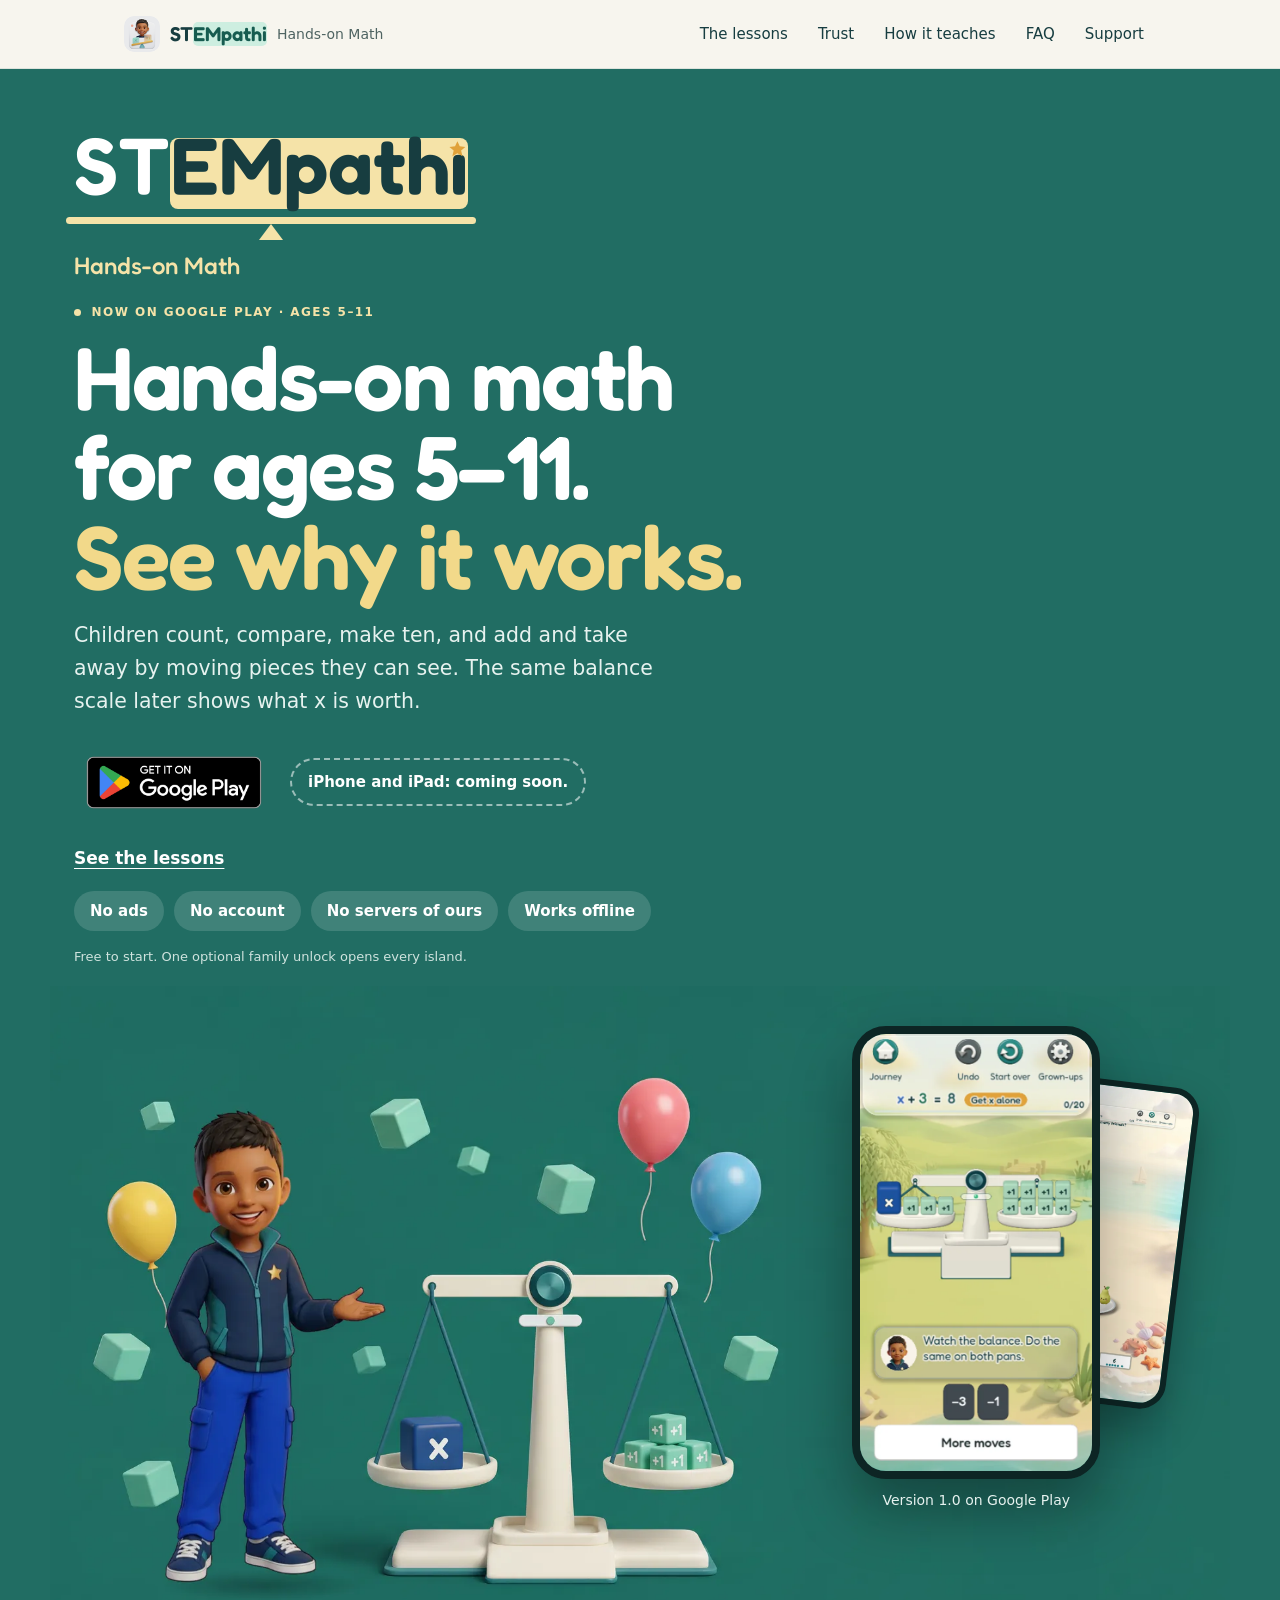
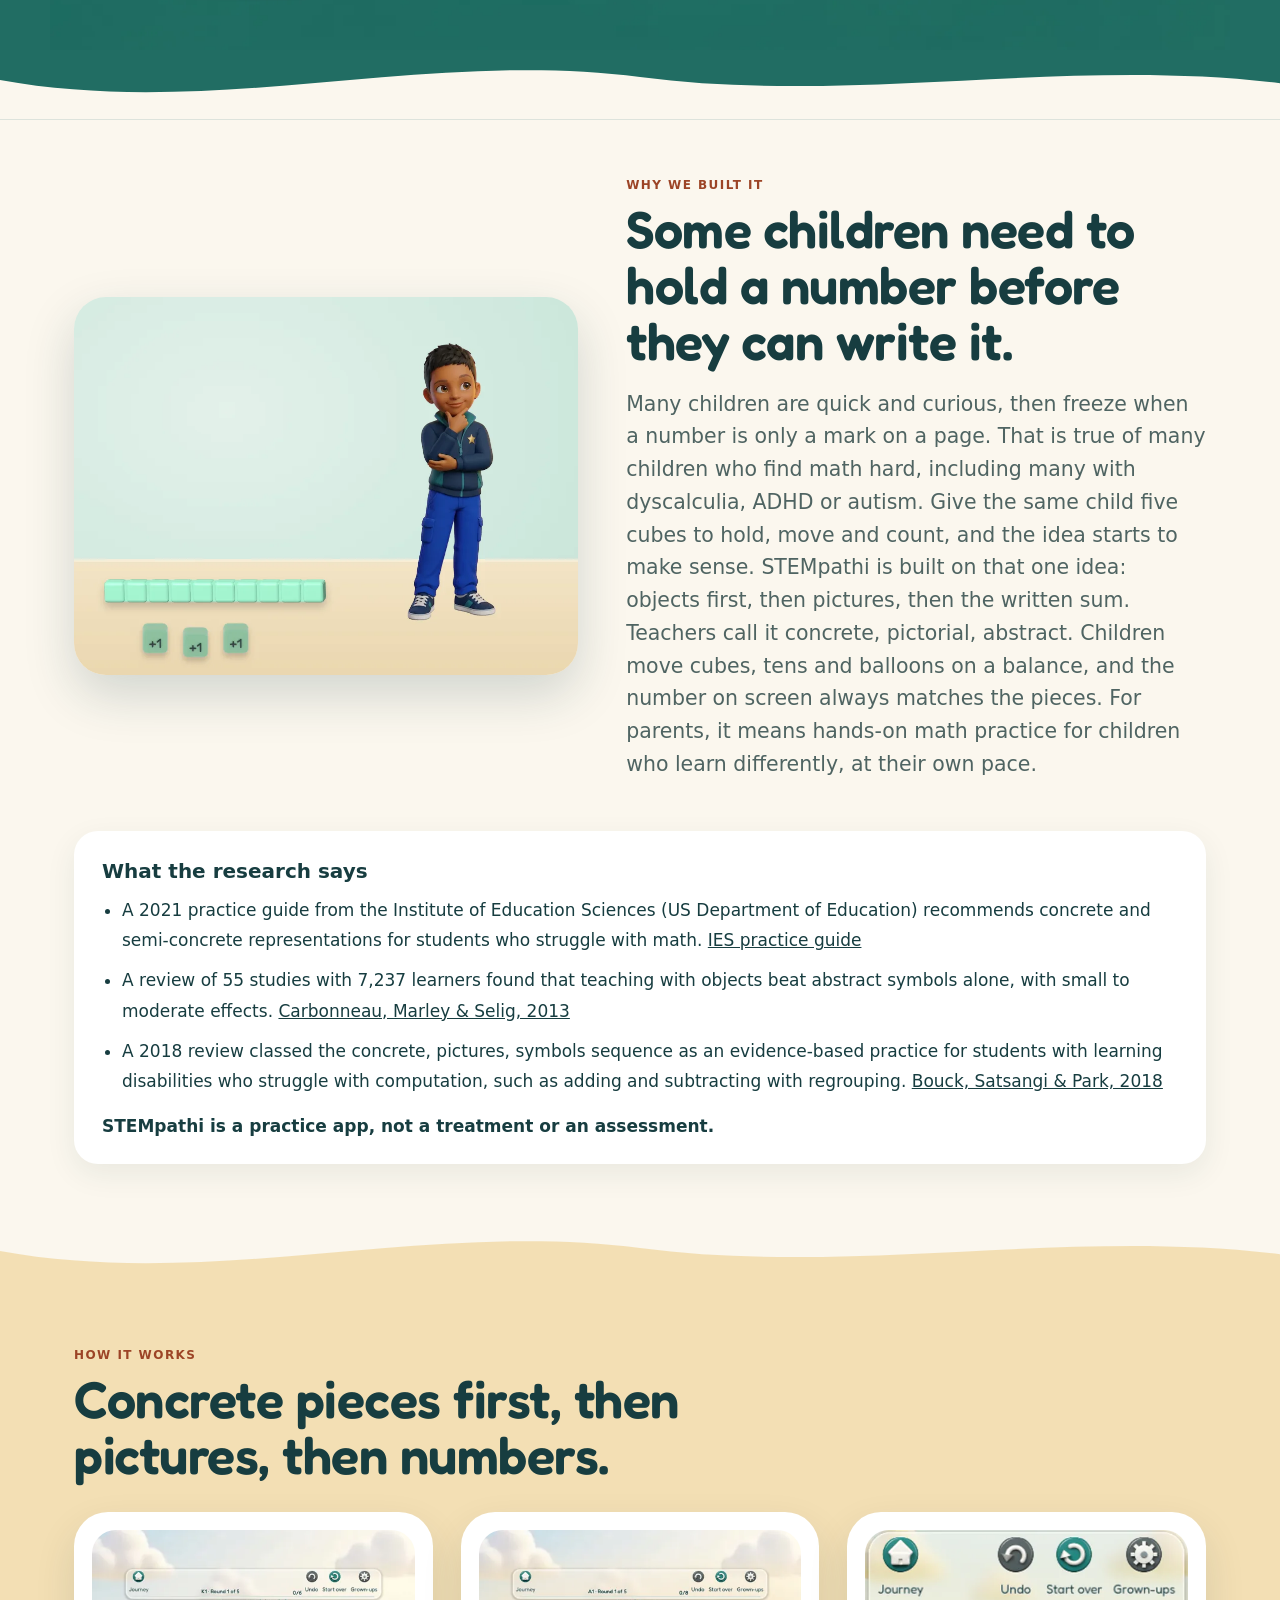
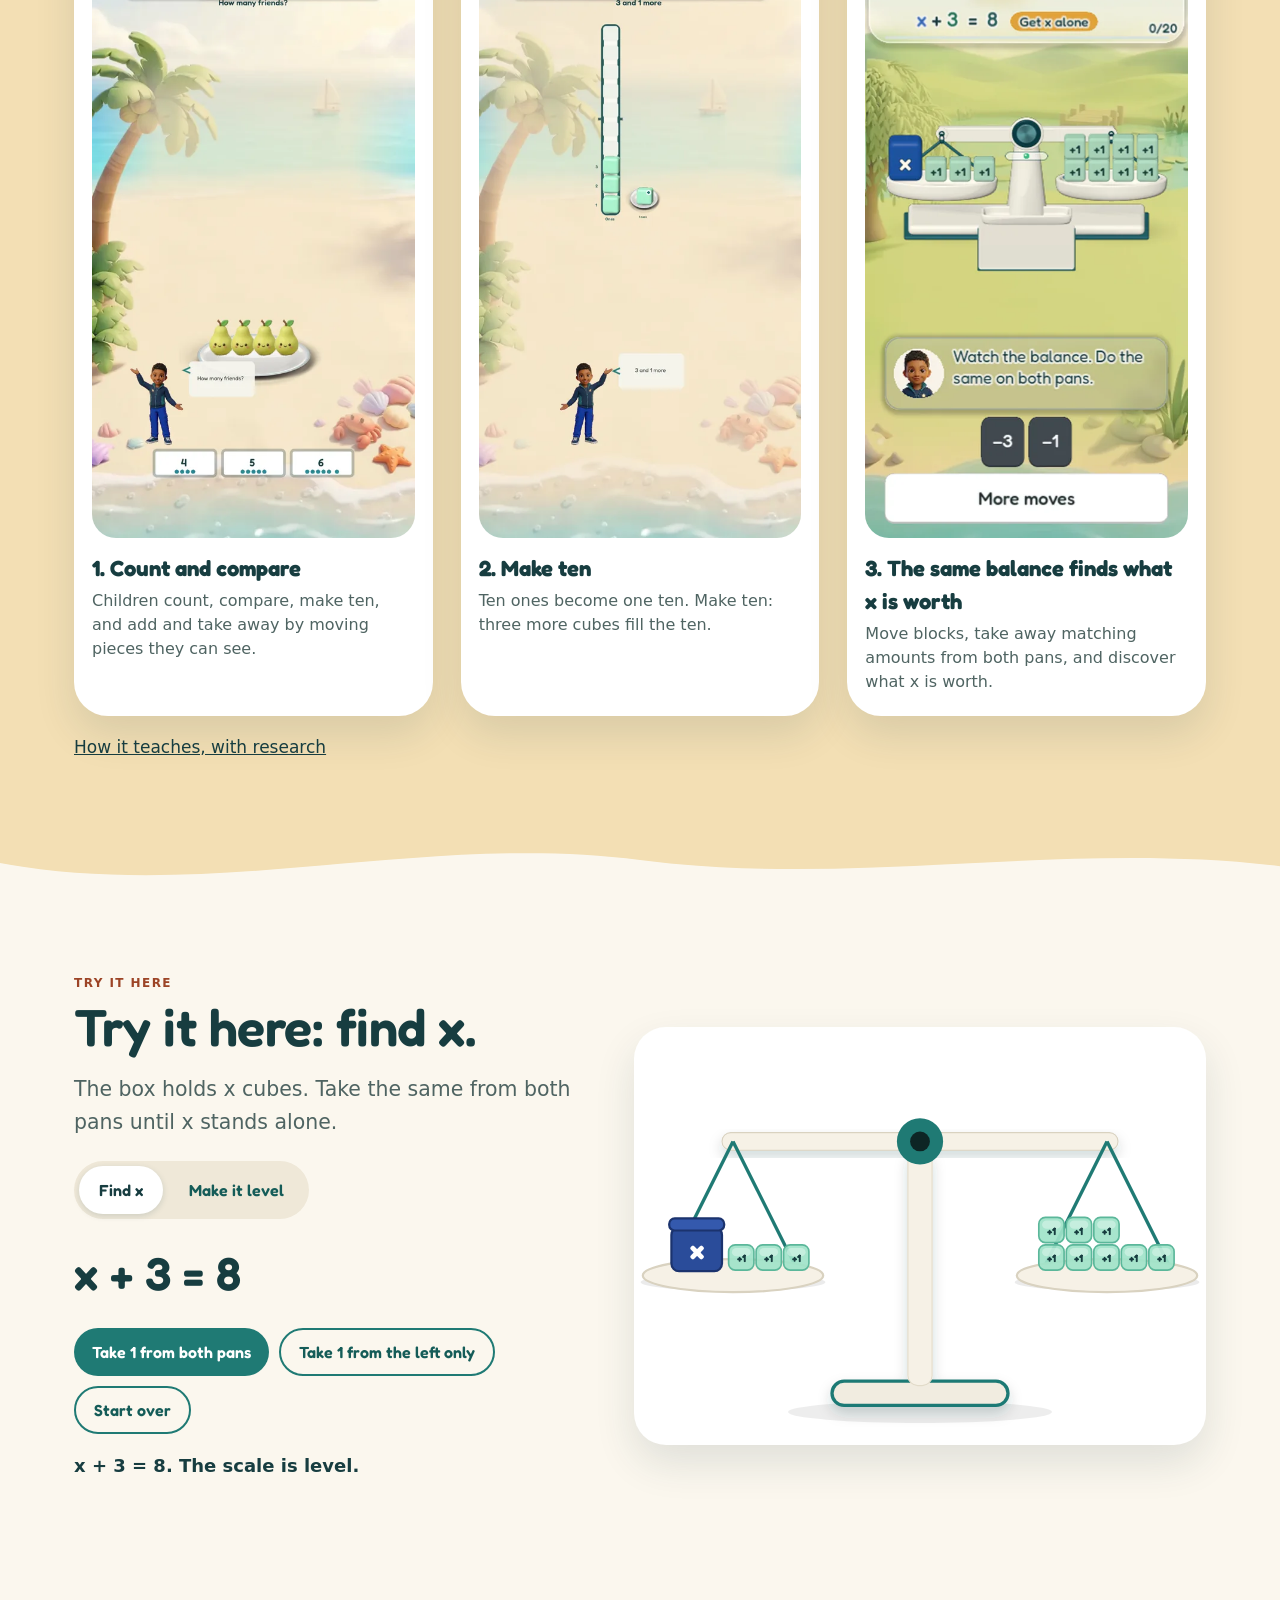
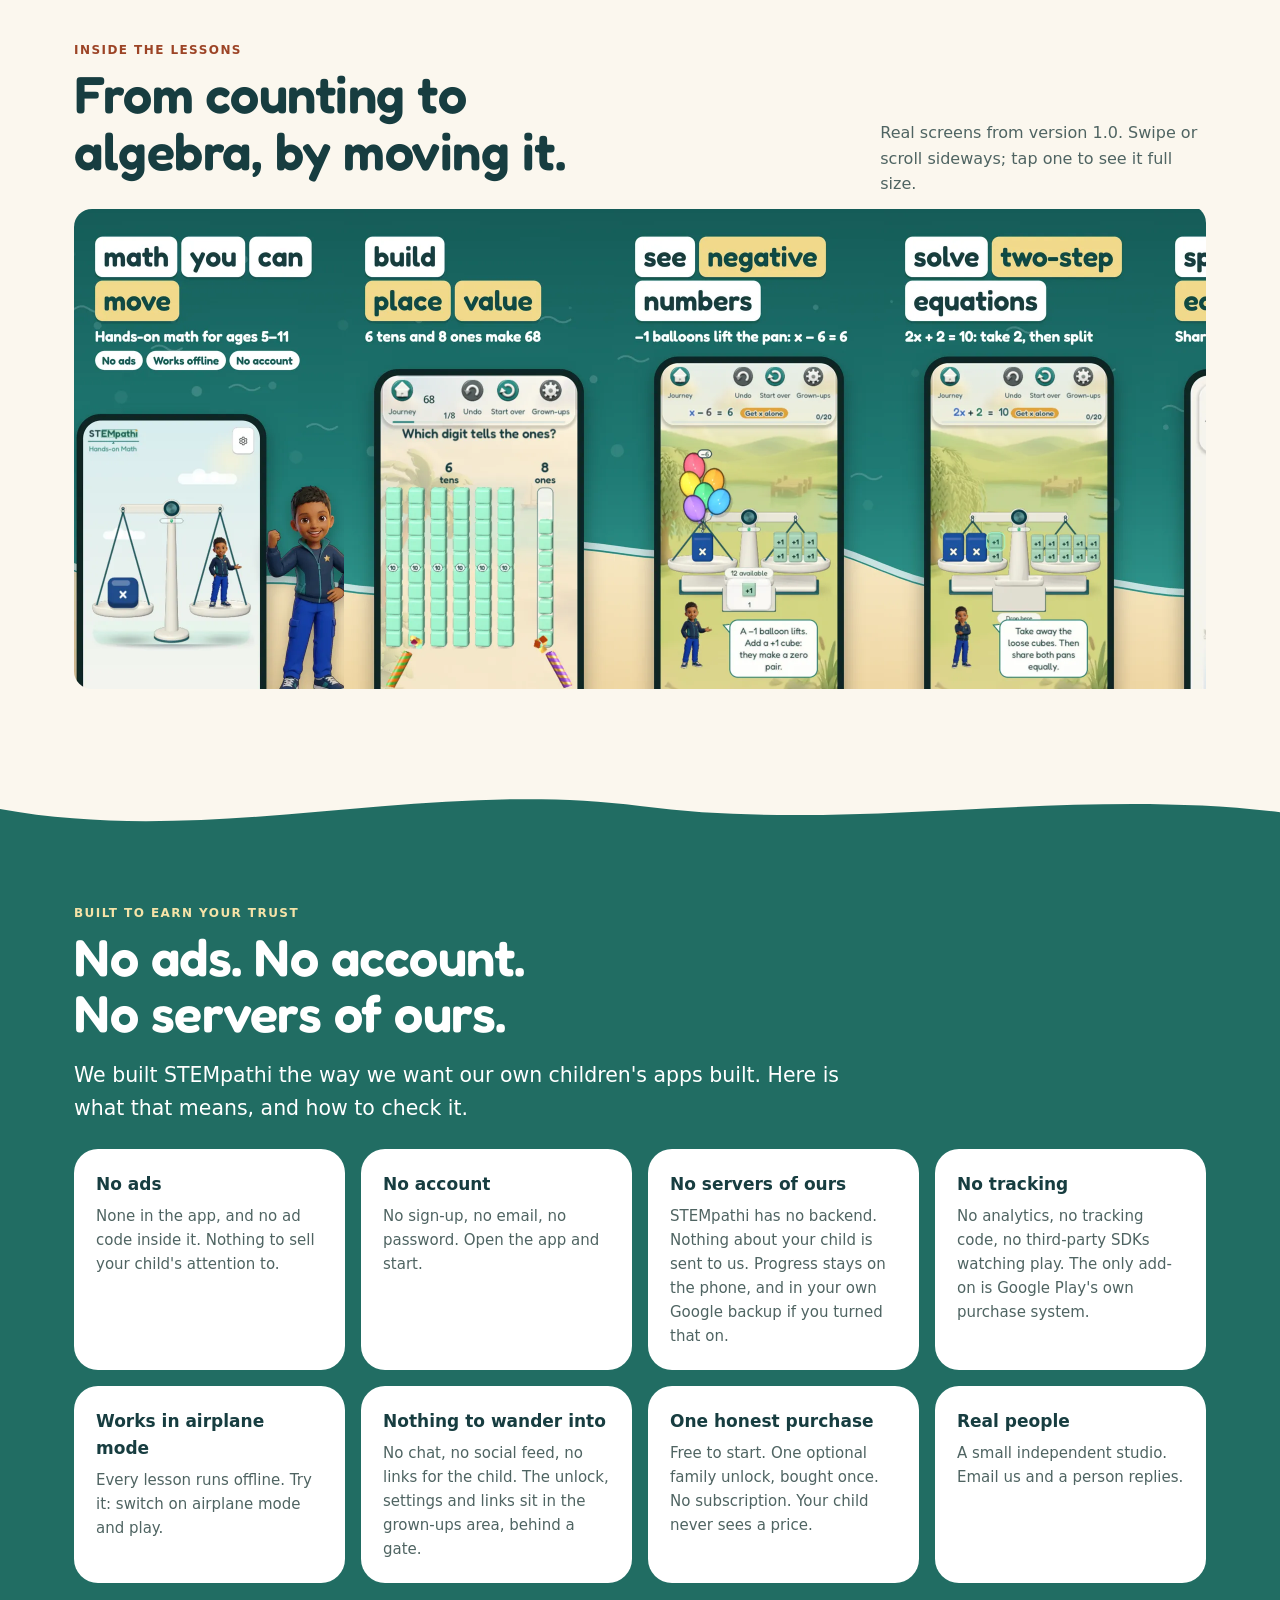
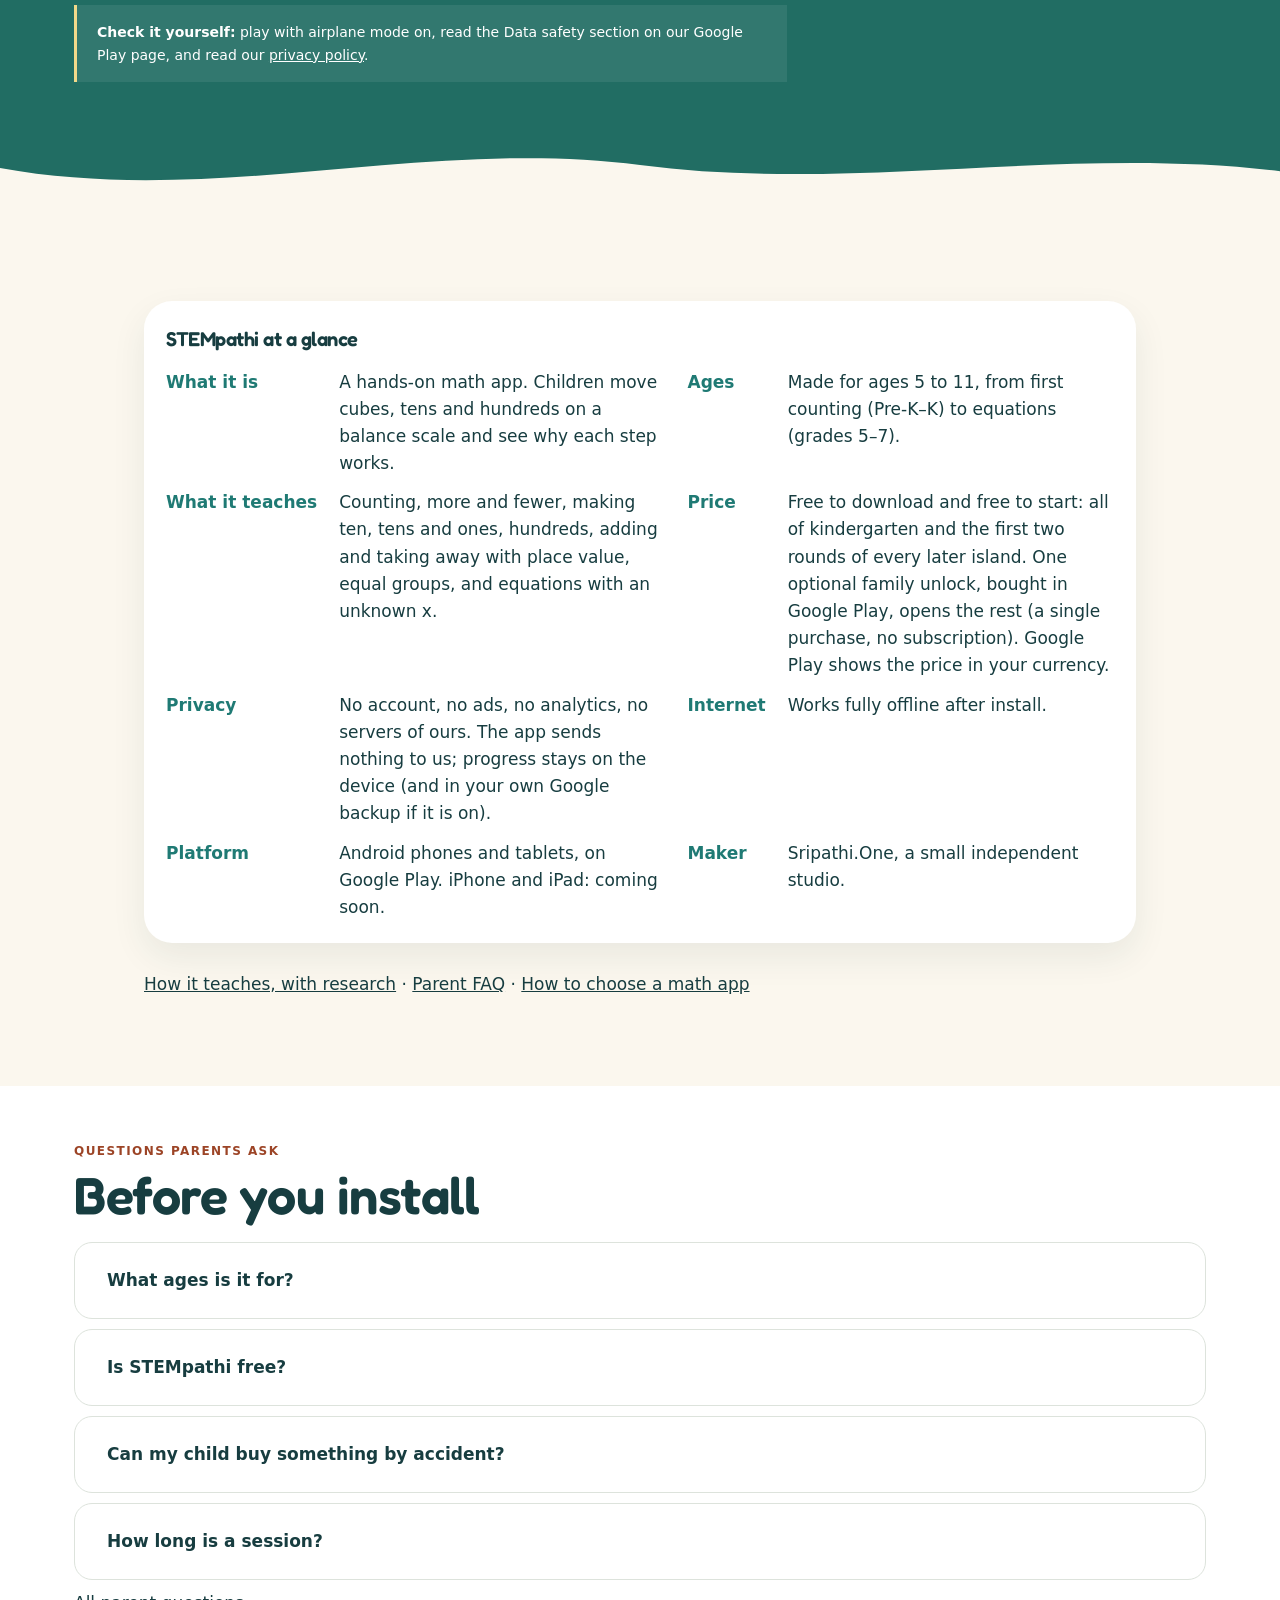
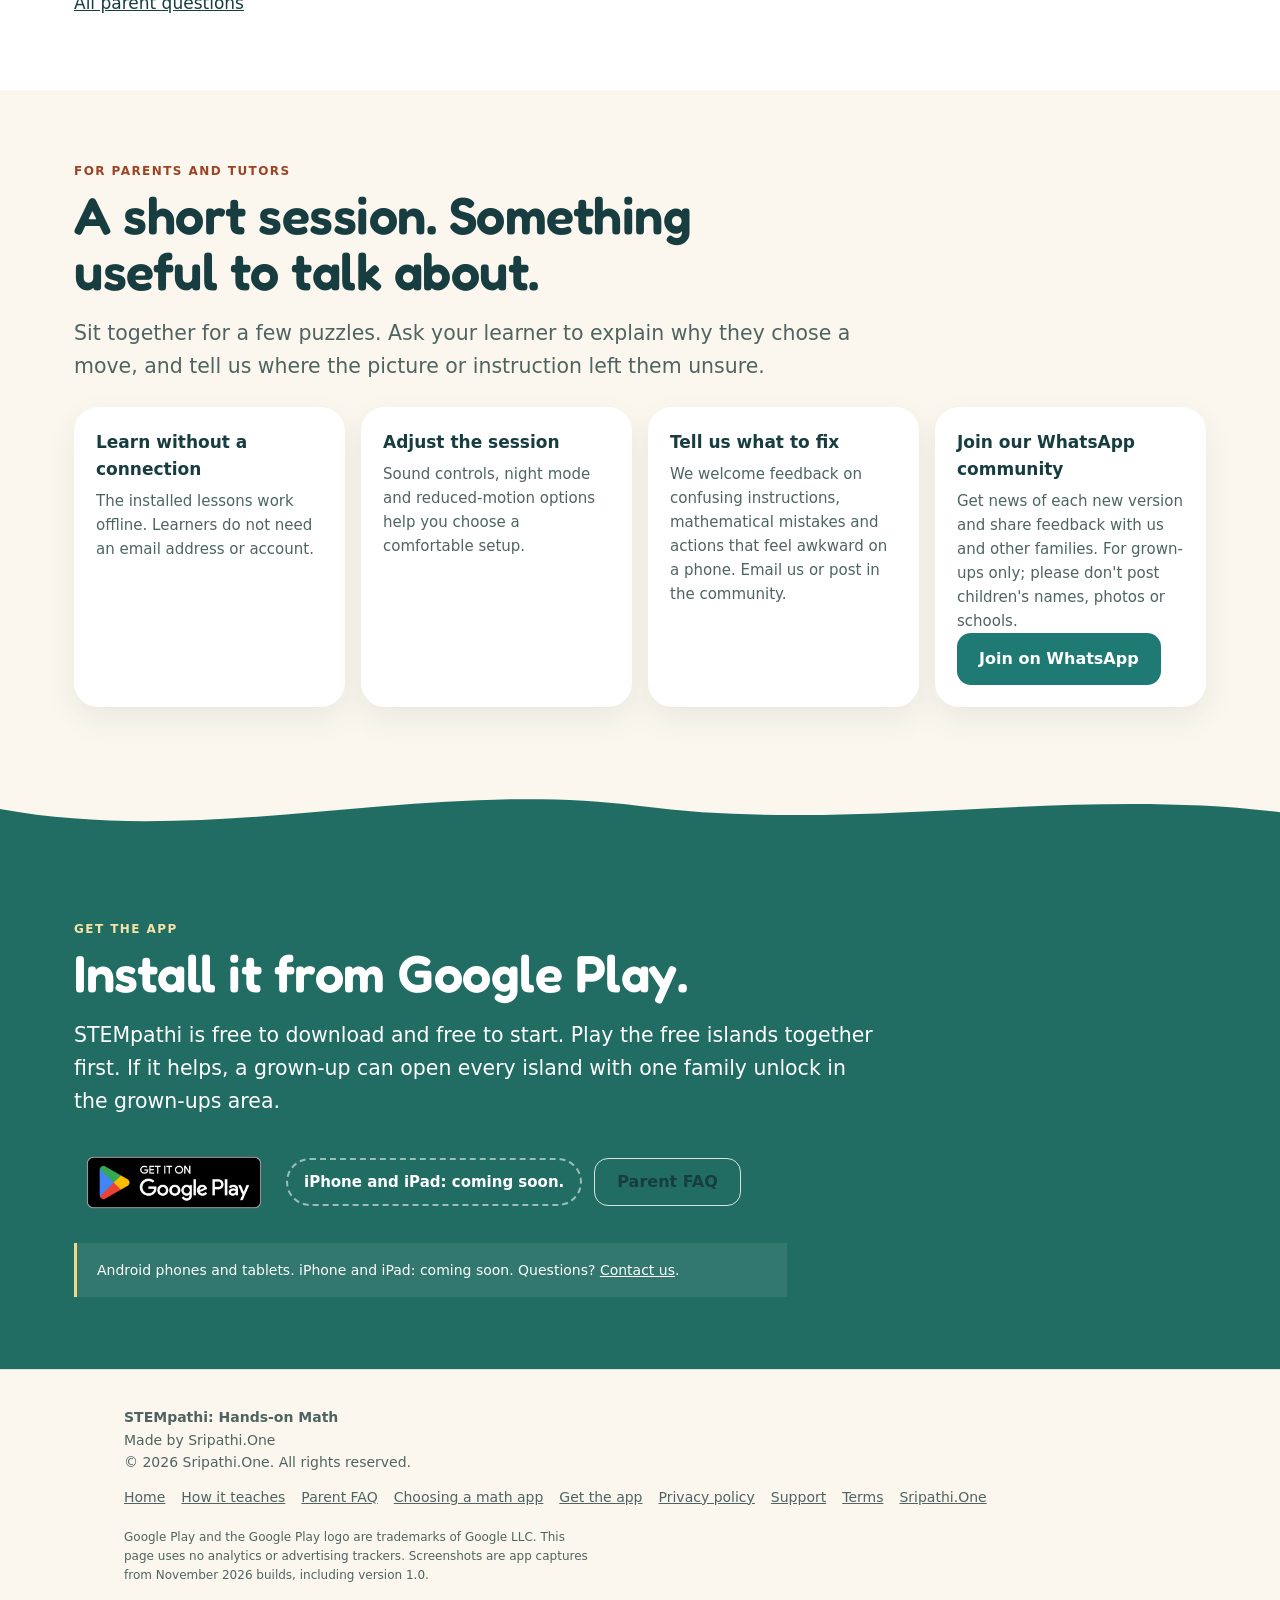
<file: index.html>
<!doctype html>
<html lang="en"><head>
<meta charset="utf-8"><meta name="viewport" content="width=device-width,initial-scale=1,viewport-fit=cover">
<meta name="msvalidate.01" content="71A096A8495009E3B7A9AFBDA2B334E0">
<link rel="stylesheet" href="/site.css?v=20261128h">
<title>Hands-on Math App for Kids 5–11 | STEMpathi</title><link rel="preload" as="image" href="/img/art/banner.webp?v=20261128h" fetchpriority="high"><link rel="preload" as="font" type="font/ttf" href="/fonts/Fredoka-Variable.ttf" crossorigin><link rel="icon" href="/favicon.ico" sizes="32x32"><link rel="icon" type="image/png" href="/img/icon-64.png?v=20261113"><link rel="apple-touch-icon" href="/img/apple-touch-icon-180.png">
<meta name="description" content="A hands-on math app for kids ages 5–11: count, learn place value and solve algebra on a balance scale. Works offline, no ads, no account.">
<link rel="canonical" href="https://stempathi.sripathi.one/">
<meta property="og:type" content="website"><meta property="og:site_name" content="STEMpathi"><meta property="og:title" content="STEMpathi: Hands-on Math"><meta property="og:description" content="STEMpathi: Hands-on Math is a math app for ages 5 to 11. Children move cubes on a balance scale to learn counting, place value and equations. Offline, no ads, no account."><meta property="og:image" content="https://stempathi.sripathi.one/img/og-1200x630.jpg"><meta property="og:image:width" content="1200"><meta property="og:image:height" content="630"><meta property="og:image:alt" content="STEMpathi: hands-on math for ages 5–11. A balance scale with x and six −1 balloons, and Avi the guide."><meta property="og:url" content="https://stempathi.sripathi.one/">
<meta name="twitter:card" content="summary_large_image"><meta name="twitter:title" content="STEMpathi: Hands-on Math"><meta name="twitter:description" content="STEMpathi: Hands-on Math is a math app for ages 5 to 11. Children move cubes on a balance scale to learn counting, place value and equations. Offline, no ads, no account."><meta name="twitter:image" content="https://stempathi.sripathi.one/img/og-1200x630.jpg">

<script type="application/ld+json">{"@context": "https://schema.org", "@type": "MobileApplication", "name": "STEMpathi: Hands-on Math", "alternateName": "STEMpathi", "url": "https://stempathi.sripathi.one/", "operatingSystem": "Android", "applicationCategory": "EducationalApplication", "applicationSubCategory": "Math", "description": "A hands-on math app: children move cubes, tens and hundreds on a balance scale to learn counting, place value and equations. Works offline. No ads, no account, no data collected. Free to start, with one optional family unlock.", "image": "https://stempathi.sripathi.one/press/icon-512.png", "screenshot": ["https://stempathi.sripathi.one/img/k3-scale-20261118.webp", "https://stempathi.sripathi.one/img/store/frame-2.webp", "https://stempathi.sripathi.one/img/store/frame-3.webp", "https://stempathi.sripathi.one/img/store/frame-5.webp"], "installUrl": "https://play.google.com/store/apps/details?id=one.sripathi.equationexplorer", "inLanguage": "en", "typicalAgeRange": "5-11", "audience": {"@type": "PeopleAudience", "suggestedMinAge": 5, "suggestedMaxAge": 11}, "educationalUse": "practice", "learningResourceType": "interactive app", "teaches": ["counting", "comparing numbers", "making ten", "place value: tens and ones", "hundreds and regrouping", "addition and subtraction", "equal groups", "equations with an unknown"], "featureList": ["Works fully offline", "No ads", "No account or login", "No analytics or data collection", "Balance-scale algebra", "Concrete, picture, then number", "Calm motion and night mode", "Free to start; one optional family unlock (in-app purchase)"], "offers": {"@type": "Offer", "price": "0", "priceCurrency": "USD", "availability": "https://schema.org/InStock", "url": "https://play.google.com/store/apps/details?id=one.sripathi.equationexplorer", "description": "Free to download. One optional in-app purchase (family unlock)."}, "publisher": {"@id": "https://stempathi.sripathi.one/#org"}, "downloadUrl": "https://play.google.com/store/apps/details?id=one.sripathi.equationexplorer"}</script>
<script type="application/ld+json">{"@context": "https://schema.org", "@type": "Organization", "@id": "https://stempathi.sripathi.one/#org", "name": "Sripathi.One", "url": "https://sripathi.one", "logo": "https://stempathi.sripathi.one/press/icon-512.png", "email": "r2k8@sripathi.one"}</script>
<script type="application/ld+json">{"@context": "https://schema.org", "@type": "WebSite", "name": "STEMpathi", "url": "https://stempathi.sripathi.one/", "publisher": {"@id": "https://stempathi.sripathi.one/#org"}}</script>
<link rel="stylesheet" href="/home.css?v=20261128h"></head><body>
<a class="skip" href="#main">Skip to content</a>
<header><div class="wrap"><nav aria-label="Main navigation"><a class="brand" href="/"><img src="/img/icon-64.png?v=20261113" alt="" width="36" height="36"><span class="wm">ST<span class="em">EMpathi</span></span> <small>Hands-on Math</small></a><button class="menu-btn" type="button" aria-expanded="false" aria-controls="site-menu">Menu</button><ul id="site-menu"><li><a href="#how">The lessons</a></li><li><a href="#trust">Trust</a></li><li><a href="/how-it-teaches/">How it teaches</a></li><li><a href="/faq/">FAQ</a></li><li><a href="/support/">Support</a></li></ul></nav></div></header>
<main id="main">
<section class="bandx hero2" style="background:#216d63"><div class="wrap2 hero2-top"><div class="logo-motion" role="img" aria-label="STEMpathi, Hands-on Math"><div class="word" aria-hidden="true"><span class="l" style="animation-delay:0s">S</span><span class="l" style="animation-delay:0.09s">T</span><span class="emw"><span class="hl"></span><span class="l" style="animation-delay:0.18s">E</span><span class="l" style="animation-delay:0.27s">M</span><span class="l" style="animation-delay:0.36s">p</span><span class="l" style="animation-delay:0.45s">a</span><span class="l" style="animation-delay:0.54s">t</span><span class="l" style="animation-delay:0.63s">h</span><span class="l" style="animation-delay:0.72s">ı<svg class="star" viewBox="0 0 24 24" aria-hidden="true"><path d="M12 2.5l2.7 6 6.5.6-4.9 4.3 1.5 6.4L12 16.5l-5.8 3.3 1.5-6.4L2.8 9.1l6.5-.6z" fill="#e0a23a"/></svg></span></span></div><div class="beamrow" aria-hidden="true"><div class="beam"></div><div class="fulcrum"></div></div><div class="tag" aria-hidden="true">Hands-on Math</div></div><div class="eyebrow"><span class="status-dot"></span> Now on Google Play · Ages 5–11</div><h1>Hands-on math for ages 5–11.<br><em>See why it works.</em></h1><div class="hero-phone-m"><img src="/img/rel/06-algebra-balance.webp" width="540" height="1017" alt="The balance in STEMpathi: an x box and three +1 cubes on one pan, eight +1 cubes on the other."></div><p class="lead">Children count, compare, make ten, and add and take away by moving pieces they can see. The same balance scale later shows what x is worth.</p><div class="cta2"><a class="play-badge" href="https://play.google.com/store/apps/details?id=one.sripathi.equationexplorer"><img src="/img/google-play-badge.png" alt="Get it on Google Play" width="200" height="77"></a><span class="soon-chip">iPhone and iPad: coming soon.</span></div><p class="seelessons"><a href="#how">See the lessons</a></p><ul class="facts"><li>No ads</li><li>No account</li><li>No servers of ours</li><li>Works offline</li></ul><p class="beta-note">Free to start. One optional family unlock opens every island.</p></div>
<div class="hero2-art"><img class="banner" src="/img/art/banner.webp?v=20261128h" width="1800" height="1013" alt="Avi, the STEMpathi guide, beside a balance scale with an x box on one pan and cubes on the other, with floating cubes and balloons." fetchpriority="high"><div class="phone2-back" aria-hidden="true"><img src="/img/rel/03-k-lesson-avi.webp" width="540" height="1018" alt="" loading="lazy"></div><div class="phone2-wrap"><div class="phone2"><img src="/img/rel/06-algebra-balance.webp" width="540" height="1017" alt="The real app: the balance with x + 3 = 8."></div><p class="phone2-cap">Version 1.0 on Google Play</p></div></div></section>
<div class="wave " aria-hidden="true" style="background:#fbf7ee"><svg viewBox="0 0 1440 90" preserveAspectRatio="none"><path d="M0,40 C240,90 480,0 720,36 C960,72 1200,10 1440,44 L1440,0 L0,0 Z" fill="#216d63"/></svg></div>
<section class="bandx" id="story" style="background:#fbf7ee"><div class="wrap2 story2"><img class="story-art" src="/img/art/story.webp?v=20261128h" width="1000" height="750" alt="Avi, the STEMpathi guide, thinking beside a bar of ten cubes and three +1 cubes on a table." loading="lazy"><div><div class="eyebrow">Why we built it</div><h2>Some children need to hold a number before they can write it.</h2><p class="lead">Many children are quick and curious, then freeze when a number is only a mark on a page. That is true of many children who find math hard, including many with dyscalculia, ADHD or autism. Give the same child five cubes to hold, move and count, and the idea starts to make sense. STEMpathi is built on that one idea: objects first, then pictures, then the written sum. Teachers call it concrete, pictorial, abstract. Children move cubes, tens and balloons on a balance, and the number on screen always matches the pieces. For parents, it means hands-on math practice for children who learn differently, at their own pace.</p></div></div><div class="wrap2"><div class="research"><h3>What the research says</h3><ul>
<li>A 2021 practice guide from the Institute of Education Sciences (US Department of Education) recommends concrete and semi-concrete representations for students who struggle with math. <a href="https://ies.ed.gov/ncee/wwc/practiceguide/26" rel="noopener">IES practice guide</a></li>
<li>A review of 55 studies with 7,237 learners found that teaching with objects beat abstract symbols alone, with small to moderate effects. <a href="https://doi.org/10.1037/a0031084" rel="noopener">Carbonneau, Marley &amp; Selig, 2013</a></li>
<li>A 2018 review classed the concrete, pictures, symbols sequence as an evidence-based practice for students with learning disabilities who struggle with computation, such as adding and subtracting with regrouping. <a href="https://doi.org/10.1177/0741932517721712" rel="noopener">Bouck, Satsangi &amp; Park, 2018</a></li></ul>
<p class="note">STEMpathi is a practice app, not a treatment or an assessment.</p></div></div></section>
<div class="wave " aria-hidden="true" style="background:#f3dfb4"><svg viewBox="0 0 1440 90" preserveAspectRatio="none"><path d="M0,40 C240,90 480,0 720,36 C960,72 1200,10 1440,44 L1440,0 L0,0 Z" fill="#fbf7ee"/></svg></div>
<section class="bandx" id="howit" style="background:#f3dfb4"><div class="wrap2"><div class="eyebrow">How it works</div><h2>Concrete pieces first, then pictures, then numbers.</h2><div class="tiles"><figure><img src="/img/rel/03-k-lesson-avi.webp" width="540" height="1018" alt="Four pears on a plate and the question: How many friends?" loading="lazy"><figcaption><strong>1. Count and compare</strong><span>Children count, compare, make ten, and add and take away by moving pieces they can see.</span></figcaption></figure><figure><img src="/img/rel/05-add-subtract.webp" width="540" height="1018" alt="A column of cubes filling up to ten." loading="lazy"><figcaption><strong>2. Make ten</strong><span>Ten ones become one ten. Make ten: three more cubes fill the ten.</span></figcaption></figure><figure><img src="/img/rel/06-algebra-balance.webp" width="540" height="1017" alt="The balance with x + 3 = 8 and Avi saying: Watch the balance. Do the same on both pans." loading="lazy"><figcaption><strong>3. The same balance finds what x is worth</strong><span>Move blocks, take away matching amounts from both pans, and discover what x is worth.</span></figcaption></figure></div><p><a href="/how-it-teaches/">How it teaches, with research</a></p></div></section>
<div class="wave " aria-hidden="true" style="background:#fbf7ee"><svg viewBox="0 0 1440 90" preserveAspectRatio="none"><path d="M0,40 C240,90 480,0 720,36 C960,72 1200,10 1440,44 L1440,0 L0,0 Z" fill="#f3dfb4"/></svg></div>
<section class="bandx" id="try" style="background:#fbf7ee"><div class="wrap2 try2"><div><div class="eyebrow">Try it here</div><h2>Try it here: find x.</h2><p class="lead">The box holds x cubes. Take the same from both pans until x stands alone.</p>
<div class="toy-tabs" role="tablist" aria-label="Choose a puzzle"><button type="button" role="tab" data-mode="findx" aria-selected="true">Find x</button><button type="button" role="tab" data-mode="level" aria-selected="false">Make it level</button></div>
<p class="toy-eq" aria-hidden="true">x + 3 = 8</p>
<div class="toy-btns toy-findx" role="group" aria-label="Find x controls">
<button type="button" data-a="both-">Take 1 from both pans</button><button type="button" data-a="both+" class="ghost">Put 1 back on both</button><button type="button" data-a="left-" class="ghost">Take 1 from the left only</button><button type="button" data-a="left+" hidden>Put it back on the left</button><button type="button" data-a="next" hidden>Try another</button><button type="button" data-a="restart" class="ghost">Start over</button></div>
<div class="toy-btns toy-level" role="group" aria-label="Make it level controls" hidden>
<button type="button" data-a="L+" aria-label="Add one cube to the left pan">+1 left</button><button type="button" data-a="L-" aria-label="Take one cube from the left pan">−1 left</button><button type="button" data-a="R+" aria-label="Add one cube to the right pan">+1 right</button><button type="button" data-a="R-" aria-label="Take one cube from the right pan">−1 right</button><button type="button" data-a="level0" class="ghost" aria-label="Start over with 3 cubes left and 1 right">Start over</button></div>
<p class="toy-read" aria-live="polite"></p></div>
<svg id="toy-svg" class="toy" viewBox="0 0 520 380" aria-hidden="true" focusable="false">
<defs><filter id="toy-sh" x="-20%" y="-20%" width="140%" height="160%"><feDropShadow dx="0" dy="6" stdDeviation="6" flood-color="#173d40" flood-opacity=".18"/></filter></defs>
<ellipse cx="260" cy="350" rx="120" ry="10" fill="#000" fill-opacity=".07"/>
<g filter="url(#toy-sh)"><rect x="180" y="322" width="160" height="22" rx="11" fill="#f1ece0" stroke="#1f7a74" stroke-width="3"/><rect x="249" y="112" width="22" height="214" rx="9" fill="#f6f1e6" stroke="#e2dbc9"/></g>
<g id="beam" filter="url(#toy-sh)"><rect x="80" y="96" width="360" height="16" rx="8" fill="#f6f1e6" stroke="#d9d2c0"/></g>
<circle cx="260" cy="104" r="21" fill="#1f7a74"/><circle cx="260" cy="104" r="9" fill="#0d2524"/>
<g id="panL"></g><g id="panR"></g></svg></div></section>
<section class="bandx" id="how" style="background:#fbf7ee"><div class="wrap"><div class="section-heading"><div><div class="eyebrow">Inside the lessons</div><h2>From counting to algebra, by moving it.</h2></div><p>Real screens from version 1.0. Swipe or scroll sideways; tap one to see it full size.</p></div>
<ul class="store-strip" aria-label="App screens from counting to algebra, and what the app never does"><li><a href="/img/store/frame-1.webp"><img src="/img/store/frame-1.webp" width="540" height="960" alt="STEMpathi welcome screen: a balance scale with an x box and Avi. Headline: math you can move." loading="lazy"></a></li><li><a href="/img/store/frame-2.webp"><img src="/img/store/frame-2.webp" width="540" height="960" alt="Grade 1 place value: 6 tens and 8 ones make 68." loading="lazy"></a></li><li><a href="/img/store/frame-3.webp"><img src="/img/store/frame-3.webp" width="540" height="960" alt="Negative numbers: six −1 balloons lift the pan in x − 6 = 6." loading="lazy"></a></li><li><a href="/img/store/frame-4.webp"><img src="/img/store/frame-4.webp" width="540" height="960" alt="Two-step equation 2x + 2 = 10 on the balance: take 2 away, then split." loading="lazy"></a></li><li><a href="/img/store/frame-5.webp"><img src="/img/store/frame-5.webp" width="540" height="960" alt="Equal groups: 4x = 120 with a hundred square shared into 4 boxes." loading="lazy"></a></li><li><a href="/img/store/frame-6.webp"><img src="/img/store/frame-6.webp" width="540" height="960" alt="Brackets: (x + 3) + 2 = 9, open the group one step at a time." loading="lazy"></a></li><li><a href="/img/store/frame-7.webp"><img src="/img/store/frame-7.webp" width="540" height="960" alt="The journey map: islands in learning order from counting to algebra." loading="lazy"></a></li><li><a href="/img/store/frame-8.webp"><img src="/img/store/frame-8.webp" width="540" height="960" alt="Safe by design: no ads, no account, no servers of ours, no tracking, works offline." loading="lazy"></a></li></ul>
</div></section>
<div class="wave " aria-hidden="true" style="background:#216d63"><svg viewBox="0 0 1440 90" preserveAspectRatio="none"><path d="M0,40 C240,90 480,0 720,36 C960,72 1200,10 1440,44 L1440,0 L0,0 Z" fill="#fbf7ee"/></svg></div>
<section class="bandx dark" id="trust" style="background:#216d63"><div class="wrap"><div class="eyebrow">Built to earn your trust</div><h2>No ads. No account. No servers of ours.</h2><p class="lead">We built STEMpathi the way we want our own children's apps built. Here is what that means, and how to check it.</p><div class="cards trust-cards"><div class="card"><h3>No ads</h3><p>None in the app, and no ad code inside it. Nothing to sell your child's attention to.</p></div><div class="card"><h3>No account</h3><p>No sign-up, no email, no password. Open the app and start.</p></div><div class="card"><h3>No servers of ours</h3><p>STEMpathi has no backend. Nothing about your child is sent to us. Progress stays on the phone, and in your own Google backup if you turned that on.</p></div><div class="card"><h3>No tracking</h3><p>No analytics, no tracking code, no third-party SDKs watching play. The only add-on is Google Play's own purchase system.</p></div><div class="card"><h3>Works in airplane mode</h3><p>Every lesson runs offline. Try it: switch on airplane mode and play.</p></div><div class="card"><h3>Nothing to wander into</h3><p>No chat, no social feed, no links for the child. The unlock, settings and links sit in the grown-ups area, behind a gate.</p></div><div class="card"><h3>One honest purchase</h3><p>Free to start. One optional family unlock, bought once. No subscription. Your child never sees a price.</p></div><div class="card"><h3>Real people</h3><p>A small independent studio. Email us and a person replies.</p></div></div><p class="preview-note"><strong>Check it yourself:</strong> play with airplane mode on, read the Data safety section on our Google Play page, and read our <a href="/privacy/">privacy policy</a>.</p></div></section>
<div class="wave " aria-hidden="true" style="background:#fbf7ee"><svg viewBox="0 0 1440 90" preserveAspectRatio="none"><path d="M0,40 C240,90 480,0 720,36 C960,72 1200,10 1440,44 L1440,0 L0,0 Z" fill="#216d63"/></svg></div>
<section class="bandx" id="glance" style="background:#fbf7ee"><div class="wrap" style="max-width:1040px"><div class="card facts-card" style="margin:22px 0 28px"><h2 style="font-size:20px">STEMpathi at a glance</h2><dl class="kv">
<dt>What it is</dt><dd>A hands-on math app. Children move cubes, tens and hundreds on a balance scale and see why each step works.</dd>
<dt>Ages</dt><dd>Made for ages 5 to 11, from first counting (Pre-K–K) to equations (grades 5–7).</dd>
<dt>What it teaches</dt><dd>Counting, more and fewer, making ten, tens and ones, hundreds, adding and taking away with place value, equal groups, and equations with an unknown x.</dd>
<dt>Price</dt><dd>Free to download and free to start: all of kindergarten and the first two rounds of every later island. One optional family unlock, bought in Google Play, opens the rest (a single purchase, no subscription). Google Play shows the price in your currency.</dd>
<dt>Privacy</dt><dd>No account, no ads, no analytics, no servers of ours. The app sends nothing to us; progress stays on the device (and in your own Google backup if it is on).</dd>
<dt>Internet</dt><dd>Works fully offline after install.</dd>
<dt>Platform</dt><dd>Android phones and tablets, on Google Play. iPhone and iPad: coming soon.</dd>
<dt>Maker</dt><dd>Sripathi.One, a small independent studio.</dd>
</dl></div><p><a href="/how-it-teaches/">How it teaches, with research</a> · <a href="/faq/">Parent FAQ</a> · <a href="/choosing-a-math-app/">How to choose a math app</a></p></div></section>
<section class="bandx" id="questions" style="background:#ffffff"><div class="wrap"><div class="eyebrow">Questions parents ask</div><h2>Before you install</h2><div class="qa"><details><summary>What ages is it for?</summary><p>It is made for ages 5 to 11. It starts with first counting (Pre-K–K) and goes on to equations (grades 5–7), so a family can use it for several years.</p></details><details><summary>Is STEMpathi free?</summary><p>It is free to download and free to start. All of kindergarten and the first two rounds of every later island are free. One optional family unlock opens everything else. It is a single purchase through Google Play, not a subscription, and Google Play shows the price in your currency. There are no ads.</p></details><details><summary>Can my child buy something by accident?</summary><p>No. The child never sees a price or a buy button. When a child reaches a locked island after the free rounds, the app says to ask a grown-up. The unlock is in the grown-ups area, behind a grown-ups gate, and Google Play handles the payment.</p></details><details><summary>How long is a session?</summary><p>Each island is a short set of puzzles. Ten to fifteen minutes with a grown-up nearby is a good start, and the app has no timers or streak pressure.</p></details></div><p><a href="/faq/">All parent questions</a></p></div></section>
<section class="bandx" id="families" style="background:#fbf7ee"><div class="wrap"><div class="eyebrow">For parents and tutors</div><h2>A short session. Something useful to talk about.</h2><p class="lead">Sit together for a few puzzles. Ask your learner to explain why they chose a move, and tell us where the picture or instruction left them unsure.</p><div class="cards">
<div class="card"><h3>Learn without a connection</h3><p>The installed lessons work offline. Learners do not need an email address or account.</p></div><div class="card"><h3>Adjust the session</h3><p>Sound controls, night mode and reduced-motion options help you choose a comfortable setup.</p></div><div class="card"><h3>Tell us what to fix</h3><p>We welcome feedback on confusing instructions, mathematical mistakes and actions that feel awkward on a phone. Email us or post in the community.</p></div><div class="card"><h3>Join our WhatsApp community</h3><p>Get news of each new version and share feedback with us and other families. For grown-ups only; please don't post children's names, photos or schools.</p><a class="button" href="https://chat.whatsapp.com/KOaxqfOwzSR8U9sJGim0v2" rel="noopener">Join on WhatsApp</a></div>
</div></div></section>
<div class="wave " aria-hidden="true" style="background:#216d63"><svg viewBox="0 0 1440 90" preserveAspectRatio="none"><path d="M0,40 C240,90 480,0 720,36 C960,72 1200,10 1440,44 L1440,0 L0,0 Z" fill="#fbf7ee"/></svg></div>
<section class="bandx dark" id="join" style="background:#216d63"><div class="wrap">
<div class="eyebrow">Get the app</div><h2>Install it from Google Play.</h2>
<p class="lead">STEMpathi is free to download and free to start. Play the free islands together first. If it helps, a grown-up can open every island with one family unlock in the grown-ups area.</p>
<div class="cta"><a class="play-badge" href="https://play.google.com/store/apps/details?id=one.sripathi.equationexplorer"><img src="/img/google-play-badge.png" alt="Get it on Google Play" width="200" height="77"></a><span class="soon-chip">iPhone and iPad: coming soon.</span><a class="button ghost" href="/faq/">Parent FAQ</a></div>
<p class="preview-note">Android phones and tablets. iPhone and iPad: coming soon. Questions? <a href="/support/">Contact us</a>.</p>
</div></section>
</main>
<footer><div class="wrap"><div class="row"><div><strong>STEMpathi: Hands-on Math</strong><br>Made by Sripathi.One<br>© 2026 Sripathi.One. All rights reserved.</div><ul><li><a href="/">Home</a></li><li><a href="/how-it-teaches/">How it teaches</a></li><li><a href="/faq/">Parent FAQ</a></li><li><a href="/choosing-a-math-app/">Choosing a math app</a></li><li><a href="/get/">Get the app</a></li><li><a href="/privacy/">Privacy policy</a></li><li><a href="/support/">Support</a></li><li><a href="/terms/">Terms</a></li><li><a href="https://sripathi.one">Sripathi.One</a></li></ul></div><p class="footer-note">Google Play and the Google Play logo are trademarks of Google LLC. This page uses no analytics or advertising trackers. Screenshots are app captures from November 2026 builds, including version 1.0.</p></div></footer>
<script src="/js/balance-toy.js?v=20261128h" defer></script><script src="/js/menu.js?v=20261128h" defer></script></body></html>
</file>
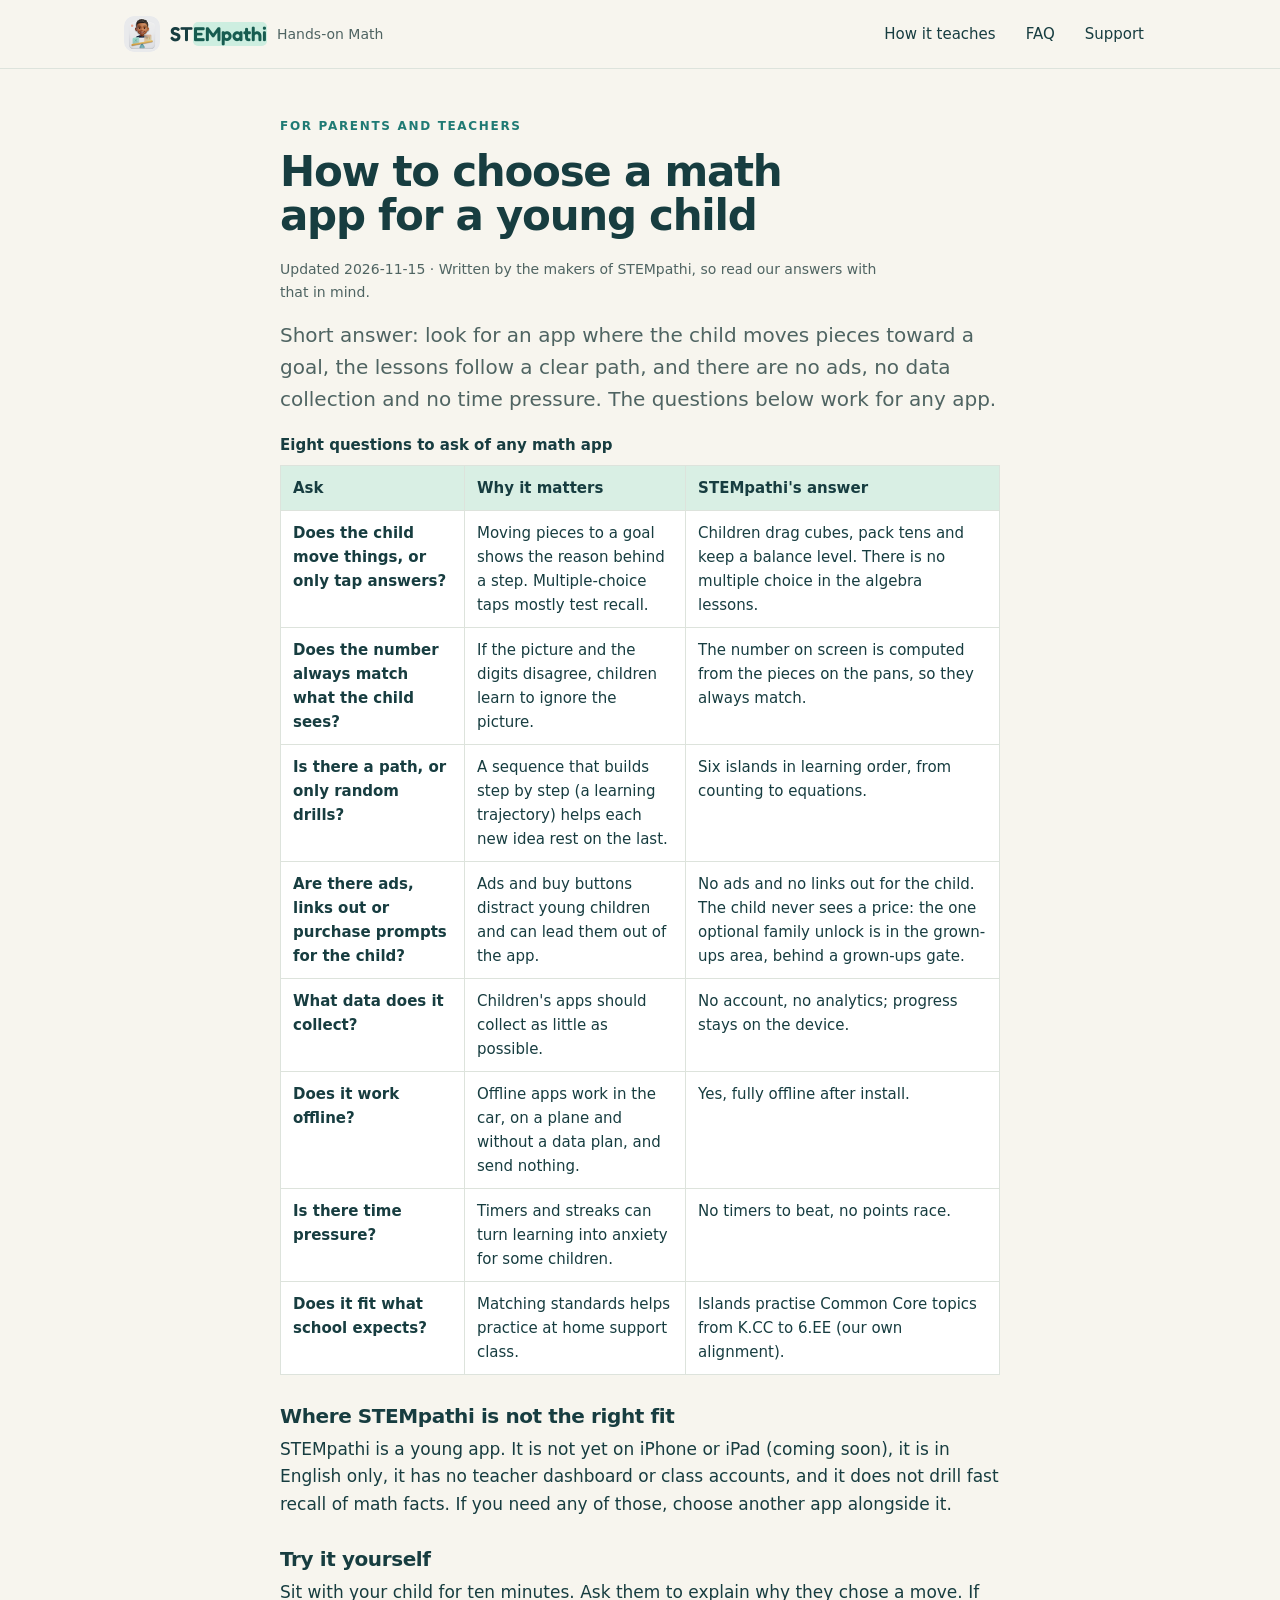
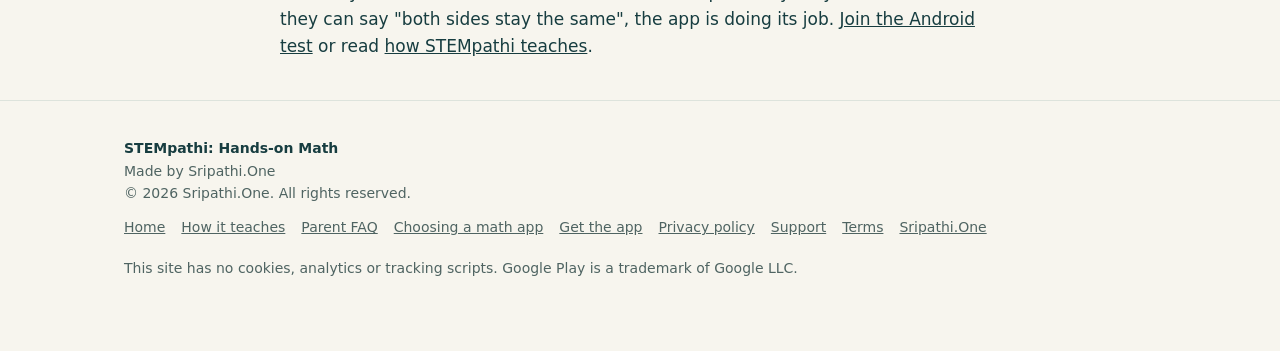
<file: choosing-a-math-app/index.html>
<!doctype html><html lang="en"><head><meta charset="utf-8"><meta name="viewport" content="width=device-width,initial-scale=1,viewport-fit=cover">
<link rel="stylesheet" href="/site.css?v=20261128h">
<title>How to Choose a Math App for Kids 5–11: Parent Checklist | STEMpathi</title><link rel="icon" href="/favicon.ico" sizes="32x32"><link rel="icon" type="image/png" href="/img/icon-64.png?v=20261113"><link rel="apple-touch-icon" href="/img/apple-touch-icon-180.png">
<meta name="description" content="An eight-question checklist for choosing a math app for kids 5–11: hands-on pieces, a learning path, no ads, no data collection, offline use and no time pressure.">
<link rel="canonical" href="https://stempathi.sripathi.one/choosing-a-math-app/">
<meta property="og:type" content="article"><meta property="og:site_name" content="STEMpathi"><meta property="og:title" content="How to choose a math app for a young child (ages 5–11)"><meta property="og:description" content="A plain checklist for choosing a math app for ages 5 to 11: hands-on pieces, a learning path, no ads, no data collection, offline use, no time pressure."><meta property="og:url" content="https://stempathi.sripathi.one/choosing-a-math-app/"><meta property="og:image" content="https://stempathi.sripathi.one/img/og-1200x630.jpg"><meta property="og:image:width" content="1200"><meta property="og:image:height" content="630"><meta property="og:image:alt" content="STEMpathi: hands-on math for ages 5–11. A balance scale with x and six −1 balloons, and Avi the guide.">
<meta name="twitter:card" content="summary_large_image"><meta name="twitter:title" content="How to choose a math app for a young child (ages 5–11)"><meta name="twitter:description" content="A plain checklist for choosing a math app for ages 5 to 11: hands-on pieces, a learning path, no ads, no data collection, offline use, no time pressure."><meta name="twitter:image" content="https://stempathi.sripathi.one/img/og-1200x630.jpg">
<script type="application/ld+json">{"@context": "https://schema.org", "@type": "BreadcrumbList", "itemListElement": [{"@type": "ListItem", "position": 1, "name": "Home", "item": "https://stempathi.sripathi.one/"}, {"@type": "ListItem", "position": 2, "name": "How to choose a math app for a young child (ages 5–11)", "item": "https://stempathi.sripathi.one/choosing-a-math-app/"}]}</script>
<script type="application/ld+json">{"@context": "https://schema.org", "@type": "Article", "headline": "How to choose a math app for a young child", "description": "A plain checklist for choosing a math app for ages 5 to 11: hands-on pieces, a learning path, no ads, no data collection, offline use, no time pressure.", "dateModified": "2026-11-15", "author": {"@type": "Organization", "name": "Sripathi.One"}, "publisher": {"@type": "Organization", "name": "Sripathi.One"}}</script>
</head><body>
<a class="skip" href="#main">Skip to content</a>
<header><div class="wrap"><nav aria-label="Main navigation"><a class="brand" href="/"><img src="/img/icon-64.png?v=20261113" alt="" width="36" height="36"><span class="wm">ST<span class="em">EMpathi</span></span> <small>Hands-on Math</small></a><button class="menu-btn" type="button" aria-expanded="false" aria-controls="site-menu">Menu</button><ul id="site-menu"><li><a href="/how-it-teaches/">How it teaches</a></li><li><a href="/faq/">FAQ</a></li><li><a href="/support/">Support</a></li></ul></nav></div></header>
<main id="main"><div class="wrap doc"><div class="eyebrow">For parents and teachers</div><h1>How to choose a math app for a young child</h1>
<p class="meta">Updated 2026-11-15 · Written by the makers of STEMpathi, so read our answers with that in mind.</p>
<p class="lead">Short answer: look for an app where the child moves pieces toward a goal, the lessons follow a clear path, and there are no ads, no data collection and no time pressure. The questions below work for any app.</p>
<div class="table-wrap"><table><caption>Eight questions to ask of any math app</caption>
<thead><tr><th scope="col">Ask</th><th scope="col">Why it matters</th><th scope="col">STEMpathi's answer</th></tr></thead>
<tbody>
<tr><th scope="row">Does the child move things, or only tap answers?</th><td>Moving pieces to a goal shows the reason behind a step. Multiple-choice taps mostly test recall.</td><td>Children drag cubes, pack tens and keep a balance level. There is no multiple choice in the algebra lessons.</td></tr>
<tr><th scope="row">Does the number always match what the child sees?</th><td>If the picture and the digits disagree, children learn to ignore the picture.</td><td>The number on screen is computed from the pieces on the pans, so they always match.</td></tr>
<tr><th scope="row">Is there a path, or only random drills?</th><td>A sequence that builds step by step (a learning trajectory) helps each new idea rest on the last.</td><td>Six islands in learning order, from counting to equations.</td></tr>
<tr><th scope="row">Are there ads, links out or purchase prompts for the child?</th><td>Ads and buy buttons distract young children and can lead them out of the app.</td><td>No ads and no links out for the child. The child never sees a price: the one optional family unlock is in the grown-ups area, behind a grown-ups gate.</td></tr>
<tr><th scope="row">What data does it collect?</th><td>Children's apps should collect as little as possible.</td><td>No account, no analytics; progress stays on the device.</td></tr>
<tr><th scope="row">Does it work offline?</th><td>Offline apps work in the car, on a plane and without a data plan, and send nothing.</td><td>Yes, fully offline after install.</td></tr>
<tr><th scope="row">Is there time pressure?</th><td>Timers and streaks can turn learning into anxiety for some children.</td><td>No timers to beat, no points race.</td></tr>
<tr><th scope="row">Does it fit what school expects?</th><td>Matching standards helps practice at home support class.</td><td>Islands practise Common Core topics from K.CC to 6.EE (our own alignment).</td></tr>
</tbody></table></div>
<h2>Where STEMpathi is not the right fit</h2>
<p>STEMpathi is a young app. It is not yet on iPhone or iPad (coming soon), it is in English only, it has no teacher dashboard or class accounts, and it does not drill fast recall of math facts. If you need any of those, choose another app alongside it.</p>
<h2>Try it yourself</h2>
<p>Sit with your child for ten minutes. Ask them to explain why they chose a move. If they can say "both sides stay the same", the app is doing its job. <a href="/#join">Join the Android test</a> or read <a href="/how-it-teaches/">how STEMpathi teaches</a>.</p></div></main>
<footer><div class="wrap"><div class="row"><div><strong style="color:var(--ink)">STEMpathi: Hands-on Math</strong><br>Made by Sripathi.One<br>© 2026 Sripathi.One. All rights reserved.</div><ul><li><a href="/">Home</a></li><li><a href="/how-it-teaches/">How it teaches</a></li><li><a href="/faq/">Parent FAQ</a></li><li><a href="/choosing-a-math-app/">Choosing a math app</a></li><li><a href="/get/">Get the app</a></li><li><a href="/privacy/">Privacy policy</a></li><li><a href="/support/">Support</a></li><li><a href="/terms/">Terms</a></li><li><a href="https://sripathi.one">Sripathi.One</a></li></ul></div><p style="margin-top:18px;max-width:80ch">This site has no cookies, analytics or tracking scripts. Google Play is a trademark of Google LLC.</p></div></footer>
<script src="/js/menu.js?v=20261128h" defer></script></body></html>
</file>
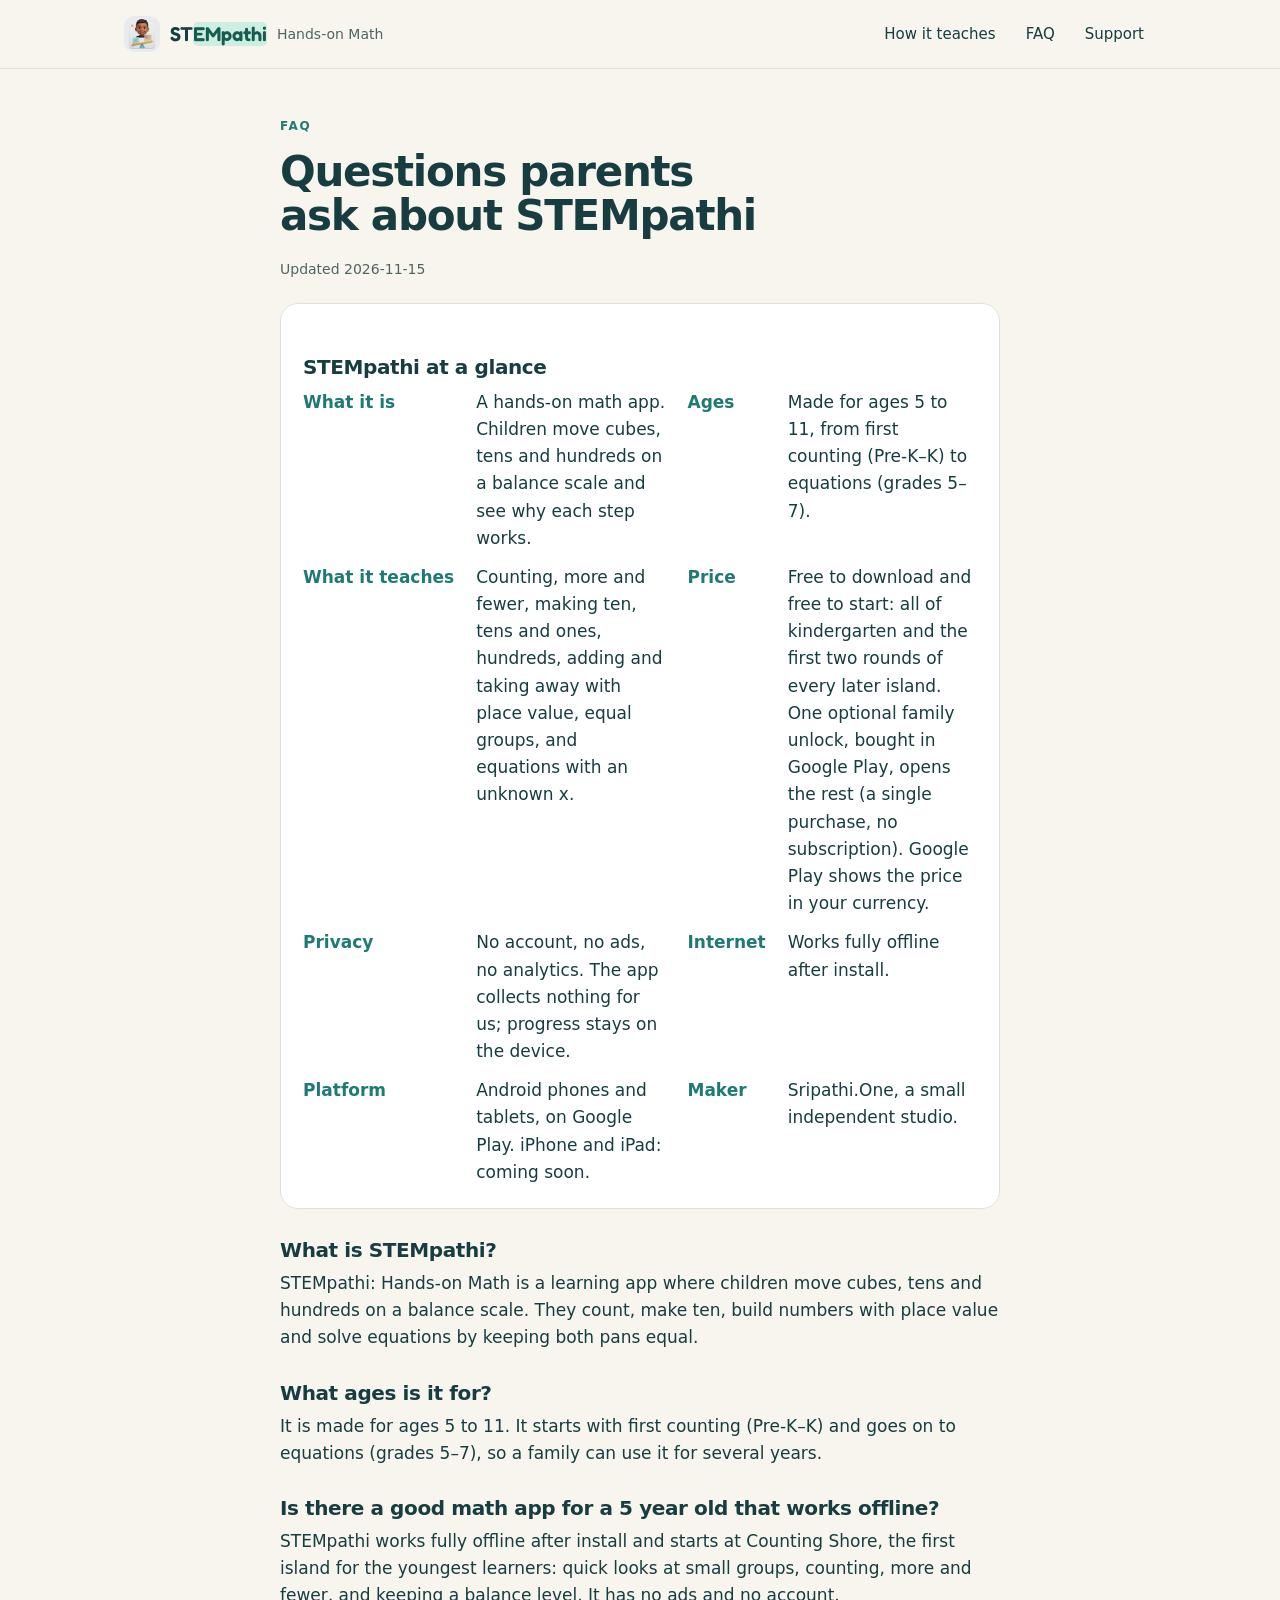
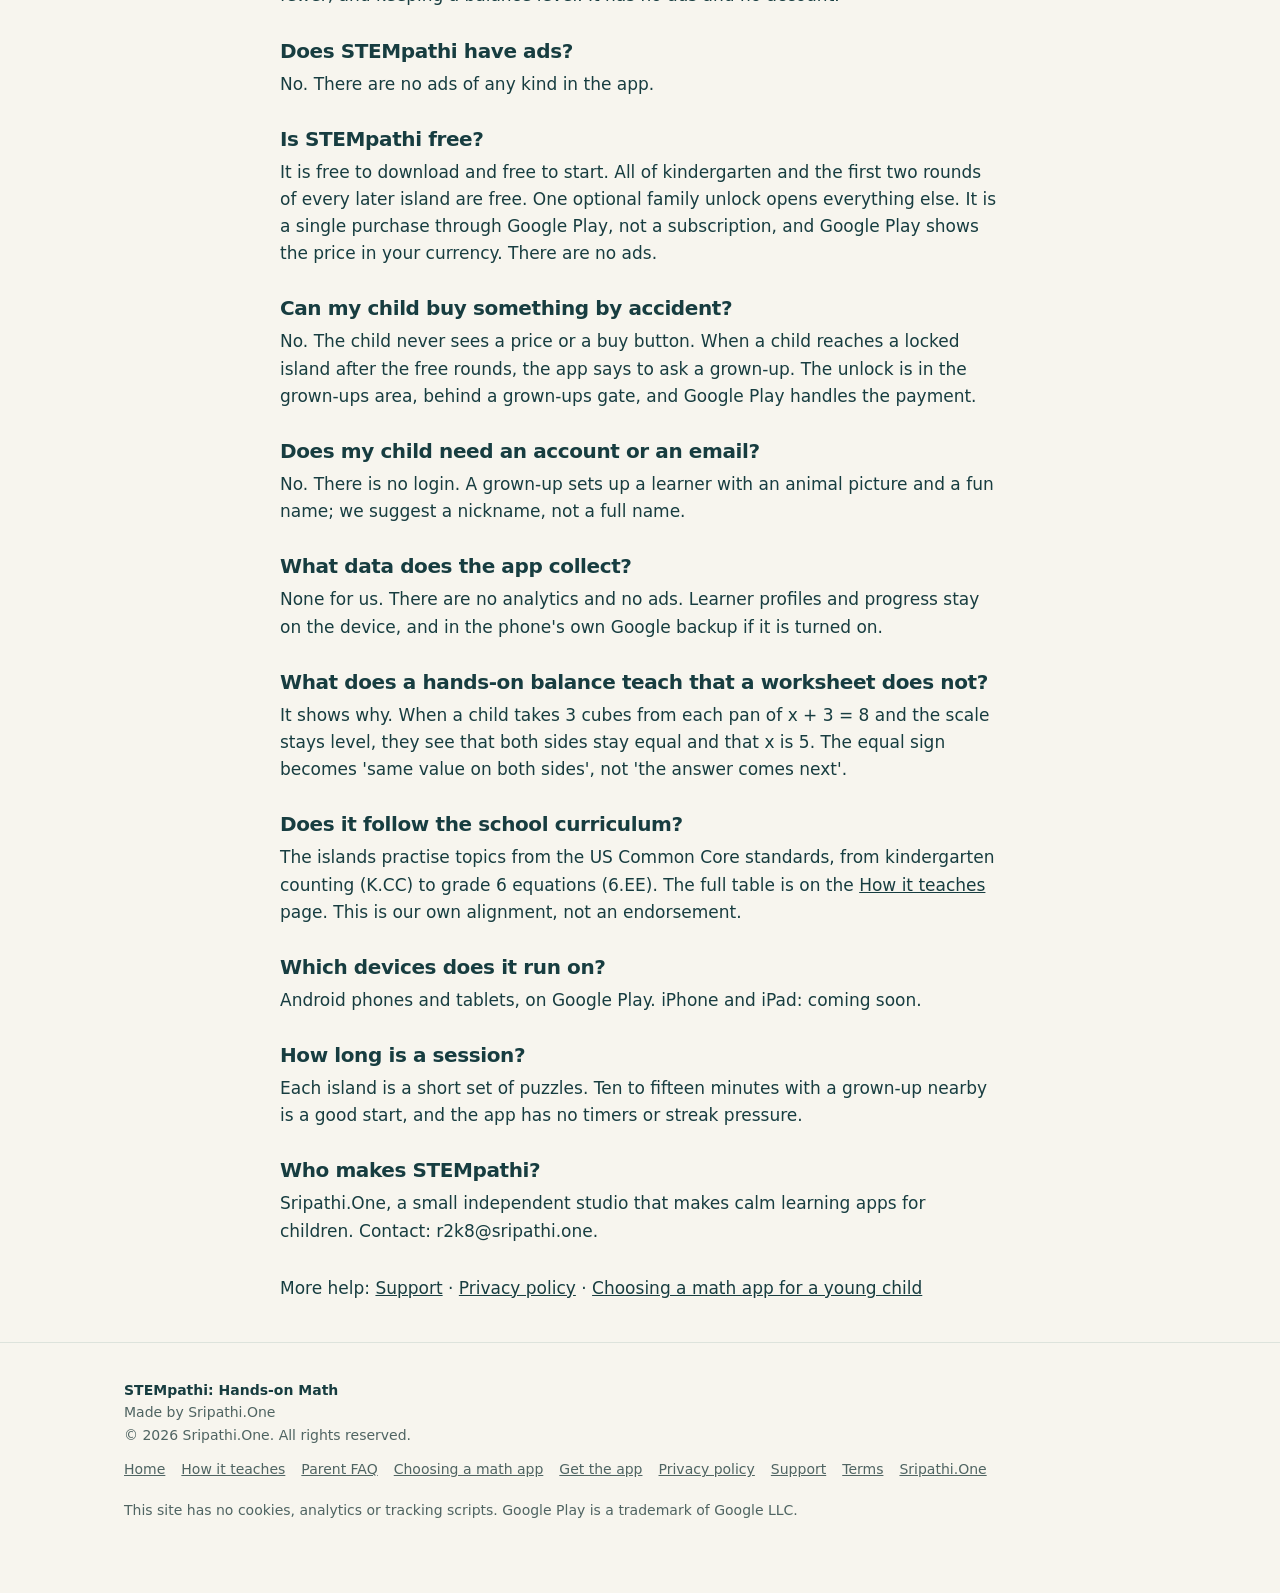
<file: faq/index.html>
<!doctype html><html lang="en"><head><meta charset="utf-8"><meta name="viewport" content="width=device-width,initial-scale=1,viewport-fit=cover">
<link rel="stylesheet" href="/site.css?v=20261128h">
<title>Math App for Kids: Parent FAQ | STEMpathi</title><link rel="icon" href="/favicon.ico" sizes="32x32"><link rel="icon" type="image/png" href="/img/icon-64.png?v=20261113"><link rel="apple-touch-icon" href="/img/apple-touch-icon-180.png">
<meta name="description" content="Parent questions about STEMpathi, the hands-on math app for kids 5–11: ages and grades, offline use, no ads, no account, privacy and devices.">
<link rel="canonical" href="https://stempathi.sripathi.one/faq/">
<meta property="og:type" content="article"><meta property="og:site_name" content="STEMpathi"><meta property="og:title" content="STEMpathi FAQ for parents | Ages, offline, ads, privacy"><meta property="og:description" content="Answers for parents: what STEMpathi teaches, ages 5 to 11, offline use, no ads, no account, privacy, price and devices."><meta property="og:url" content="https://stempathi.sripathi.one/faq/"><meta property="og:image" content="https://stempathi.sripathi.one/img/og-1200x630.jpg"><meta property="og:image:width" content="1200"><meta property="og:image:height" content="630"><meta property="og:image:alt" content="STEMpathi: hands-on math for ages 5–11. A balance scale with x and six −1 balloons, and Avi the guide.">
<meta name="twitter:card" content="summary_large_image"><meta name="twitter:title" content="STEMpathi FAQ for parents | Ages, offline, ads, privacy"><meta name="twitter:description" content="Answers for parents: what STEMpathi teaches, ages 5 to 11, offline use, no ads, no account, privacy, price and devices."><meta name="twitter:image" content="https://stempathi.sripathi.one/img/og-1200x630.jpg">
<script type="application/ld+json">{"@context": "https://schema.org", "@type": "BreadcrumbList", "itemListElement": [{"@type": "ListItem", "position": 1, "name": "Home", "item": "https://stempathi.sripathi.one/"}, {"@type": "ListItem", "position": 2, "name": "STEMpathi FAQ for parents", "item": "https://stempathi.sripathi.one/faq/"}]}</script>
<script type="application/ld+json">{"@context": "https://schema.org", "@type": "FAQPage", "mainEntity": [{"@type": "Question", "name": "What is STEMpathi?", "acceptedAnswer": {"@type": "Answer", "text": "STEMpathi: Hands-on Math is a learning app where children move cubes, tens and hundreds on a balance scale. They count, make ten, build numbers with place value and solve equations by keeping both pans equal."}}, {"@type": "Question", "name": "What ages is it for?", "acceptedAnswer": {"@type": "Answer", "text": "It is made for ages 5 to 11. It starts with first counting (Pre-K–K) and goes on to equations (grades 5–7), so a family can use it for several years."}}, {"@type": "Question", "name": "Is there a good math app for a 5 year old that works offline?", "acceptedAnswer": {"@type": "Answer", "text": "STEMpathi works fully offline after install and starts at Counting Shore, the first island for the youngest learners: quick looks at small groups, counting, more and fewer, and keeping a balance level. It has no ads and no account."}}, {"@type": "Question", "name": "Does STEMpathi have ads?", "acceptedAnswer": {"@type": "Answer", "text": "No. There are no ads of any kind in the app."}}, {"@type": "Question", "name": "Is STEMpathi free?", "acceptedAnswer": {"@type": "Answer", "text": "It is free to download and free to start. All of kindergarten and the first two rounds of every later island are free. One optional family unlock opens everything else. It is a single purchase through Google Play, not a subscription, and Google Play shows the price in your currency. There are no ads."}}, {"@type": "Question", "name": "Can my child buy something by accident?", "acceptedAnswer": {"@type": "Answer", "text": "No. The child never sees a price or a buy button. When a child reaches a locked island after the free rounds, the app says to ask a grown-up. The unlock is in the grown-ups area, behind a grown-ups gate, and Google Play handles the payment."}}, {"@type": "Question", "name": "Does my child need an account or an email?", "acceptedAnswer": {"@type": "Answer", "text": "No. There is no login. A grown-up sets up a learner with an animal picture and a fun name; we suggest a nickname, not a full name."}}, {"@type": "Question", "name": "What data does the app collect?", "acceptedAnswer": {"@type": "Answer", "text": "None for us. There are no analytics and no ads. Learner profiles and progress stay on the device, and in the phone's own Google backup if it is turned on."}}, {"@type": "Question", "name": "What does a hands-on balance teach that a worksheet does not?", "acceptedAnswer": {"@type": "Answer", "text": "It shows why. When a child takes 3 cubes from each pan of x + 3 = 8 and the scale stays level, they see that both sides stay equal and that x is 5. The equal sign becomes 'same value on both sides', not 'the answer comes next'."}}, {"@type": "Question", "name": "Does it follow the school curriculum?", "acceptedAnswer": {"@type": "Answer", "text": "The islands practise topics from the US Common Core standards, from kindergarten counting (K.CC) to grade 6 equations (6.EE). The full table is on the How it teaches page. This is our own alignment, not an endorsement."}}, {"@type": "Question", "name": "Which devices does it run on?", "acceptedAnswer": {"@type": "Answer", "text": "Android phones and tablets, on Google Play. iPhone and iPad: coming soon."}}, {"@type": "Question", "name": "How long is a session?", "acceptedAnswer": {"@type": "Answer", "text": "Each island is a short set of puzzles. Ten to fifteen minutes with a grown-up nearby is a good start, and the app has no timers or streak pressure."}}, {"@type": "Question", "name": "Who makes STEMpathi?", "acceptedAnswer": {"@type": "Answer", "text": "Sripathi.One, a small independent studio that makes calm learning apps for children. Contact: r2k8@sripathi.one."}}]}</script>
</head><body>
<a class="skip" href="#main">Skip to content</a>
<header><div class="wrap"><nav aria-label="Main navigation"><a class="brand" href="/"><img src="/img/icon-64.png?v=20261113" alt="" width="36" height="36"><span class="wm">ST<span class="em">EMpathi</span></span> <small>Hands-on Math</small></a><button class="menu-btn" type="button" aria-expanded="false" aria-controls="site-menu">Menu</button><ul id="site-menu"><li><a href="/how-it-teaches/">How it teaches</a></li><li><a href="/faq/">FAQ</a></li><li><a href="/support/">Support</a></li></ul></nav></div></header>
<main id="main"><div class="wrap doc"><div class="eyebrow">FAQ</div><h1>Questions parents ask about STEMpathi</h1>
<p class="meta">Updated 2026-11-15</p>
<div class="card facts-card" style="margin:22px 0 28px"><h2 style="font-size:20px">STEMpathi at a glance</h2><dl class="kv">
<dt>What it is</dt><dd>A hands-on math app. Children move cubes, tens and hundreds on a balance scale and see why each step works.</dd>
<dt>Ages</dt><dd>Made for ages 5 to 11, from first counting (Pre-K–K) to equations (grades 5–7).</dd>
<dt>What it teaches</dt><dd>Counting, more and fewer, making ten, tens and ones, hundreds, adding and taking away with place value, equal groups, and equations with an unknown x.</dd>
<dt>Price</dt><dd>Free to download and free to start: all of kindergarten and the first two rounds of every later island. One optional family unlock, bought in Google Play, opens the rest (a single purchase, no subscription). Google Play shows the price in your currency.</dd>
<dt>Privacy</dt><dd>No account, no ads, no analytics. The app collects nothing for us; progress stays on the device.</dd>
<dt>Internet</dt><dd>Works fully offline after install.</dd>
<dt>Platform</dt><dd>Android phones and tablets, on Google Play. iPhone and iPad: coming soon.</dd>
<dt>Maker</dt><dd>Sripathi.One, a small independent studio.</dd>
</dl></div>
<h2>What is STEMpathi?</h2><p>STEMpathi: Hands-on Math is a learning app where children move cubes, tens and hundreds on a balance scale. They count, make ten, build numbers with place value and solve equations by keeping both pans equal.</p>
<h2>What ages is it for?</h2><p>It is made for ages 5 to 11. It starts with first counting (Pre-K–K) and goes on to equations (grades 5–7), so a family can use it for several years.</p>
<h2>Is there a good math app for a 5 year old that works offline?</h2><p>STEMpathi works fully offline after install and starts at Counting Shore, the first island for the youngest learners: quick looks at small groups, counting, more and fewer, and keeping a balance level. It has no ads and no account.</p>
<h2>Does STEMpathi have ads?</h2><p>No. There are no ads of any kind in the app.</p>
<h2>Is STEMpathi free?</h2><p>It is free to download and free to start. All of kindergarten and the first two rounds of every later island are free. One optional family unlock opens everything else. It is a single purchase through Google Play, not a subscription, and Google Play shows the price in your currency. There are no ads.</p><h2>Can my child buy something by accident?</h2><p>No. The child never sees a price or a buy button. When a child reaches a locked island after the free rounds, the app says to ask a grown-up. The unlock is in the grown-ups area, behind a grown-ups gate, and Google Play handles the payment.</p>
<h2>Does my child need an account or an email?</h2><p>No. There is no login. A grown-up sets up a learner with an animal picture and a fun name; we suggest a nickname, not a full name.</p>
<h2>What data does the app collect?</h2><p>None for us. There are no analytics and no ads. Learner profiles and progress stay on the device, and in the phone's own Google backup if it is turned on.</p>
<h2>What does a hands-on balance teach that a worksheet does not?</h2><p>It shows why. When a child takes 3 cubes from each pan of x + 3 = 8 and the scale stays level, they see that both sides stay equal and that x is 5. The equal sign becomes 'same value on both sides', not 'the answer comes next'.</p>
<h2>Does it follow the school curriculum?</h2><p>The islands practise topics from the US Common Core standards, from kindergarten counting (K.CC) to grade 6 equations (6.EE). The full table is on the <a href="/how-it-teaches/">How it teaches</a> page. This is our own alignment, not an endorsement.</p>
<h2>Which devices does it run on?</h2><p>Android phones and tablets, on Google Play. iPhone and iPad: coming soon.</p>
<h2>How long is a session?</h2><p>Each island is a short set of puzzles. Ten to fifteen minutes with a grown-up nearby is a good start, and the app has no timers or streak pressure.</p>
<h2>Who makes STEMpathi?</h2><p>Sripathi.One, a small independent studio that makes calm learning apps for children. Contact: r2k8@sripathi.one.</p>
<p style="margin-top:30px">More help: <a href="/support/">Support</a> · <a href="/privacy/">Privacy policy</a> · <a href="/choosing-a-math-app/">Choosing a math app for a young child</a></p></div></main>
<footer><div class="wrap"><div class="row"><div><strong style="color:var(--ink)">STEMpathi: Hands-on Math</strong><br>Made by Sripathi.One<br>© 2026 Sripathi.One. All rights reserved.</div><ul><li><a href="/">Home</a></li><li><a href="/how-it-teaches/">How it teaches</a></li><li><a href="/faq/">Parent FAQ</a></li><li><a href="/choosing-a-math-app/">Choosing a math app</a></li><li><a href="/get/">Get the app</a></li><li><a href="/privacy/">Privacy policy</a></li><li><a href="/support/">Support</a></li><li><a href="/terms/">Terms</a></li><li><a href="https://sripathi.one">Sripathi.One</a></li></ul></div><p style="margin-top:18px;max-width:80ch">This site has no cookies, analytics or tracking scripts. Google Play is a trademark of Google LLC.</p></div></footer>
<script src="/js/menu.js?v=20261128h" defer></script></body></html>
</file>
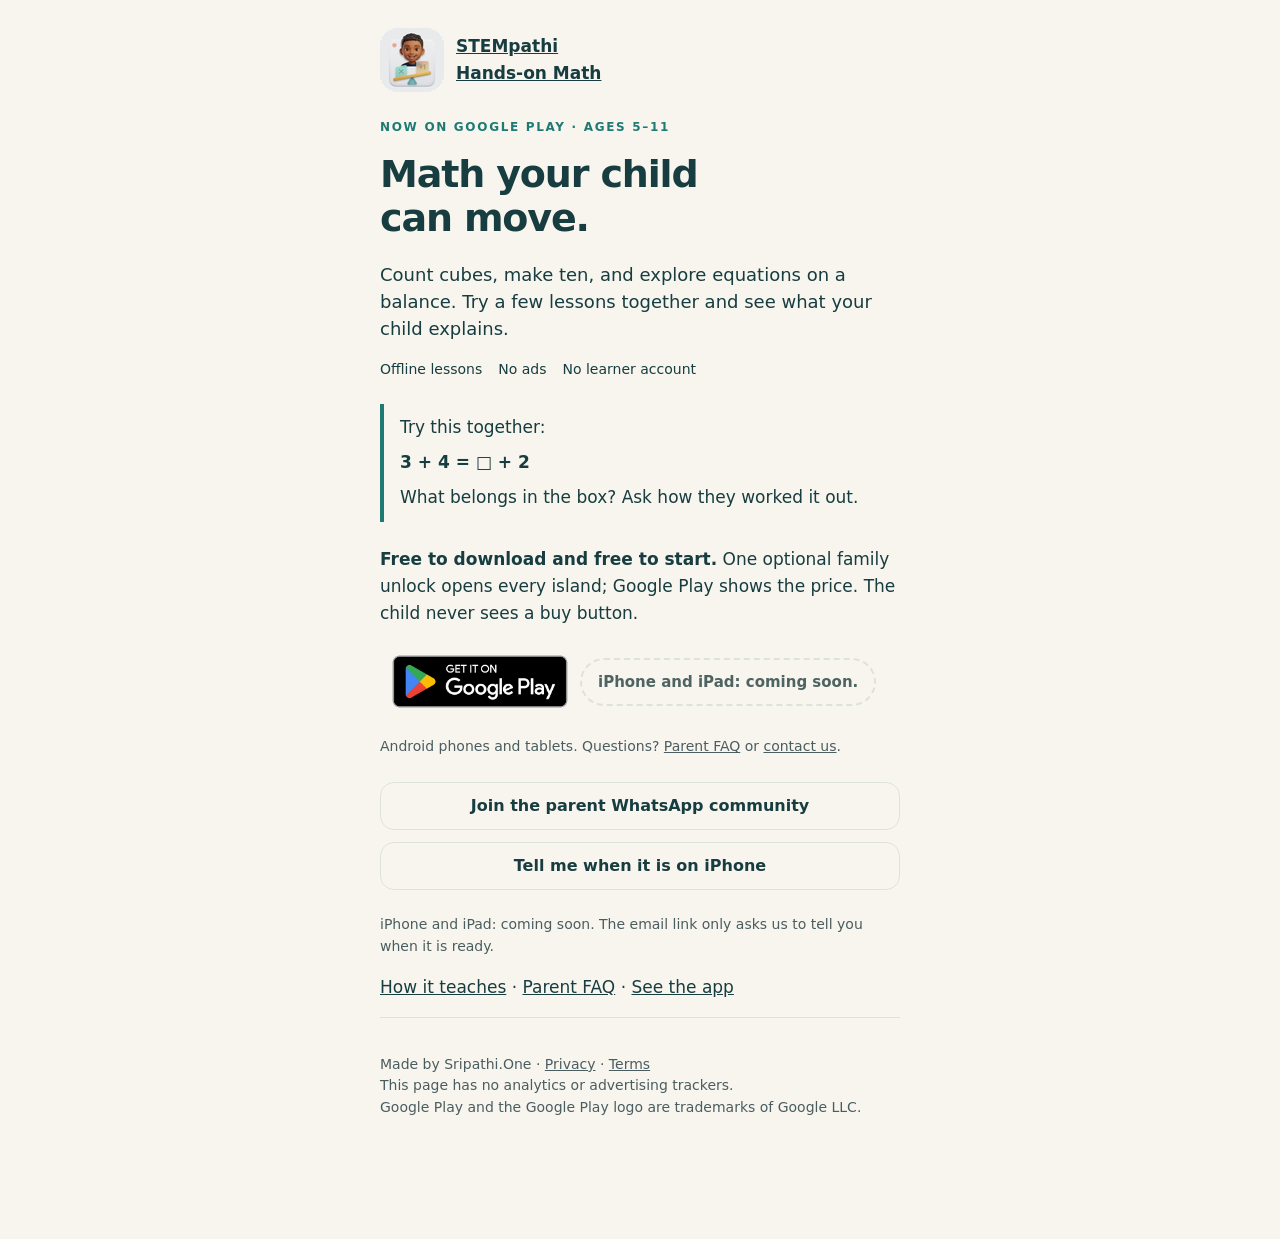
<file: get/index.html>
<!doctype html>
<html lang="en"><head>
<meta charset="utf-8"><meta name="viewport" content="width=device-width,initial-scale=1,viewport-fit=cover">
<title>Download STEMpathi on Google Play | Hands-on Math for Kids 5–11</title><link rel="icon" href="/favicon.ico" sizes="32x32"><link rel="icon" type="image/png" href="/img/icon-64.png?v=20261113"><link rel="apple-touch-icon" href="/img/apple-touch-icon-180.png">
<meta name="description" content="Get STEMpathi on Google Play: hands-on math for kids 5–11, from counting to algebra. Free to start, offline, no ads, no learner account.">
<link rel="canonical" href="https://stempathi.sripathi.one/get/">
<link rel="stylesheet" href="/site.css?v=20261128h">
<meta property="og:type" content="website"><meta property="og:title" content="Try STEMpathi: Hands-on Math"><meta property="og:description" content="Move, count, make ten and balance. Free to start on Google Play."><meta property="og:url" content="https://stempathi.sripathi.one/get/"><meta property="og:image" content="https://stempathi.sripathi.one/img/og-1200x630.jpg"><meta property="og:image:width" content="1200"><meta property="og:image:height" content="630">
<style>
.get-wrap{max-width:560px;margin:auto;padding:28px 20px 48px}.get-brand{display:flex;align-items:center;gap:12px;margin-bottom:26px}.get-brand img{border-radius:16px}.get-wrap h1{font-size:clamp(28px,7vw,38px);line-height:1.15}.get-intro{font-size:18px;line-height:1.5}.get-steps{list-style:none;counter-reset:steps;padding:0;margin:24px 0;display:grid;gap:16px}.get-steps li{counter-increment:steps;background:#fff;border:1px solid #d9e1dc;border-radius:22px;padding:20px}.get-steps h2{font-size:20px;margin:0 0 10px}.get-steps h2:before{content:counter(steps) ". ";color:#1f7a74}.get-steps p{line-height:1.55}.get-wrap .button{display:flex;justify-content:center;min-height:48px;text-align:center;white-space:normal}.get-note{font-size:14px;line-height:1.55;color:#4a5d60}.get-links{display:grid;gap:12px;margin:24px 0}.get-hook{border-left:4px solid #1f7a74;padding:2px 0 2px 16px;margin:24px 0}.get-hook p{margin:8px 0}.get-facts{padding:0;display:flex;flex-wrap:wrap;gap:8px 16px;list-style:none;font-size:14px}.get-wrap a:focus-visible{outline:3px solid #1f7a74;outline-offset:4px}
</style><meta name="twitter:card" content="summary_large_image"><meta name="twitter:image" content="https://stempathi.sripathi.one/img/og-1200x630.jpg"><script type="application/ld+json">{"@context": "https://schema.org", "@type": "BreadcrumbList", "itemListElement": [{"@type": "ListItem", "position": 1, "name": "Home", "item": "https://stempathi.sripathi.one/"}, {"@type": "ListItem", "position": 2, "name": "Get the app", "item": "https://stempathi.sripathi.one/get/"}]}</script></head><body>
<a class="skip" href="#main">Skip to content</a>
<main id="main" class="get-wrap">
<a class="get-brand" href="/"><img src="/img/icon-64.png?v=20261113" alt="" width="64" height="64"><strong>STEMpathi<br>Hands-on Math</strong></a>
<p class="eyebrow">Now on Google Play · Ages 5–11</p>
<h1>Math your child can move.</h1>
<p class="get-intro">Count cubes, make ten, and explore equations on a balance. Try a few lessons together and see what your child explains.</p>
<ul class="get-facts"><li>Offline lessons</li><li>No ads</li><li>No learner account</li></ul>
<div class="get-hook"><p>Try this together:</p><p><strong>3 + 4 = □ + 2</strong></p><p>What belongs in the box? Ask how they worked it out.</p></div>
<p><strong>Free to download and free to start.</strong> One optional family unlock opens every island; Google Play shows the price. The child never sees a buy button.</p>
<p><a class="play-badge" href="https://play.google.com/store/apps/details?id=one.sripathi.equationexplorer"><img src="/img/google-play-badge.png" alt="Get it on Google Play" width="200" height="77"></a><span class="soon-chip">iPhone and iPad: coming soon.</span></p>
<p class="get-note">Android phones and tablets. Questions? <a href="/faq/">Parent FAQ</a> or <a href="/support/">contact us</a>.</p>
<div class="get-links"><a class="button ghost" href="https://stempathi.sripathi.one/whatsapp">Join the parent WhatsApp community</a><a class="button ghost" href="mailto:r2k8@sripathi.one?subject=STEMpathi%20iPhone%20interest&amp;body=Hello%2C%20please%20tell%20me%20when%20STEMpathi%20is%20available%20for%20iPhone%20or%20iPad.">Tell me when it is on iPhone</a></div>
<p class="get-note">iPhone and iPad: coming soon. The email link only asks us to tell you when it is ready.</p>
<p><a href="/how-it-teaches/">How it teaches</a> · <a href="/faq/">Parent FAQ</a> · <a href="/">See the app</a></p>
<footer><p class="get-note">Made by Sripathi.One · <a href="/privacy/">Privacy</a> · <a href="/terms/">Terms</a><br>This page has no analytics or advertising trackers.<br>Google Play and the Google Play logo are trademarks of Google LLC.</p></footer>
</main></body></html>
</file>
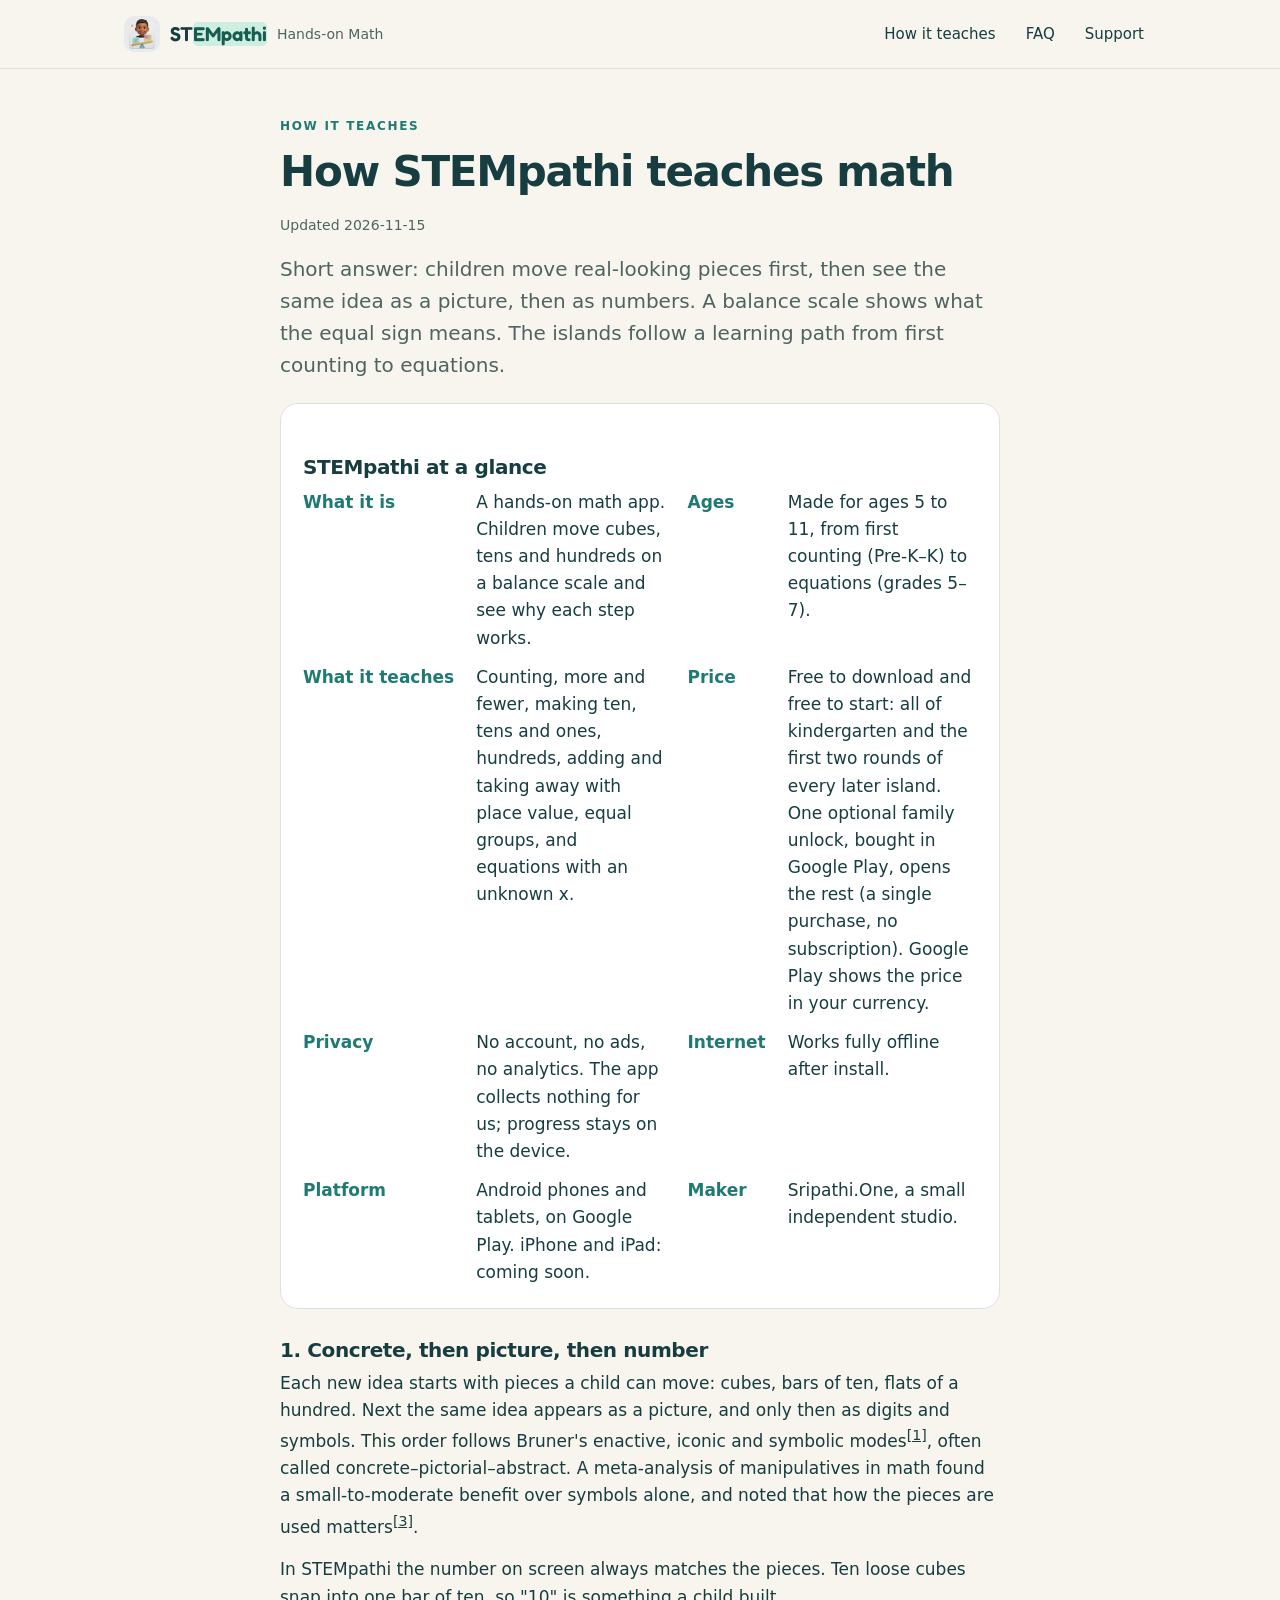
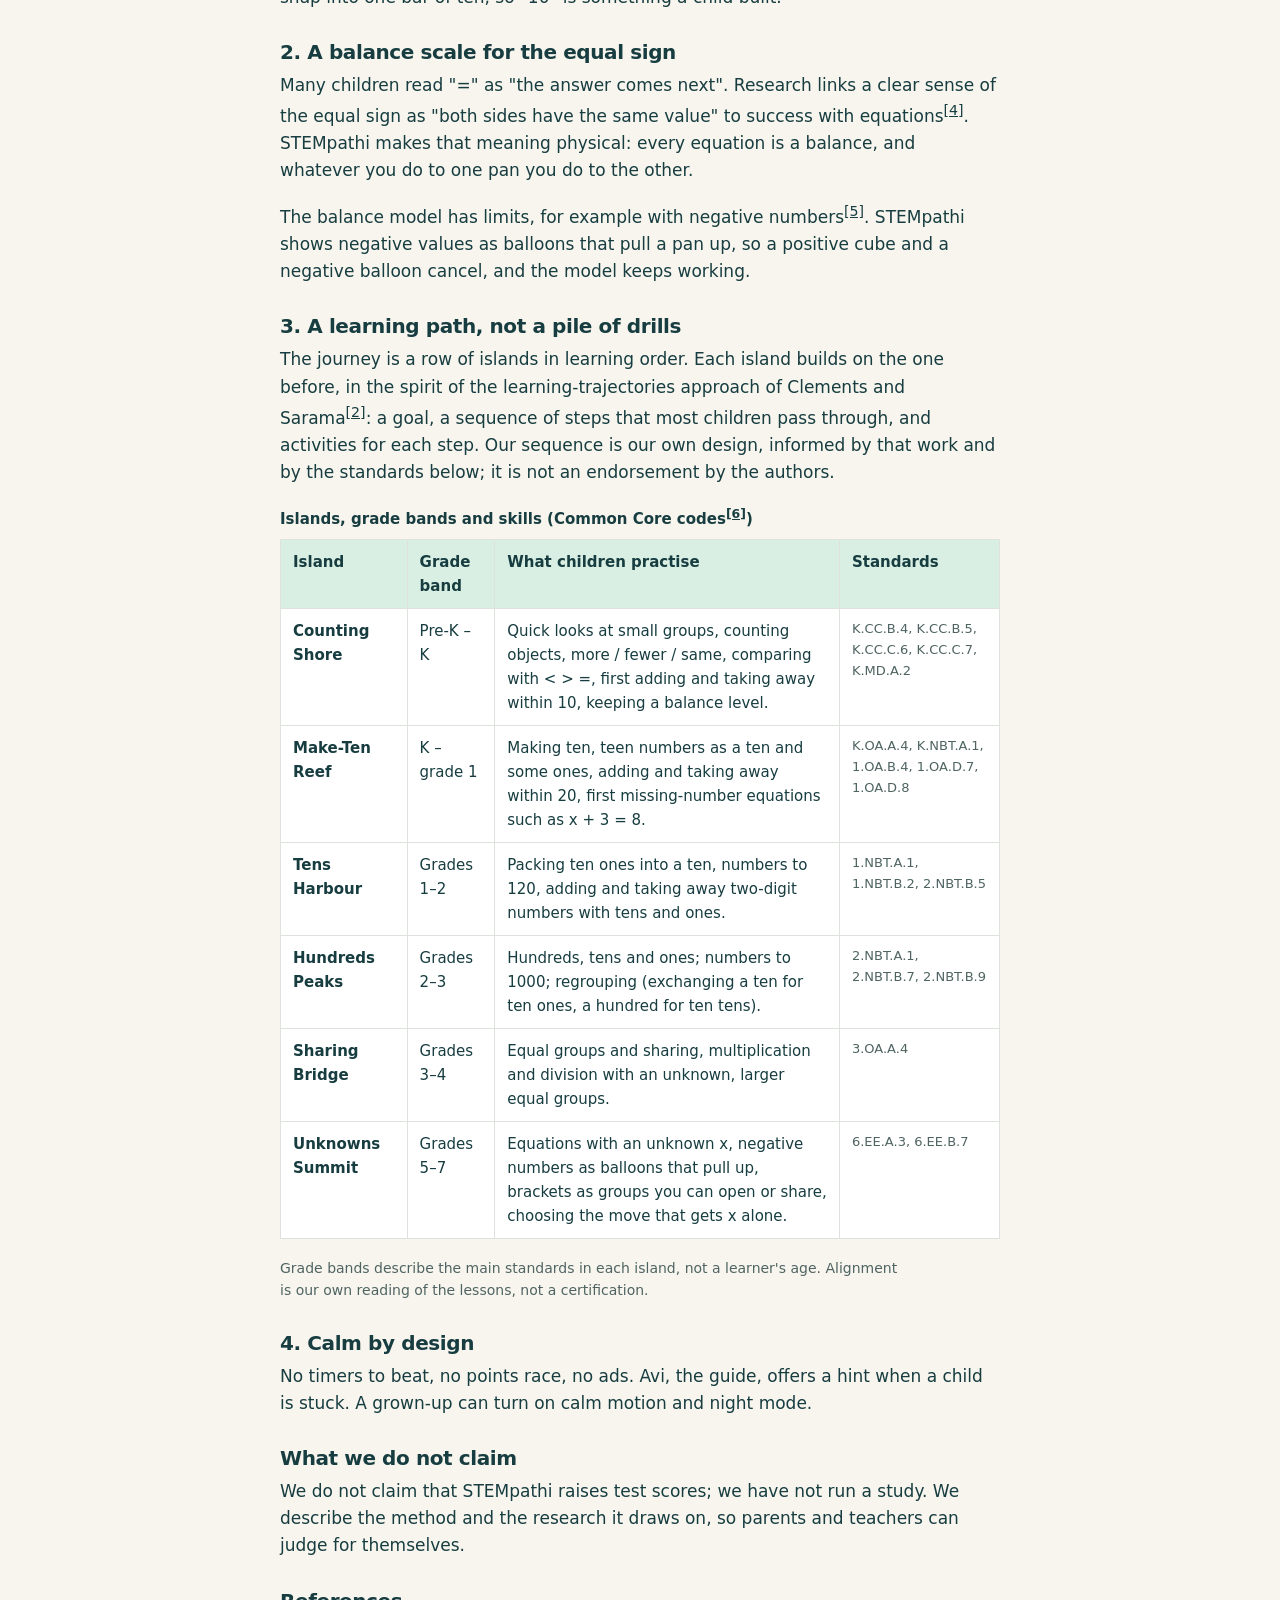
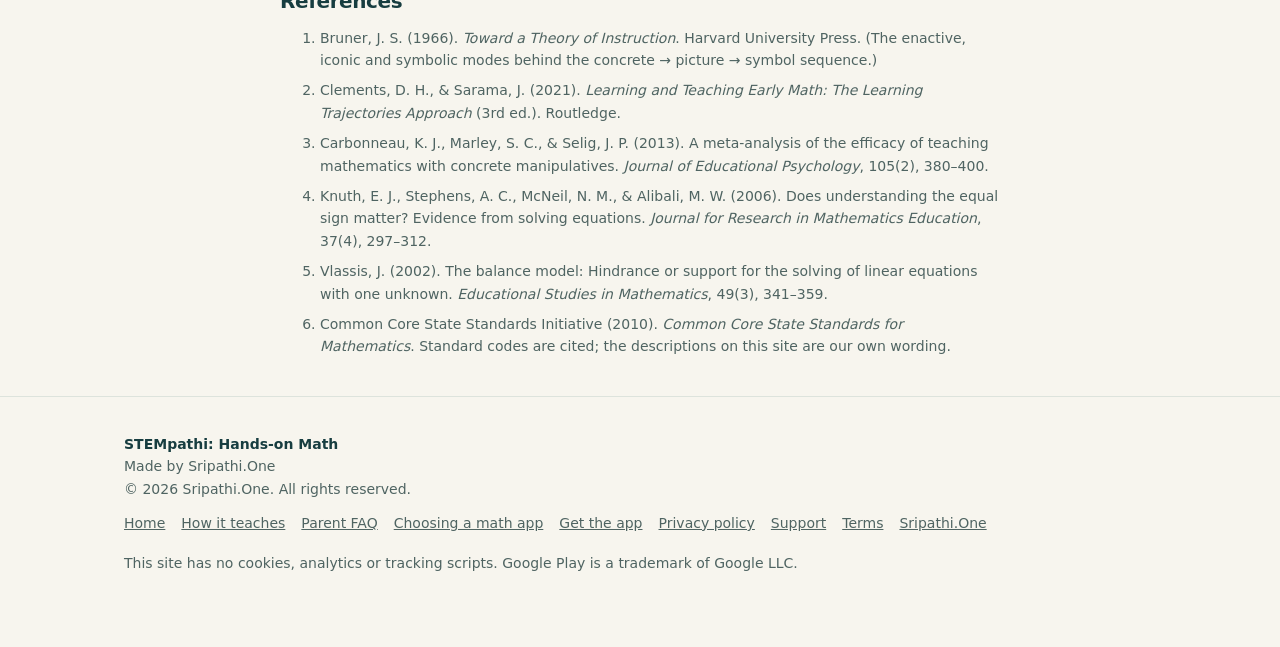
<file: how-it-teaches/index.html>
<!doctype html><html lang="en"><head><meta charset="utf-8"><meta name="viewport" content="width=device-width,initial-scale=1,viewport-fit=cover">
<link rel="stylesheet" href="/site.css?v=20261128h">
<title>How Kids Learn Math Hands-on, from Counting to Algebra | STEMpathi</title><link rel="icon" href="/favicon.ico" sizes="32x32"><link rel="icon" type="image/png" href="/img/icon-64.png?v=20261113"><link rel="apple-touch-icon" href="/img/apple-touch-icon-180.png">
<meta name="description" content="How STEMpathi teaches math to kids 5–11: real pieces first, then pictures, then numbers. Place value with tens and ones, and algebra on a balance scale, with research.">
<link rel="canonical" href="https://stempathi.sripathi.one/how-it-teaches/">
<meta property="og:type" content="article"><meta property="og:site_name" content="STEMpathi"><meta property="og:title" content="How STEMpathi teaches math | Concrete, picture, number"><meta property="og:description" content="How STEMpathi teaches math: concrete pieces first, then pictures, then numbers; a balance scale for the equal sign; and a learning path from counting to algebra. With research citations."><meta property="og:url" content="https://stempathi.sripathi.one/how-it-teaches/"><meta property="og:image" content="https://stempathi.sripathi.one/img/og-1200x630.jpg"><meta property="og:image:width" content="1200"><meta property="og:image:height" content="630"><meta property="og:image:alt" content="STEMpathi: hands-on math for ages 5–11. A balance scale with x and six −1 balloons, and Avi the guide.">
<meta name="twitter:card" content="summary_large_image"><meta name="twitter:title" content="How STEMpathi teaches math | Concrete, picture, number"><meta name="twitter:description" content="How STEMpathi teaches math: concrete pieces first, then pictures, then numbers; a balance scale for the equal sign; and a learning path from counting to algebra. With research citations."><meta name="twitter:image" content="https://stempathi.sripathi.one/img/og-1200x630.jpg">
<script type="application/ld+json">{"@context": "https://schema.org", "@type": "BreadcrumbList", "itemListElement": [{"@type": "ListItem", "position": 1, "name": "Home", "item": "https://stempathi.sripathi.one/"}, {"@type": "ListItem", "position": 2, "name": "How STEMpathi teaches math", "item": "https://stempathi.sripathi.one/how-it-teaches/"}]}</script>
<script type="application/ld+json">{"@context": "https://schema.org", "@type": "Article", "headline": "How STEMpathi teaches math", "description": "How STEMpathi teaches math: concrete pieces first, then pictures, then numbers; a balance scale for the equal sign; and a learning path from counting to algebra. With research citations.", "dateModified": "2026-11-15", "author": {"@type": "Organization", "name": "Sripathi.One", "url": "https://sripathi.one"}, "publisher": {"@type": "Organization", "name": "Sripathi.One"}, "about": {"@type": "MobileApplication", "name": "STEMpathi: Hands-on Math"}, "citation": ["Bruner, J. S. (1966). Toward a Theory of Instruction. Harvard University Press. (The enactive, iconic and symbolic modes behind the concrete → picture → symbol sequence.)", "Clements, D. H., & Sarama, J. (2021). Learning and Teaching Early Math: The Learning Trajectories Approach (3rd ed.). Routledge.", "Carbonneau, K. J., Marley, S. C., & Selig, J. P. (2013). A meta-analysis of the efficacy of teaching mathematics with concrete manipulatives. Journal of Educational Psychology, 105(2), 380–400.", "Knuth, E. J., Stephens, A. C., McNeil, N. M., & Alibali, M. W. (2006). Does understanding the equal sign matter? Evidence from solving equations. Journal for Research in Mathematics Education, 37(4), 297–312.", "Vlassis, J. (2002). The balance model: Hindrance or support for the solving of linear equations with one unknown. Educational Studies in Mathematics, 49(3), 341–359.", "Common Core State Standards Initiative (2010). Common Core State Standards for Mathematics. Standard codes are cited; the descriptions on this site are our own wording."]}</script>
</head><body>
<a class="skip" href="#main">Skip to content</a>
<header><div class="wrap"><nav aria-label="Main navigation"><a class="brand" href="/"><img src="/img/icon-64.png?v=20261113" alt="" width="36" height="36"><span class="wm">ST<span class="em">EMpathi</span></span> <small>Hands-on Math</small></a><button class="menu-btn" type="button" aria-expanded="false" aria-controls="site-menu">Menu</button><ul id="site-menu"><li><a href="/how-it-teaches/">How it teaches</a></li><li><a href="/faq/">FAQ</a></li><li><a href="/support/">Support</a></li></ul></nav></div></header>
<main id="main"><div class="wrap doc"><div class="eyebrow">How it teaches</div><h1>How STEMpathi teaches math</h1>
<p class="meta">Updated 2026-11-15</p>
<p class="lead">Short answer: children move real-looking pieces first, then see the same idea as a picture, then as numbers. A balance scale shows what the equal sign means. The islands follow a learning path from first counting to equations.</p>
<div class="card facts-card" style="margin:22px 0 28px"><h2 style="font-size:20px">STEMpathi at a glance</h2><dl class="kv">
<dt>What it is</dt><dd>A hands-on math app. Children move cubes, tens and hundreds on a balance scale and see why each step works.</dd>
<dt>Ages</dt><dd>Made for ages 5 to 11, from first counting (Pre-K–K) to equations (grades 5–7).</dd>
<dt>What it teaches</dt><dd>Counting, more and fewer, making ten, tens and ones, hundreds, adding and taking away with place value, equal groups, and equations with an unknown x.</dd>
<dt>Price</dt><dd>Free to download and free to start: all of kindergarten and the first two rounds of every later island. One optional family unlock, bought in Google Play, opens the rest (a single purchase, no subscription). Google Play shows the price in your currency.</dd>
<dt>Privacy</dt><dd>No account, no ads, no analytics. The app collects nothing for us; progress stays on the device.</dd>
<dt>Internet</dt><dd>Works fully offline after install.</dd>
<dt>Platform</dt><dd>Android phones and tablets, on Google Play. iPhone and iPad: coming soon.</dd>
<dt>Maker</dt><dd>Sripathi.One, a small independent studio.</dd>
</dl></div>
<h2>1. Concrete, then picture, then number</h2>
<p>Each new idea starts with pieces a child can move: cubes, bars of ten, flats of a hundred. Next the same idea appears as a picture, and only then as digits and symbols. This order follows Bruner's enactive, iconic and symbolic modes<sup><a href="#ref-bruner">[1]</a></sup>, often called concrete–pictorial–abstract. A meta-analysis of manipulatives in math found a small-to-moderate benefit over symbols alone, and noted that how the pieces are used matters<sup><a href="#ref-carb">[3]</a></sup>.</p>
<p>In STEMpathi the number on screen always matches the pieces. Ten loose cubes snap into one bar of ten, so "10" is something a child built.</p>
<h2>2. A balance scale for the equal sign</h2>
<p>Many children read "=" as "the answer comes next". Research links a clear sense of the equal sign as "both sides have the same value" to success with equations<sup><a href="#ref-knuth">[4]</a></sup>. STEMpathi makes that meaning physical: every equation is a balance, and whatever you do to one pan you do to the other.</p>
<p>The balance model has limits, for example with negative numbers<sup><a href="#ref-vlassis">[5]</a></sup>. STEMpathi shows negative values as balloons that pull a pan up, so a positive cube and a negative balloon cancel, and the model keeps working.</p>
<h2>3. A learning path, not a pile of drills</h2>
<p>The journey is a row of islands in learning order. Each island builds on the one before, in the spirit of the learning-trajectories approach of Clements and Sarama<sup><a href="#ref-cs">[2]</a></sup>: a goal, a sequence of steps that most children pass through, and activities for each step. Our sequence is our own design, informed by that work and by the standards below; it is not an endorsement by the authors.</p>
<div class="table-wrap"><table><caption>Islands, grade bands and skills (Common Core codes<sup><a href="#ref-ccss">[6]</a></sup>)</caption>
<thead><tr><th scope="col">Island</th><th scope="col">Grade band</th><th scope="col">What children practise</th><th scope="col">Standards</th></tr></thead>
<tbody>
<tr><th scope="row">Counting Shore</th><td>Pre-K – K</td><td>Quick looks at small groups, counting objects, more / fewer / same, comparing with &lt; &gt; =, first adding and taking away within 10, keeping a balance level.</td><td class="codes">K.CC.B.4, K.CC.B.5, K.CC.C.6, K.CC.C.7, K.MD.A.2</td></tr>
<tr><th scope="row">Make-Ten Reef</th><td>K – grade 1</td><td>Making ten, teen numbers as a ten and some ones, adding and taking away within 20, first missing-number equations such as x + 3 = 8.</td><td class="codes">K.OA.A.4, K.NBT.A.1, 1.OA.B.4, 1.OA.D.7, 1.OA.D.8</td></tr>
<tr><th scope="row">Tens Harbour</th><td>Grades 1–2</td><td>Packing ten ones into a ten, numbers to 120, adding and taking away two-digit numbers with tens and ones.</td><td class="codes">1.NBT.A.1, 1.NBT.B.2, 2.NBT.B.5</td></tr>
<tr><th scope="row">Hundreds Peaks</th><td>Grades 2–3</td><td>Hundreds, tens and ones; numbers to 1000; regrouping (exchanging a ten for ten ones, a hundred for ten tens).</td><td class="codes">2.NBT.A.1, 2.NBT.B.7, 2.NBT.B.9</td></tr>
<tr><th scope="row">Sharing Bridge</th><td>Grades 3–4</td><td>Equal groups and sharing, multiplication and division with an unknown, larger equal groups.</td><td class="codes">3.OA.A.4</td></tr>
<tr><th scope="row">Unknowns Summit</th><td>Grades 5–7</td><td>Equations with an unknown x, negative numbers as balloons that pull up, brackets as groups you can open or share, choosing the move that gets x alone.</td><td class="codes">6.EE.A.3, 6.EE.B.7</td></tr>
</tbody></table></div>
<p class="meta">Grade bands describe the main standards in each island, not a learner's age. Alignment is our own reading of the lessons, not a certification.</p>
<h2>4. Calm by design</h2>
<p>No timers to beat, no points race, no ads. Avi, the guide, offers a hint when a child is stuck. A grown-up can turn on calm motion and night mode.</p>
<h2>What we do not claim</h2>
<p>We do not claim that STEMpathi raises test scores; we have not run a study. We describe the method and the research it draws on, so parents and teachers can judge for themselves.</p>
<h2 id="references">References</h2>
<ol class="refs">
<li id="ref-bruner">Bruner, J. S. (1966). <cite>Toward a Theory of Instruction</cite>. Harvard University Press. (The enactive, iconic and symbolic modes behind the concrete → picture → symbol sequence.)</li>
<li id="ref-cs">Clements, D. H., &amp; Sarama, J. (2021). <cite>Learning and Teaching Early Math: The Learning Trajectories Approach</cite> (3rd ed.). Routledge.</li>
<li id="ref-carb">Carbonneau, K. J., Marley, S. C., &amp; Selig, J. P. (2013). A meta-analysis of the efficacy of teaching mathematics with concrete manipulatives. <cite>Journal of Educational Psychology</cite>, 105(2), 380–400.</li>
<li id="ref-knuth">Knuth, E. J., Stephens, A. C., McNeil, N. M., &amp; Alibali, M. W. (2006). Does understanding the equal sign matter? Evidence from solving equations. <cite>Journal for Research in Mathematics Education</cite>, 37(4), 297–312.</li>
<li id="ref-vlassis">Vlassis, J. (2002). The balance model: Hindrance or support for the solving of linear equations with one unknown. <cite>Educational Studies in Mathematics</cite>, 49(3), 341–359.</li>
<li id="ref-ccss">Common Core State Standards Initiative (2010). <cite>Common Core State Standards for Mathematics</cite>. Standard codes are cited; the descriptions on this site are our own wording.</li>
</ol></div></main>
<footer><div class="wrap"><div class="row"><div><strong style="color:var(--ink)">STEMpathi: Hands-on Math</strong><br>Made by Sripathi.One<br>© 2026 Sripathi.One. All rights reserved.</div><ul><li><a href="/">Home</a></li><li><a href="/how-it-teaches/">How it teaches</a></li><li><a href="/faq/">Parent FAQ</a></li><li><a href="/choosing-a-math-app/">Choosing a math app</a></li><li><a href="/get/">Get the app</a></li><li><a href="/privacy/">Privacy policy</a></li><li><a href="/support/">Support</a></li><li><a href="/terms/">Terms</a></li><li><a href="https://sripathi.one">Sripathi.One</a></li></ul></div><p style="margin-top:18px;max-width:80ch">This site has no cookies, analytics or tracking scripts. Google Play is a trademark of Google LLC.</p></div></footer>
<script src="/js/menu.js?v=20261128h" defer></script></body></html>
</file>
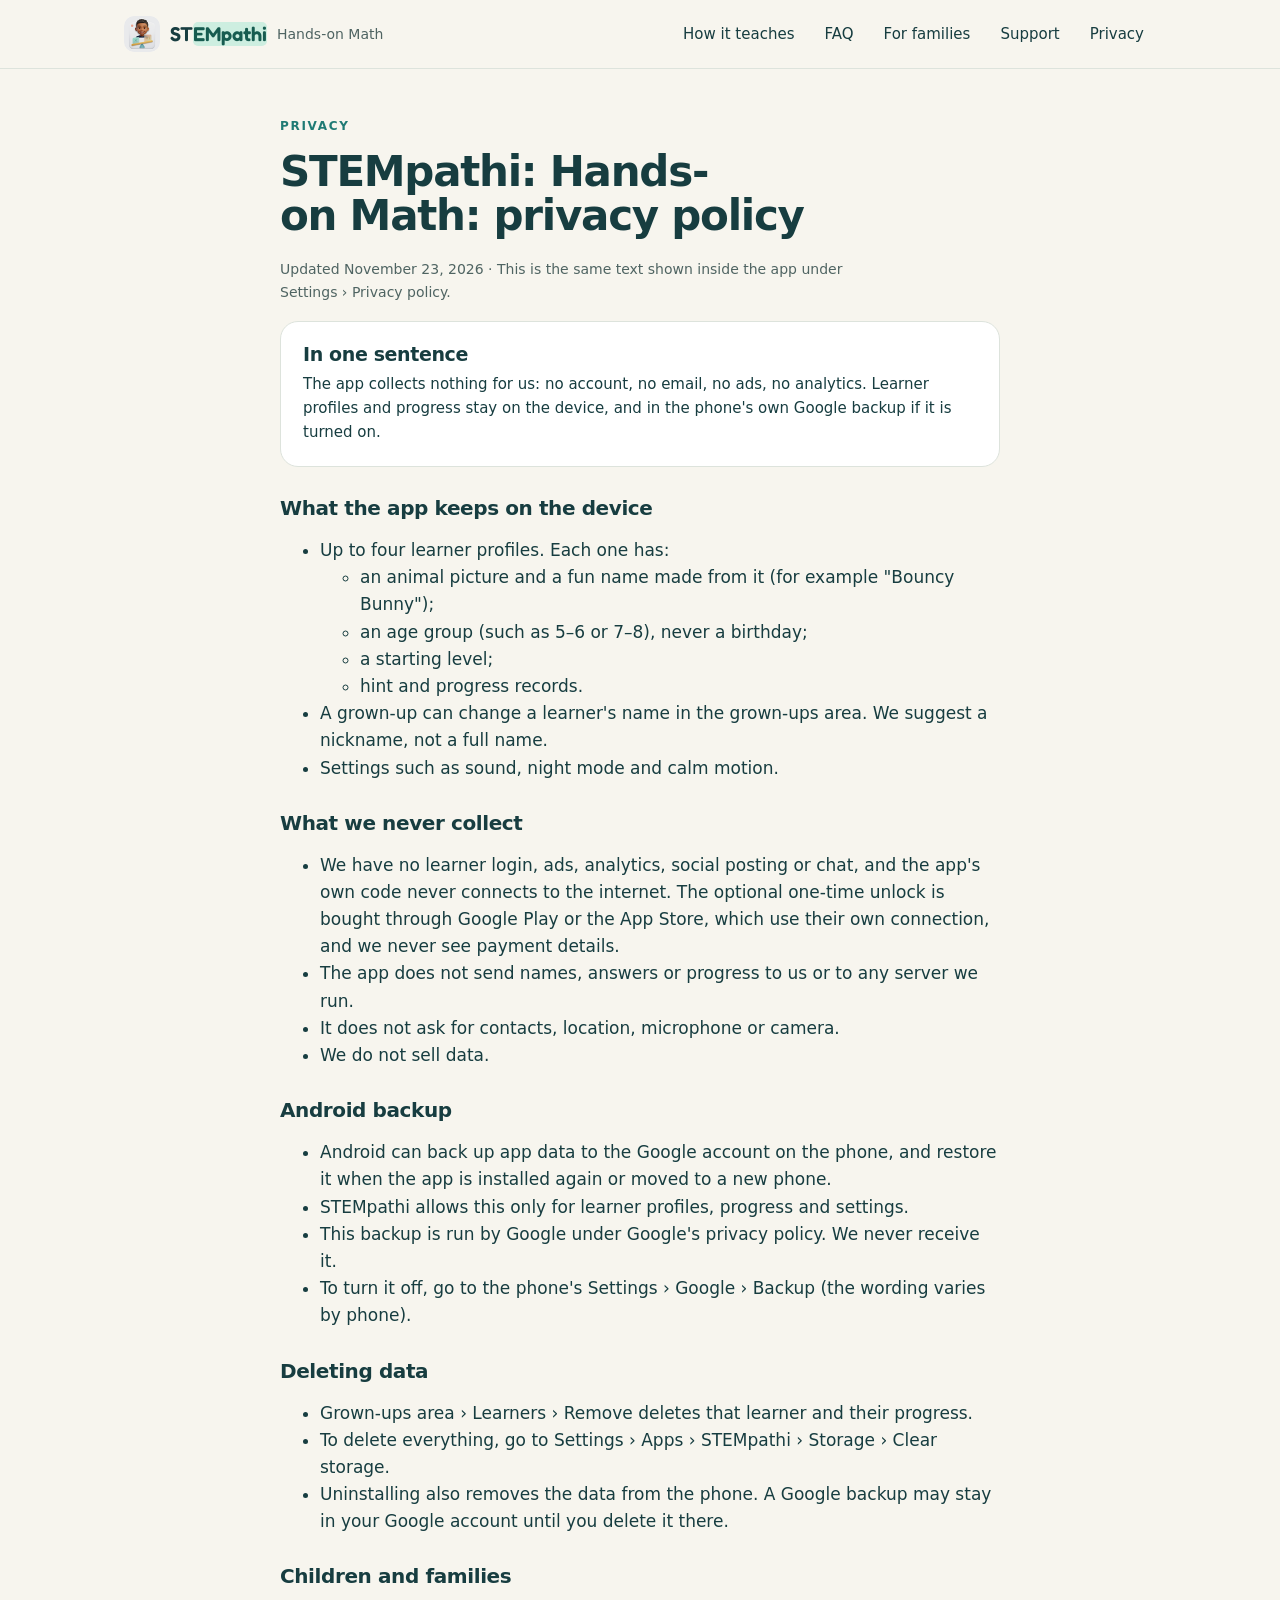
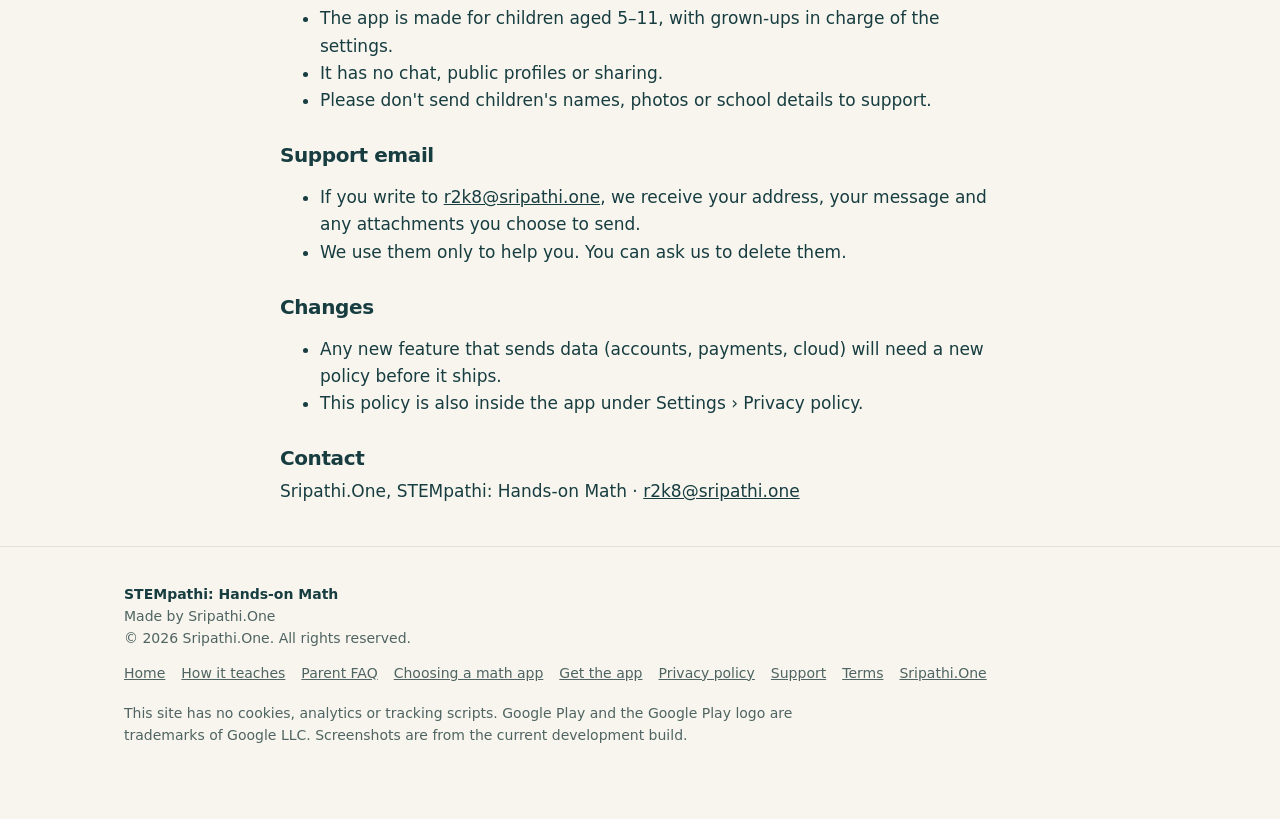
<file: privacy/index.html>
<!doctype html><html lang="en"><head><meta charset="utf-8"><meta name="viewport" content="width=device-width,initial-scale=1,viewport-fit=cover"><link rel="stylesheet" href="/site.css?v=20261128h"><title>Privacy Policy | STEMpathi: Hands-on Math</title><link rel="icon" href="/favicon.ico" sizes="32x32"><link rel="icon" type="image/png" href="/img/icon-64.png?v=20261113"><link rel="apple-touch-icon" href="/img/apple-touch-icon-180.png"><meta name="description" content="STEMpathi: Hands-on Math collects nothing: no account, no email, no ads, no analytics. Learner profiles and progress stay on the device."><link rel="canonical" href="https://stempathi.sripathi.one/privacy/"><meta property="og:type" content="website"><meta property="og:site_name" content="STEMpathi"><meta property="og:title" content="Privacy policy — STEMpathi: Hands-on Math"><meta property="og:description" content="STEMpathi: Hands-on Math collects nothing: no account, no email, no ads, no analytics. Learner profiles and progress stay on the device."><meta property="og:url" content="https://stempathi.sripathi.one/privacy/"><meta property="og:image" content="https://stempathi.sripathi.one/img/og-1200x630.jpg"><meta property="og:image:width" content="1200"><meta property="og:image:height" content="630"><meta name="twitter:card" content="summary_large_image"><script type="application/ld+json">{"@context": "https://schema.org", "@type": "BreadcrumbList", "itemListElement": [{"@type": "ListItem", "position": 1, "name": "Home", "item": "https://stempathi.sripathi.one/"}, {"@type": "ListItem", "position": 2, "name": "Privacy policy", "item": "https://stempathi.sripathi.one/privacy/"}]}</script></head><body>
<a class="skip" href="#main">Skip to content</a>
<header><div class="wrap"><nav><a class="brand" href="/"><img src="/img/icon-64.png?v=20261113" alt="" width="36" height="36"><span class="wm">ST<span class="em">EMpathi</span></span> <small>Hands-on Math</small></a><button class="menu-btn" type="button" aria-expanded="false" aria-controls="site-menu">Menu</button><ul id="site-menu"><li><a href="/how-it-teaches/">How it teaches</a></li><li><a href="/faq/">FAQ</a></li><li><a href="/#families">For families</a></li><li><a href="/support/">Support</a></li><li><a href="/privacy/">Privacy</a></li></ul></nav></div></header>
<main id="main"><div class="wrap doc"><div class="eyebrow">Privacy</div><h1>STEMpathi: Hands-on Math: privacy policy</h1><p class="meta">Updated November 23, 2026 · This is the same text shown inside the app under Settings › Privacy policy.</p>
<div class="card" style="margin:18px 0 26px"><h2 style="font-size:19px;margin:0 0 6px">In one sentence</h2><p style="color:var(--ink)">The app collects nothing for us: no account, no email, no ads, no analytics. Learner profiles and progress stay on the device, and in the phone's own Google backup if it is turned on.</p></div>
<h2>What the app keeps on the device</h2>
<ul><li>Up to four learner profiles. Each one has:<ul><li>an animal picture and a fun name made from it (for example "Bouncy Bunny");</li><li>an age group (such as 5–6 or 7–8), never a birthday;</li><li>a starting level;</li><li>hint and progress records.</li></ul></li><li>A grown-up can change a learner's name in the grown-ups area. We suggest a nickname, not a full name.</li><li>Settings such as sound, night mode and calm motion.</li></ul>
<h2>What we never collect</h2>
<ul><li>We have no learner login, ads, analytics, social posting or chat, and the app's own code never connects to the internet. The optional one-time unlock is bought through Google Play or the App Store, which use their own connection, and we never see payment details.</li><li>The app does not send names, answers or progress to us or to any server we run.</li><li>It does not ask for contacts, location, microphone or camera.</li><li>We do not sell data.</li></ul>
<h2>Android backup</h2>
<ul><li>Android can back up app data to the Google account on the phone, and restore it when the app is installed again or moved to a new phone.</li><li>STEMpathi allows this only for learner profiles, progress and settings.</li><li>This backup is run by Google under Google's privacy policy. We never receive it.</li><li>To turn it off, go to the phone's Settings › Google › Backup (the wording varies by phone).</li></ul>
<h2>Deleting data</h2>
<ul><li>Grown-ups area › Learners › Remove deletes that learner and their progress.</li><li>To delete everything, go to Settings › Apps › STEMpathi › Storage › Clear storage.</li><li>Uninstalling also removes the data from the phone. A Google backup may stay in your Google account until you delete it there.</li></ul>
<h2>Children and families</h2>
<ul><li>The app is made for children aged 5–11, with grown-ups in charge of the settings.</li><li>It has no chat, public profiles or sharing.</li><li>Please don't send children's names, photos or school details to support.</li></ul>
<h2>Support email</h2>
<ul><li>If you write to <a href="mailto:r2k8@sripathi.one">r2k8@sripathi.one</a>, we receive your address, your message and any attachments you choose to send.</li><li>We use them only to help you. You can ask us to delete them.</li></ul>
<h2>Changes</h2>
<ul><li>Any new feature that sends data (accounts, payments, cloud) will need a new policy before it ships.</li><li>This policy is also inside the app under Settings › Privacy policy.</li></ul>
<h2>Contact</h2>
<p>Sripathi.One, STEMpathi: Hands-on Math · <a href="mailto:r2k8@sripathi.one">r2k8@sripathi.one</a></p>
</div></main>
<footer><div class="wrap"><div class="row"><div><strong style="color:var(--ink)">STEMpathi: Hands-on Math</strong><br>Made by Sripathi.One<br>© 2026 Sripathi.One. All rights reserved.</div><ul><li><a href="/">Home</a></li><li><a href="/how-it-teaches/">How it teaches</a></li><li><a href="/faq/">Parent FAQ</a></li><li><a href="/choosing-a-math-app/">Choosing a math app</a></li><li><a href="/get/">Get the app</a></li><li><a href="/privacy/">Privacy policy</a></li><li><a href="/support/">Support</a></li><li><a href="/terms/">Terms</a></li><li><a href="https://sripathi.one">Sripathi.One</a></li></ul></div><p style="margin-top:18px;max-width:80ch">This site has no cookies, analytics or tracking scripts. Google Play and the Google Play logo are trademarks of Google LLC. Screenshots are from the current development build.</p></div></footer>
<script src="/js/menu.js?v=20261128h" defer></script></body></html>
</file>
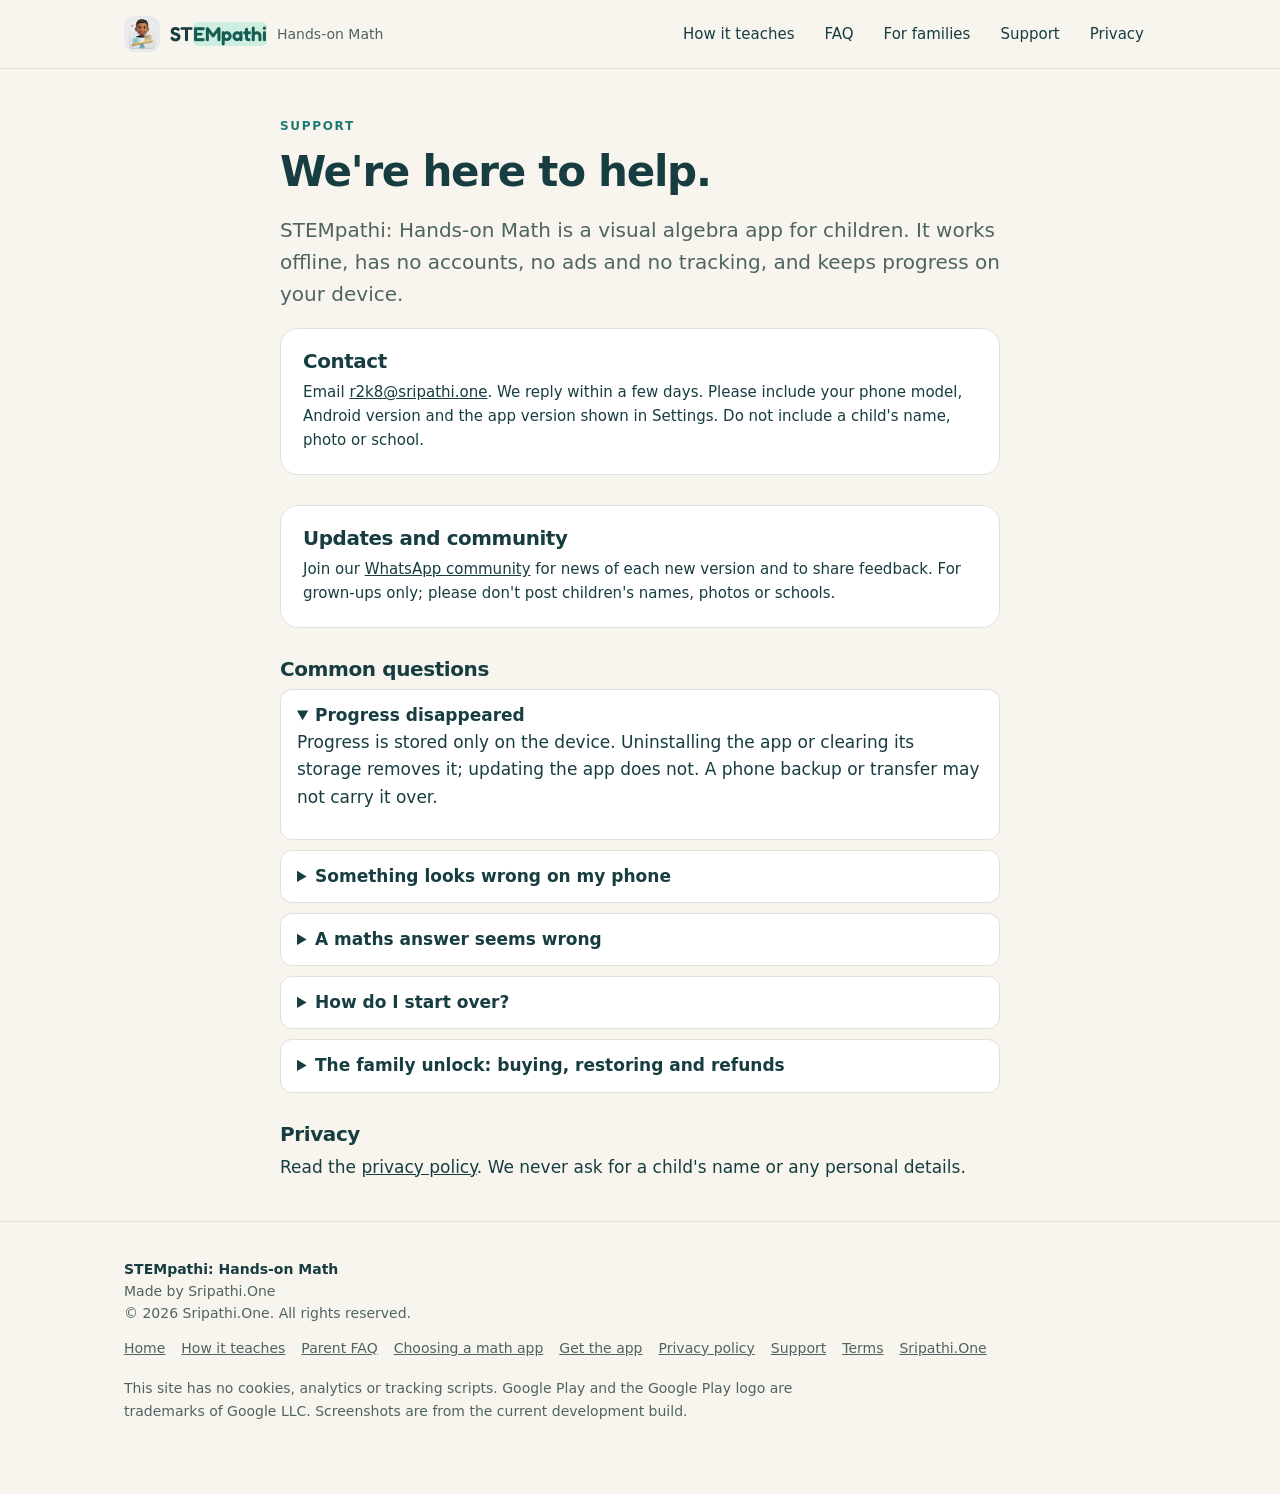
<file: support/index.html>
<!doctype html><html lang="en"><head><meta charset="utf-8"><meta name="viewport" content="width=device-width,initial-scale=1,viewport-fit=cover"><link rel="stylesheet" href="/site.css?v=20261128h"><title>Support and Help | STEMpathi: Hands-on Math</title><link rel="icon" href="/favicon.ico" sizes="32x32"><link rel="icon" type="image/png" href="/img/icon-64.png?v=20261113"><link rel="apple-touch-icon" href="/img/apple-touch-icon-180.png"><meta name="description" content="Help and contact for STEMpathi: Hands-on Math: setup, offline use, sound, progress and privacy questions."><link rel="canonical" href="https://stempathi.sripathi.one/support/"><meta property="og:type" content="website"><meta property="og:site_name" content="STEMpathi"><meta property="og:title" content="Support — STEMpathi: Hands-on Math"><meta property="og:description" content="Help and contact for STEMpathi: Hands-on Math: setup, offline use, sound, progress and privacy questions."><meta property="og:url" content="https://stempathi.sripathi.one/support/"><meta property="og:image" content="https://stempathi.sripathi.one/img/og-1200x630.jpg"><meta property="og:image:width" content="1200"><meta property="og:image:height" content="630"><meta name="twitter:card" content="summary_large_image"><script type="application/ld+json">{"@context": "https://schema.org", "@type": "BreadcrumbList", "itemListElement": [{"@type": "ListItem", "position": 1, "name": "Home", "item": "https://stempathi.sripathi.one/"}, {"@type": "ListItem", "position": 2, "name": "Support", "item": "https://stempathi.sripathi.one/support/"}]}</script></head><body>
<a class="skip" href="#main">Skip to content</a>
<header><div class="wrap"><nav><a class="brand" href="/"><img src="/img/icon-64.png?v=20261113" alt="" width="36" height="36"><span class="wm">ST<span class="em">EMpathi</span></span> <small>Hands-on Math</small></a><button class="menu-btn" type="button" aria-expanded="false" aria-controls="site-menu">Menu</button><ul id="site-menu"><li><a href="/how-it-teaches/">How it teaches</a></li><li><a href="/faq/">FAQ</a></li><li><a href="/#families">For families</a></li><li><a href="/support/">Support</a></li><li><a href="/privacy/">Privacy</a></li></ul></nav></div></header>
<main id="main"><div class="wrap doc"><div class="eyebrow">Support</div><h1>We're here to help.</h1><p class="lead">STEMpathi: Hands-on Math is a visual algebra app for children. It works offline, has no accounts, no ads and no tracking, and keeps progress on your device.</p>
<div class="card" style="margin:18px 0 30px"><h2 class="h3">Contact</h2><p style="color:var(--ink)">Email <a href="mailto:r2k8@sripathi.one">r2k8@sripathi.one</a>. We reply within a few days. Please include your phone model, Android version and the app version shown in Settings. Do not include a child's name, photo or school.</p></div><div class="card" style="margin:0 0 30px"><h2 class="h3">Updates and community</h2><p style="color:var(--ink)">Join our <a href="https://chat.whatsapp.com/KOaxqfOwzSR8U9sJGim0v2" rel="noopener">WhatsApp community</a> for news of each new version and to share feedback. For grown-ups only; please don't post children's names, photos or schools.</p></div>
<h2>Common questions</h2>
<details open><summary>Progress disappeared</summary><p>Progress is stored only on the device. Uninstalling the app or clearing its storage removes it; updating the app does not. A phone backup or transfer may not carry it over.</p></details>
<details><summary>Something looks wrong on my phone</summary><p>Tell us the chapter and what you tapped. A screenshot helps. Landscape and night mode are supported; if a screen clips, say which one.</p></details>
<details><summary>A maths answer seems wrong</summary><p>Send the exact equation shown at the top of the lesson and the move you made. Every answer is checked exactly, so this is the fastest way for us to find the cause.</p></details>
<details><summary>How do I start over?</summary><p>Learner setup can be changed from the app's setup screen. To erase all progress and settings, clear the app's storage in Android Settings › Apps › STEMpathi › Storage; this cannot be undone.</p></details>
<details><summary>The family unlock: buying, restoring and refunds</summary><p>STEMpathi is free to start. One optional family unlock opens every island. It is a single purchase through Google Play, not a subscription, and Google Play shows the price. Open the grown-ups area in the app to buy it.</p><p><strong>Restore:</strong> on a new phone or after reinstalling, sign in to Google Play with the account that bought it, open the grown-ups area and choose Restore purchase.</p><p><strong>Refunds:</strong> Google Play handles payments and refunds under its own refund policy. Request one from your Google Play order history. If a refund is granted, the extra islands lock again, and your learner's progress stays.</p><p><strong>Promo code:</strong> choose Redeem a code in the grown-ups area and follow the steps. The unlock arrives by itself.</p></details>
<h2>Privacy</h2><p>Read the <a href="/privacy/">privacy policy</a>. We never ask for a child's name or any personal details.</p>
</div></main>
<footer><div class="wrap"><div class="row"><div><strong style="color:var(--ink)">STEMpathi: Hands-on Math</strong><br>Made by Sripathi.One<br>© 2026 Sripathi.One. All rights reserved.</div><ul><li><a href="/">Home</a></li><li><a href="/how-it-teaches/">How it teaches</a></li><li><a href="/faq/">Parent FAQ</a></li><li><a href="/choosing-a-math-app/">Choosing a math app</a></li><li><a href="/get/">Get the app</a></li><li><a href="/privacy/">Privacy policy</a></li><li><a href="/support/">Support</a></li><li><a href="/terms/">Terms</a></li><li><a href="https://sripathi.one">Sripathi.One</a></li></ul></div><p style="margin-top:18px;max-width:80ch">This site has no cookies, analytics or tracking scripts. Google Play and the Google Play logo are trademarks of Google LLC. Screenshots are from the current development build.</p></div></footer>
<script src="/js/menu.js?v=20261128h" defer></script></body></html>
</file>
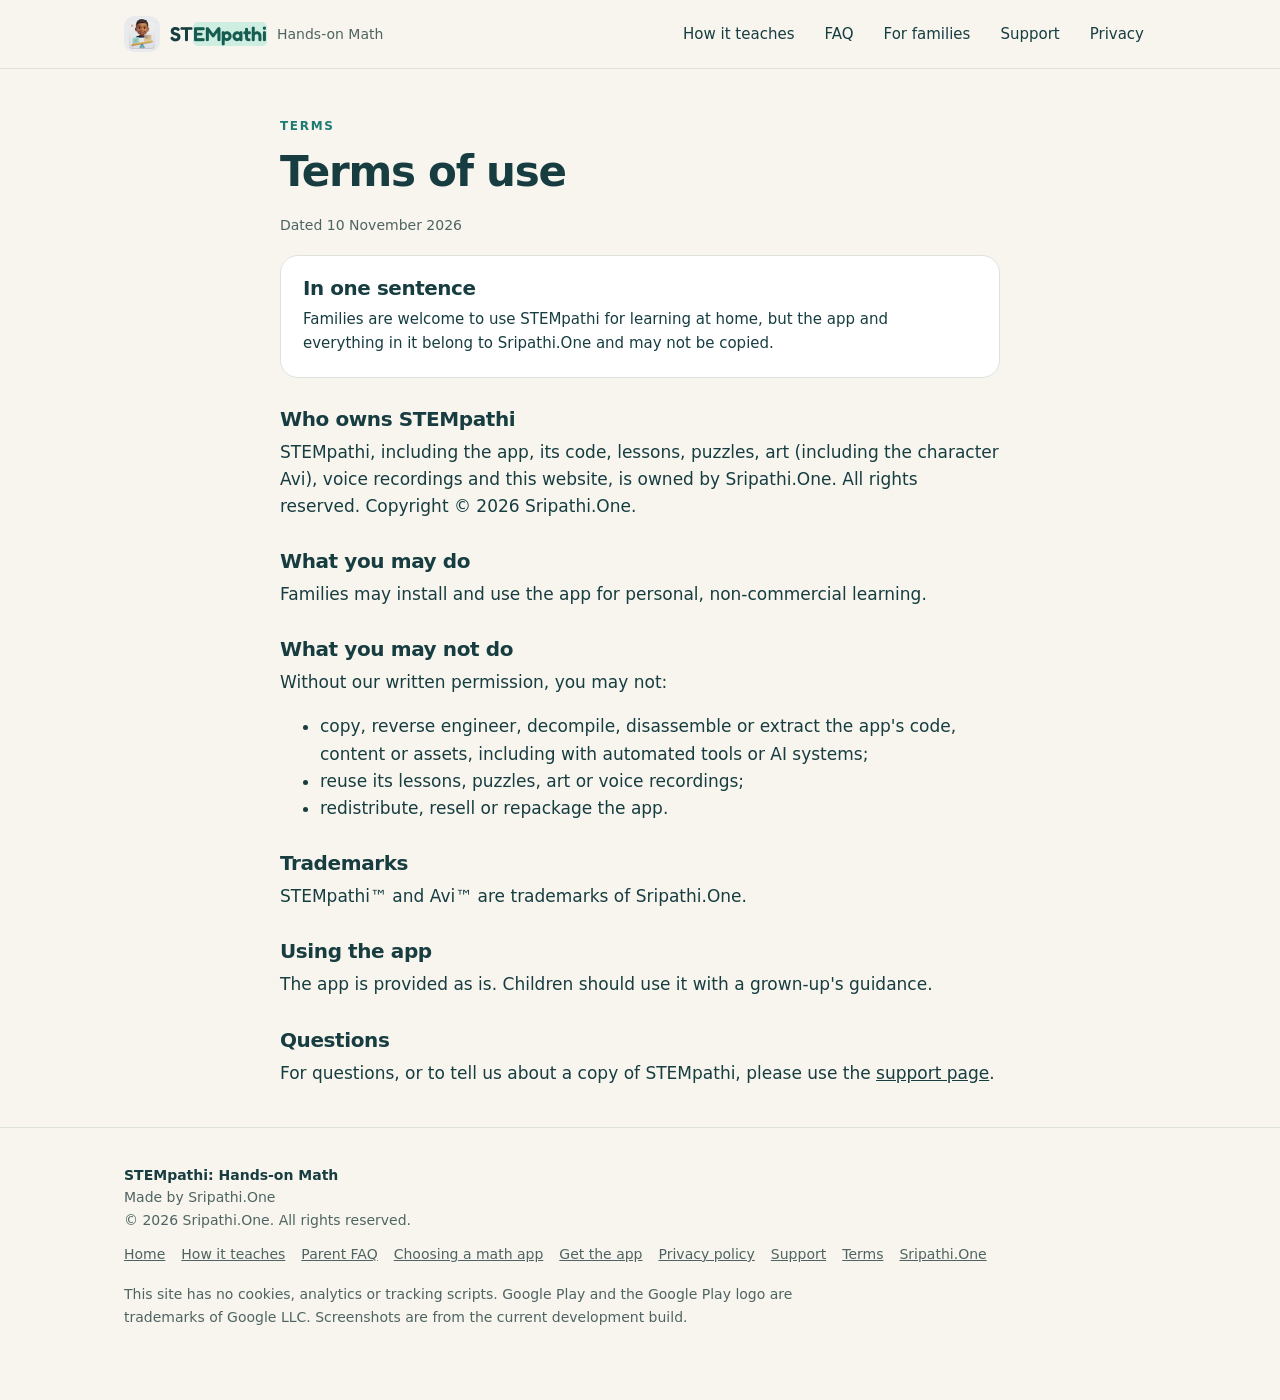
<file: terms/index.html>
<!doctype html><html lang="en"><head><meta charset="utf-8"><meta name="viewport" content="width=device-width,initial-scale=1,viewport-fit=cover"><link rel="stylesheet" href="/site.css?v=20261128h"><title>Terms of Use | STEMpathi: Hands-on Math</title><link rel="icon" href="/favicon.ico" sizes="32x32"><link rel="icon" type="image/png" href="/img/icon-64.png?v=20261113"><link rel="apple-touch-icon" href="/img/apple-touch-icon-180.png"><meta name="description" content="Plain-English terms of use for STEMpathi: Hands-on Math, a math app for children by Sripathi.One."><link rel="canonical" href="https://stempathi.sripathi.one/terms/"><meta property="og:type" content="website"><meta property="og:site_name" content="STEMpathi"><meta property="og:title" content="Terms of use — STEMpathi: Hands-on Math"><meta property="og:description" content="Plain-English terms of use for STEMpathi: Hands-on Math, a math app for children by Sripathi.One."><meta property="og:url" content="https://stempathi.sripathi.one/terms/"><meta property="og:image" content="https://stempathi.sripathi.one/img/og-1200x630.jpg"><meta property="og:image:width" content="1200"><meta property="og:image:height" content="630"><meta name="twitter:card" content="summary_large_image"><script type="application/ld+json">{"@context": "https://schema.org", "@type": "BreadcrumbList", "itemListElement": [{"@type": "ListItem", "position": 1, "name": "Home", "item": "https://stempathi.sripathi.one/"}, {"@type": "ListItem", "position": 2, "name": "Terms of use", "item": "https://stempathi.sripathi.one/terms/"}]}</script></head><body>
<a class="skip" href="#main">Skip to content</a>
<header><div class="wrap"><nav><a class="brand" href="/"><img src="/img/icon-64.png?v=20261113" alt="" width="36" height="36"><span class="wm">ST<span class="em">EMpathi</span></span> <small>Hands-on Math</small></a><button class="menu-btn" type="button" aria-expanded="false" aria-controls="site-menu">Menu</button><ul id="site-menu"><li><a href="/how-it-teaches/">How it teaches</a></li><li><a href="/faq/">FAQ</a></li><li><a href="/#families">For families</a></li><li><a href="/support/">Support</a></li><li><a href="/privacy/">Privacy</a></li></ul></nav></div></header>
<main id="main"><div class="wrap doc"><div class="eyebrow">Terms</div><h1>Terms of use</h1><p class="meta">Dated 10 November 2026</p>
<div class="card" style="margin:18px 0 26px"><h2 class="h3">In one sentence</h2><p style="color:var(--ink)">Families are welcome to use STEMpathi for learning at home, but the app and everything in it belong to Sripathi.One and may not be copied.</p></div>
<h2>Who owns STEMpathi</h2><p>STEMpathi, including the app, its code, lessons, puzzles, art (including the character Avi), voice recordings and this website, is owned by Sripathi.One. All rights reserved. Copyright © 2026 Sripathi.One.</p>
<h2>What you may do</h2><p>Families may install and use the app for personal, non-commercial learning.</p>
<h2>What you may not do</h2><p>Without our written permission, you may not:</p><ul><li>copy, reverse engineer, decompile, disassemble or extract the app's code, content or assets, including with automated tools or AI systems;</li><li>reuse its lessons, puzzles, art or voice recordings;</li><li>redistribute, resell or repackage the app.</li></ul>
<h2>Trademarks</h2><p>STEMpathi™ and Avi™ are trademarks of Sripathi.One.</p>
<h2>Using the app</h2><p>The app is provided as is. Children should use it with a grown-up's guidance.</p>
<h2>Questions</h2><p>For questions, or to tell us about a copy of STEMpathi, please use the <a href="/support/">support page</a>.</p>
</div></main>
<footer><div class="wrap"><div class="row"><div><strong style="color:var(--ink)">STEMpathi: Hands-on Math</strong><br>Made by Sripathi.One<br>© 2026 Sripathi.One. All rights reserved.</div><ul><li><a href="/">Home</a></li><li><a href="/how-it-teaches/">How it teaches</a></li><li><a href="/faq/">Parent FAQ</a></li><li><a href="/choosing-a-math-app/">Choosing a math app</a></li><li><a href="/get/">Get the app</a></li><li><a href="/privacy/">Privacy policy</a></li><li><a href="/support/">Support</a></li><li><a href="/terms/">Terms</a></li><li><a href="https://sripathi.one">Sripathi.One</a></li></ul></div><p style="margin-top:18px;max-width:80ch">This site has no cookies, analytics or tracking scripts. Google Play and the Google Play logo are trademarks of Google LLC. Screenshots are from the current development build.</p></div></footer>
<script src="/js/menu.js?v=20261128h" defer></script></body></html>
</file>
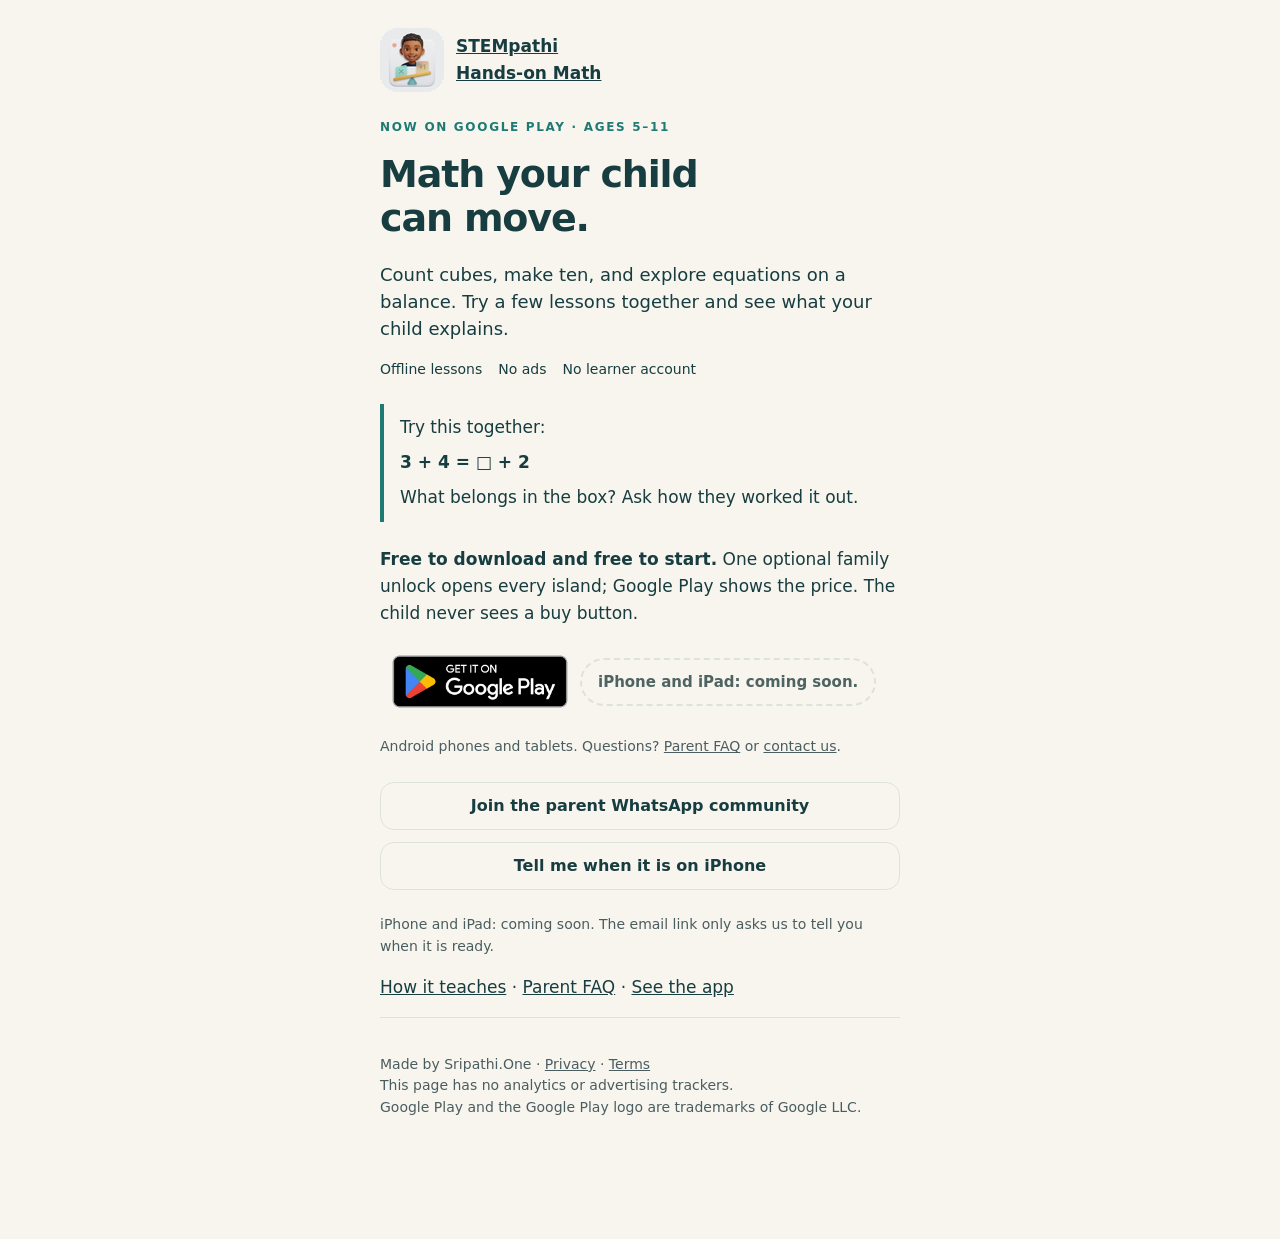
<file: test/index.html>
<!doctype html><html lang="en"><head><meta charset="utf-8"><meta name="robots" content="noindex"><meta http-equiv="refresh" content="0; url=/get/"><link rel="canonical" href="https://stempathi.sripathi.one/get/"><title>STEMpathi is on Google Play</title></head><body><p>The closed test has ended. <a href="/get/">Get STEMpathi on Google Play</a>.</p></body></html>
</file>
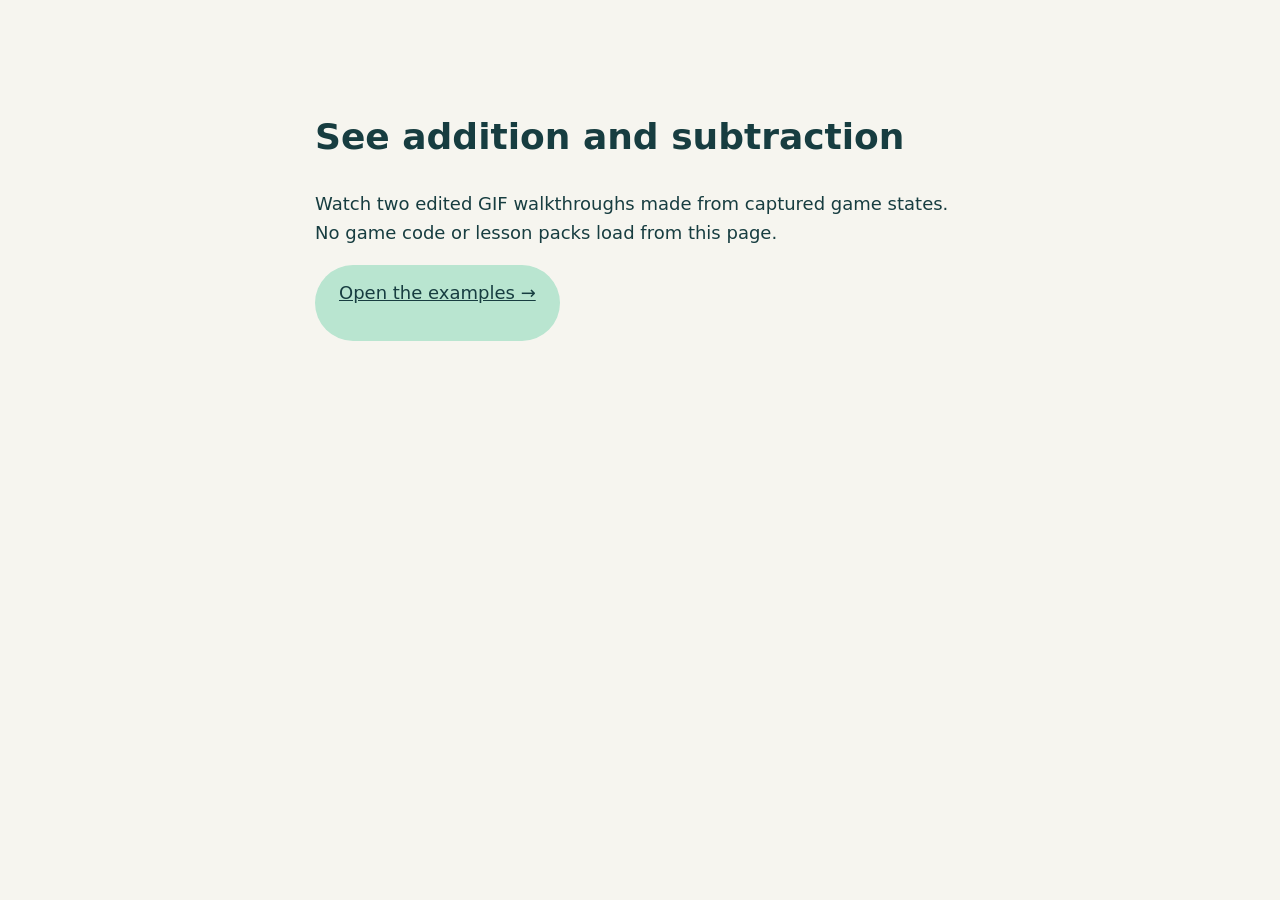
<file: demo.html>
<!doctype html>
<html lang="en"><head><meta charset="utf-8"><meta name="viewport" content="width=device-width,initial-scale=1"><title>STEMpathi · Addition and subtraction</title><style>body{max-width:650px;margin:60px auto;padding:24px;background:#f6f5ef;color:#173d40;font:18px/1.6 system-ui}a{display:inline-block;color:inherit;background:#b9e5d0;border-radius:100px;padding:14px 24px;min-height:48px}a:focus-visible{outline:3px solid #6757ac;outline-offset:4px}</style></head><body><h1>See addition and subtraction</h1><p>Watch two edited GIF walkthroughs made from captured game states. No game code or lesson packs load from this page.</p><a href="./#preview">Open the examples →</a></body></html>
</file>
<file: site.css>
:root{color-scheme:light;--ink:#173d40;--muted:#4f6462;--paper:#f7f5ee;--card:#fff;--mint:#d9efe4;--teal:#1f7a74;--teal-dark:#155c58;--line:#dde3dc;--sun:#f2d98a}
*{box-sizing:border-box}html{scroll-behavior:smooth}
body{margin:0;background:var(--paper);color:var(--ink);font:17px/1.6 Inter,-apple-system,"Segoe UI",system-ui,sans-serif;-webkit-font-smoothing:antialiased}
a{color:inherit}a:focus-visible,button:focus-visible{outline:3px solid var(--teal);outline-offset:4px}
.wrap{max-width:1080px;margin:auto;padding:0 24px}
.skip{position:absolute;top:-80px;left:16px;background:#fff;padding:12px;z-index:5}.skip:focus{top:12px}
header{border-bottom:1px solid var(--line);background:rgba(247,245,238,.92);backdrop-filter:blur(6px);position:sticky;top:0;z-index:4}
nav{display:flex;align-items:center;justify-content:space-between;gap:20px;min-height:68px}
.brand{display:inline-flex;align-items:center;gap:10px;font-weight:700;font-size:20px;letter-spacing:-.4px;text-decoration:none}.brand img{width:36px;height:36px;border-radius:10px}
.brand small{font-weight:500;color:var(--muted);font-size:14px;letter-spacing:0}
nav ul{display:flex;gap:6px;list-style:none;margin:0;padding:0}nav ul a{display:inline-flex;align-items:center;min-height:44px;padding:0 12px;border-radius:10px;text-decoration:none;font-weight:500;font-size:15px}nav ul a:hover{background:var(--mint)}
.hero{display:grid;grid-template-columns:1.15fr .85fr;gap:48px;align-items:center;padding:64px 0 56px}
.eyebrow{font-size:12px;letter-spacing:.14em;text-transform:uppercase;font-weight:700;color:var(--teal)}
h1{font-size:clamp(40px,6vw,66px);line-height:1.05;letter-spacing:-.03em;margin:14px 0 20px;text-wrap:balance}h1 em{font-style:normal;color:var(--teal)}
h2{font-size:clamp(26px,3.4vw,36px);line-height:1.15;letter-spacing:-.02em;margin:0 0 10px;text-wrap:balance}h3{font-size:19px;margin:0 0 6px}
p{margin:0 0 16px;max-width:62ch}.lead{font-size:20px;color:var(--muted)}
.cta{display:flex;flex-wrap:wrap;gap:12px;align-items:center;margin:26px 0 14px}
.button{display:inline-flex;align-items:center;justify-content:center;gap:8px;min-height:52px;padding:0 22px;border-radius:14px;background:var(--teal);color:#fff;text-decoration:none;font-weight:600;border:0;font-size:16px}.button:hover{background:var(--teal-dark)}
.button.ghost{background:transparent;color:var(--ink);border:1.5px solid var(--line)}.button.ghost:hover{background:var(--mint)}
.facts{display:flex;flex-wrap:wrap;gap:8px 18px;color:var(--muted);font-size:15px;margin:0}.facts li{list-style:none;display:inline-flex;align-items:center;gap:6px}.facts li::before{content:"";width:8px;height:8px;border-radius:50%;background:var(--teal)}
.facts{padding:0}
.phone{justify-self:center;width:min(300px,80vw);border-radius:30px;border:8px solid #1b2a2b;background:#1b2a2b;box-shadow:0 30px 60px -30px rgba(23,61,64,.45)}.phone img{display:block;width:100%;border-radius:22px}
section{padding:56px 0;border-top:1px solid var(--line)}
.steps{display:grid;grid-template-columns:repeat(3,1fr);gap:28px;margin-top:28px}
.step img{width:100%;border-radius:18px;border:1px solid var(--line);background:#fff}.step .n{display:inline-grid;place-items:center;width:34px;height:34px;border-radius:50%;background:var(--sun);font-weight:700;margin:14px 0 8px}
.cards{display:grid;grid-template-columns:repeat(auto-fit,minmax(230px,1fr));gap:16px;margin-top:24px}
.card{background:var(--card);border:1px solid var(--line);border-radius:18px;padding:22px}.card h3{font-size:17px}.card p{font-size:15px;color:var(--muted);margin:0}
.chapters{display:grid;grid-template-columns:repeat(auto-fit,minmax(210px,1fr));gap:10px;margin-top:22px;padding:0;list-style:none}.chapters li{background:var(--card);border:1px solid var(--line);border-radius:12px;padding:12px 14px;font-size:15px}.chapters b{display:block;color:var(--teal);font-size:12px;letter-spacing:.1em;text-transform:uppercase}
.band{background:var(--mint);border-radius:24px;padding:36px;display:grid;grid-template-columns:1.2fr .8fr;gap:28px;align-items:center}
.band .button{background:var(--ink)}
.email{font-size:20px;font-weight:600;word-break:break-all}
footer{padding:36px 0 56px;border-top:1px solid var(--line);color:var(--muted);font-size:14px}footer .row{display:flex;flex-wrap:wrap;justify-content:space-between;gap:12px 24px}footer ul{display:flex;flex-wrap:wrap;gap:16px;list-style:none;padding:0;margin:0}
.doc{max-width:768px;padding:48px 24px 24px}.doc h1{font-size:clamp(30px,4vw,42px)}.doc h2{font-size:20px;margin:30px 0 8px}.doc .meta{color:var(--muted);font-size:14px}.doc p{max-width:70ch}
details{border:1px solid var(--line);border-radius:12px;padding:12px 16px;background:var(--card);margin:0 0 10px}summary{cursor:pointer;font-weight:600}
/* Images retain their intrinsic ratio even when HTML width/height reserve space. */
img{max-width:100%;height:auto}
.phone img{height:auto}
section{scroll-margin-top:88px}
.hero{gap:56px;padding:48px 0;min-height:680px}
.hero-preview{margin:0;min-width:0;text-align:center}
.hero-preview .phone{margin:auto;width:min(272px,100%);border-width:6px;border-color:#294c4b;border-radius:30px}
.hero-preview figcaption{font-size:12px;line-height:1.5;color:var(--muted);margin-top:16px}
.status-dot{display:inline-block;width:7px;height:7px;background:var(--teal);border-radius:50%;margin-right:5px}
.example{display:flex;flex-wrap:wrap;gap:8px 16px;align-items:center;margin:24px 0;padding:18px 20px;background:#e6eee6;border:1px solid #d4dfd5;border-radius:20px;font-size:25px;font-weight:600;max-width:390px}
.example small{flex-basis:100%;font-size:14px;font-weight:400;color:var(--muted)}
.example-arrow{color:var(--teal)}
.beta-note{font-size:13px;color:var(--muted);margin-top:16px;max-width:48ch}
.section-heading{display:flex;align-items:end;gap:40px;justify-content:space-between}
.section-heading p{max-width:32ch;color:var(--muted);font-size:15px;margin:0}
.lesson-gallery{gap:32px}
.shot{background:linear-gradient(145deg,#e3eee6,#f0e9d8);border:1px solid var(--line);padding:20px;border-radius:26px;display:grid;place-items:center}
.shot a{display:block;width:100%;max-width:258px}
.shot img{display:block;width:100%;height:auto;border-radius:16px;border:0;box-shadow:0 14px 26px -16px #173d4055}
.step .n{font-size:12px;width:auto;height:auto;background:none;color:var(--teal);margin:20px 0 8px}
.step p{color:var(--muted);font-size:15px}
.step .capture-label{font-size:12px;color:var(--muted)}
.preview-note{font-size:14px;color:var(--muted);max-width:80ch;margin:22px 0 0;padding:16px 20px;border-left:3px solid #84b6a4}
.join-details{border-left:1px solid #adcdbd;padding-left:28px;font-size:15px}
.join-details ul{padding-left:19px}.join-details li{margin:8px 0}
.band h2{margin-top:12px}.footer-note{margin-top:20px;font-size:12px}
@media(max-width:800px){.hero{grid-template-columns:1fr;gap:32px;padding:36px 0;min-height:0}.hero-preview .phone{width:min(280px,88vw)}.steps{grid-template-columns:1fr}.lesson-gallery{gap:36px}.shot a{max-width:280px}.band{grid-template-columns:1fr;padding:26px}.join-details{border-left:0;border-top:1px solid #adcdbd;padding:20px 0 0}.section-heading{display:block}.section-heading p{margin-top:16px;max-width:50ch}nav{flex-wrap:wrap;gap:0;padding:12px 0}nav ul{width:100%;justify-content:space-between}nav ul a{padding:0 8px;font-size:14px}.brand small{font-size:12px}section{padding:40px 0}}
@media(prefers-reduced-motion:reduce){html{scroll-behavior:auto}}
.join-steps{list-style:none;counter-reset:joining;display:grid;grid-template-columns:repeat(3,minmax(0,1fr));gap:20px;padding:0;margin:28px 0 0}
.join-steps li{background:var(--card);border:1px solid var(--line);border-radius:24px;padding:24px;min-width:0;display:flex;flex-direction:column;align-items:flex-start}
.step-number{display:grid;place-items:center;width:40px;height:40px;border-radius:50%;background:var(--mint);color:var(--teal-dark);font-weight:700;margin-bottom:18px}
.join-steps h3{font-size:21px;line-height:1.3;margin-bottom:14px}.join-steps p{font-size:15px;color:var(--muted)}
.join-steps a{overflow-wrap:anywhere}.join-steps .button{font-size:15px;min-height:52px;padding:12px 17px;line-height:1.4;margin-top:auto;text-align:center}
.join-steps .beta-note{font-size:12px;margin-bottom:0;margin-top:16px}
@media(max-width:800px){.join-steps{grid-template-columns:1fr}.join-steps li{padding:24px}.join-steps .button{width:100%}}
/* STEMpathi wordmark D + "Drop, balance, glow" (founder 2026-11-10) */
@font-face{font-family:"Fredoka";src:url("/fonts/Fredoka-Variable.ttf") format("truetype");font-weight:300 700;font-display:swap}
.wm{font-family:Fredoka,Inter,system-ui,sans-serif;font-weight:600;letter-spacing:0;color:var(--ink)}
.wm .em{background:#cdeee0;color:#175c50;border-radius:5px}
.logo-motion{display:inline-flex;flex-direction:column;align-items:stretch;margin:0 0 22px;font-family:Fredoka,Inter,system-ui,sans-serif}
.logo-motion .word{display:flex;align-items:flex-end;font-weight:600;font-size:clamp(46px,8vw,80px);line-height:1;color:var(--ink);white-space:nowrap}
.logo-motion .emw{position:relative;display:inline-flex;align-items:flex-end}
.logo-motion .hl{position:absolute;left:0;right:0;top:16%;bottom:-5%;border-radius:8px;background:#cdeee0;transform-origin:50% 50%;animation:lm-hl 3.6s cubic-bezier(.3,.7,.4,1) both}
.logo-motion .l{display:inline-block;position:relative;transform-origin:50% 100%;animation:lm-drop 3.6s cubic-bezier(.3,.7,.4,1) both}
.logo-motion .emw .l{color:#175c50}
.logo-motion .star{position:absolute;left:50%;top:.17em;width:.26em;height:.26em;margin-left:-.15em;transform-origin:50% 50%;animation:lm-star 3.6s ease-out both}
.logo-motion .beamrow{position:relative;height:24px;margin-top:12px}
.logo-motion .beam{position:absolute;left:-8px;right:-8px;top:0;height:7px;border-radius:4px;background:var(--teal);transform-origin:50% 50%;animation:lm-beam 3.6s ease-in-out both}
.logo-motion .fulcrum{position:absolute;left:50%;top:7px;width:0;height:0;border-left:12px solid transparent;border-right:12px solid transparent;border-bottom:16px solid var(--teal);transform:translateX(-50%);animation:lm-fulcrum 3.6s ease-out both}
.logo-motion .tag{font-weight:500;font-size:clamp(18px,2.4vw,24px);color:var(--teal-dark);margin-top:6px;animation:lm-sub 3.6s ease-out both}
@keyframes lm-drop{0%{transform:translateY(-120px);opacity:0}7%{transform:translateY(0) scale(1.2,.76);opacity:1}11%{transform:translateY(-12px) scale(.93,1.09)}15%{transform:translateY(0) scale(1.04,.96)}18%,100%{transform:none;opacity:1}}
@keyframes lm-beam{0%,33%{transform:scaleX(0)}41%{transform:scaleX(1) rotate(0)}48%{transform:scaleX(1) rotate(-7deg)}56%{transform:scaleX(1) rotate(4deg)}63%{transform:scaleX(1) rotate(-1.5deg)}68%,100%{transform:scaleX(1) rotate(0)}}
@keyframes lm-fulcrum{0%,36%{transform:translateX(-50%) scale(0)}44%,100%{transform:translateX(-50%) scale(1)}}
@keyframes lm-hl{0%,66%{transform:scaleX(0)}77%{transform:scaleX(1.06)}82%,100%{transform:scaleX(1)}}
@keyframes lm-star{0%,82%{transform:scale(0) rotate(-40deg)}89%{transform:scale(1.35) rotate(15deg)}94%{transform:scale(1) rotate(0)}97%{transform:scale(1.15)}100%{transform:scale(1)}}
@keyframes lm-sub{0%,80%{opacity:0;transform:translateY(10px)}92%,100%{opacity:1;transform:none}}
@media (prefers-reduced-motion:reduce){.logo-motion *{animation:none!important}}
.kv{display:grid;grid-template-columns:max-content 1fr;gap:6px 18px;margin:10px 0 0}.kv dt{font-weight:700;color:var(--teal)}.kv dd{margin:0;color:var(--ink)}
@media (max-width:560px){.kv{grid-template-columns:1fr}.kv dt{margin-top:8px}}
.table-wrap{overflow-x:auto;margin:18px 0}.table-wrap table{border-collapse:collapse;width:100%;min-width:560px;font-size:15px;background:var(--card)}
.table-wrap caption{text-align:left;font-weight:700;padding:0 0 8px}.table-wrap th,.table-wrap td{border:1px solid var(--line);padding:10px 12px;text-align:left;vertical-align:top}
.table-wrap thead th{background:var(--mint)}.table-wrap td.codes{font-size:13px;color:var(--muted)}
.refs{font-size:14px;color:var(--muted)}.refs li{margin:0 0 8px}

.store-strip{list-style:none;margin:8px 0 0;padding:4px 0 18px;display:flex;gap:0;overflow-x:auto;scroll-snap-type:x mandatory;-webkit-overflow-scrolling:touch;border-radius:18px}
.store-strip li{flex:0 0 auto;width:min(270px,62vw);scroll-snap-align:start}
.store-strip img{display:block;width:100%;height:auto}
.store-strip li:first-child img{border-radius:18px 0 0 18px}.store-strip li:last-child img{border-radius:0 18px 18px 0}

.trust-cards{grid-template-columns:repeat(auto-fit,minmax(230px,1fr))}
#trust{padding:56px 0}

.soon-chip{display:inline-flex;align-items:center;min-height:44px;padding:8px 16px;border:2px dashed var(--line);border-radius:999px;color:var(--muted);font-weight:600;font-size:15px;background:transparent;cursor:default;vertical-align:middle}
/* Google Play badge: Google's official file, which already includes its clear space. Shown 200px wide, never stretched, recoloured, cropped, bordered or shadowed. */
.play-badge{display:inline-block;line-height:0;border-radius:10px;vertical-align:middle;min-height:48px}
.play-badge img{width:200px;height:auto;display:block}
.play-badge:focus-visible{outline:3px solid var(--teal);outline-offset:2px}

h2.h3{font-size:1.17em;margin:0 0 6px}

/* Home redesign 2026-11-28: product-first hero, how it works, compact facts */
.hero-preview{position:relative}
.hero-preview .phone-main{position:relative;z-index:2;width:min(360px,80vw);margin:0 auto}@media(min-width:901px){.hero-preview .phone-main{margin:0 120px 0 auto}}
.hero-preview .phone-main img{width:100%;height:auto;display:block}
.hero-preview .phone-back{position:absolute;z-index:1;width:230px;right:-20px;top:90px;transform:rotate(6deg);opacity:.95}
.hero-preview .phone-back img{width:100%;height:auto;display:block}
@media(max-width:1100px){.hero-preview .phone-back{right:-60px}}
@media(max-width:900px){.hero-preview .phone-back{display:none}}
.how3{display:grid;grid-template-columns:repeat(3,1fr);gap:24px;margin:22px 0 14px}
.how3 figure{margin:0}
.how3 img{width:100%;height:auto;display:block;border-radius:22px;border:6px solid var(--ink)}
.how3 figcaption{margin-top:12px;color:var(--muted);line-height:1.45}
.how3 figcaption strong{display:block;color:var(--ink);font-size:18px;margin-bottom:4px}
@media(max-width:760px){.how3{grid-template-columns:1fr;max-width:340px;margin-left:auto;margin-right:auto}}
#howit,#questions{padding:56px 0}
.qa details{background:#fff;border:1px solid var(--line);border-radius:12px;margin:10px 0}
.qa summary{cursor:pointer;min-height:48px;display:flex;align-items:center;padding:12px 16px;font-weight:600}
.qa details p{padding:0 16px 14px;margin:0}
@media(min-width:900px){.facts-card .kv{display:grid;grid-template-columns:auto 1fr auto 1fr;column-gap:22px;row-gap:12px}.facts-card .kv dt{margin:0}.facts-card .kv dd{margin:0}}
.soon-chip{min-height:48px}
.cta .button{min-height:48px}
@media(max-width:760px){header nav a{min-height:48px;display:inline-flex;align-items:center}header .brand{min-height:48px}footer li a{display:inline-block;padding:15px 0}#howit p>a,#questions p>a,#glance p>a,#join .preview-note a{display:inline-block;padding:14px 0}}

#story{padding:56px 0;background:#fff;border-top:1px solid var(--line);border-bottom:1px solid var(--line)}
.story{max-width:820px}
.story .research{margin-top:22px;background:var(--paper);border-radius:16px;padding:18px 22px}
.story .research h3{margin:0 0 8px;font-size:18px}
.story .research ul{margin:0;padding-left:20px}.story .research li{margin:8px 0;line-height:1.5}
.story .research a{display:inline-block;padding:4px 0}
.story .note{margin:12px 0 0;font-weight:600;color:var(--ink)}
@media(max-width:760px){.hero-preview .phone-main{width:min(300px,78vw)}}
.hero-phone-m{display:none}
@media(max-width:900px){.hero-phone-m{display:block;width:min(230px,62vw);margin:14px auto 18px;border:6px solid var(--ink);border-radius:28px;overflow:hidden;box-shadow:0 14px 34px rgba(0,0,0,.14)}.hero-phone-m img{display:block;width:100%;height:auto}.hero-preview{display:none}.logo-motion{transform:scale(.72);transform-origin:left top;margin-bottom:-26px}}
/* Phone header: one compact row with a Menu button (founder 2026-11-27: the top bar looked tall) */
.menu-btn{display:none}
@media(max-width:760px){
 header nav{flex-wrap:nowrap;align-items:center;min-height:56px;position:relative}
 header .brand small{display:none}
 header .brand{min-height:48px}
 .js header .menu-btn{display:inline-flex;align-items:center;justify-content:center;margin-left:auto;min-height:48px;min-width:48px;padding:0 18px;border:2px solid var(--line);border-radius:999px;background:#fff;color:var(--ink);font:600 16px Fredoka,Inter,sans-serif;cursor:pointer}
 .js header .menu-btn[aria-expanded="true"]{background:var(--ink);color:#fff;border-color:var(--ink)}
 .js header .menu-btn:focus-visible{outline:3px solid var(--teal);outline-offset:2px}
 .js header nav ul{display:none;position:absolute;top:100%;left:-24px;right:-24px;margin:0;padding:8px 24px 14px;background:#fff;border-bottom:1px solid var(--line);box-shadow:0 14px 24px rgba(23,61,64,.12);flex-direction:column;gap:0;z-index:50}
 .js header nav ul.open{display:flex}
 .js header nav ul li a{display:flex;align-items:center;min-height:48px;font-size:17px;white-space:nowrap}
}
@media(max-width:760px){header nav{padding:4px 0;gap:12px}}
@media(max-width:760px){header nav{position:static}.js header nav ul{left:0;right:0}}
</file>
<file: home.css>
/* Modern home mock 2026-11-28: full-width colour bands, wavy edges, big Fredoka type */
:root{--band-teal:#216d63;--cream:#fbf7ee;--sand:#f3dfb4;--sun:#f2d98a;--coral:#f08a6c}
body{background:var(--cream)}
main{overflow:hidden}
.wrap2{max-width:1180px;margin:0 auto;padding:0 24px}
.bandx{padding:72px 0}
.bandx h2{font-family:Fredoka,Inter,system-ui,sans-serif;font-weight:600;font-size:clamp(32px,4.4vw,52px);line-height:1.08;letter-spacing:-.5px;margin:6px 0 18px;max-width:22ch}
.bandx .eyebrow{color:var(--coral);font-weight:700;letter-spacing:.12em}
.bandx .lead{font-size:clamp(18px,1.6vw,21px);line-height:1.6}
.wave{line-height:0;margin-top:-1px}
.wave svg{display:block;width:100%;height:70px}

/* hero */
.hero2{padding:56px 0 0;color:#fff}
.hero2 .eyebrow{color:var(--sun)}
.hero2 .eyebrow .status-dot{background:var(--sun)}
.hero2 h1{font-family:Fredoka,Inter,system-ui,sans-serif;font-weight:600;color:#fff;font-size:clamp(46px,7vw,92px);line-height:1.0;letter-spacing:-1.5px;margin:10px 0 18px;max-width:14ch}
.hero2 h1 em{color:var(--sun);font-style:normal}
.hero2 .lead{color:#e6f2ef;max-width:46ch}
.hero2 .cta2{display:flex;flex-wrap:wrap;gap:16px;align-items:center;margin:26px 0 14px}
.hero2 .soon-chip{color:#fff;border-color:rgba(255,255,255,.55)}
.hero2 .facts{display:flex;flex-wrap:wrap;gap:10px;padding:0;margin:8px 0;list-style:none}
.hero2 .facts li{background:rgba(255,255,255,.14);color:#fff;border-radius:999px;padding:8px 16px;font-weight:600;font-size:15px}
.hero2 .facts li::before{display:none}
.hero2 .beta-note{color:#cfe3de}
.hero2-art{position:relative;max-width:1280px;margin:18px auto 0}
.hero2-art .banner{display:block;width:100%;height:auto}
.hero2-art .phone2{position:absolute;right:11%;top:6%;width:21%;border:8px solid #0d2524;border-radius:34px;overflow:hidden;box-shadow:0 30px 60px rgba(0,0,0,.35)}
.hero2-art .phone2 img{display:block;width:100%;height:auto}

/* story */
.story2{display:grid;grid-template-columns:1fr 1.15fr;gap:48px;align-items:center}
.story2 .story-art{width:100%;height:auto;border-radius:32px;box-shadow:0 20px 50px rgba(23,61,64,.18)}
.research{margin-top:34px;background:#fff;border-radius:24px;padding:24px 28px;box-shadow:0 10px 30px rgba(23,61,64,.08)}
.research h3{margin:0 0 8px;font-size:20px}
.research ul{margin:0;padding-left:20px}.research li{margin:10px 0;line-height:1.55}
.research a{display:inline-block;padding:4px 0}
.research .note{margin:14px 0 0;font-weight:700;color:var(--ink)}

/* how it works: big rounded tiles */
.tiles{display:grid;grid-template-columns:repeat(3,1fr);gap:28px;margin:28px 0 18px}
.tiles figure{margin:0;background:#fff;border-radius:34px;padding:18px 18px 22px;box-shadow:0 18px 40px rgba(23,61,64,.12)}
.tiles img{display:block;width:100%;height:auto;border-radius:24px}
.tiles figcaption{margin-top:14px;font-size:16px;line-height:1.5;color:var(--muted)}
.tiles figcaption strong{display:block;font-family:Fredoka,Inter,system-ui,sans-serif;font-size:22px;color:var(--ink);margin-bottom:4px}

/* store strip and other live sections reuse site.css, with bigger type and no grey boxes */
#how .section-heading p{font-size:16px}
.dark{color:#fff}
.dark h2,.dark .lead,.dark .preview-note{color:#fff}
.dark .eyebrow{color:var(--sun)}
.dark .card{border:0;border-radius:24px}
.dark a{color:#fff}
.dark .card a{color:var(--teal-dark)}
#trust .preview-note{border-left-color:var(--sun);background:rgba(255,255,255,.08)}
#glance .card{border:0;border-radius:28px;box-shadow:0 14px 34px rgba(23,61,64,.08)}
#questions .qa details{border-radius:18px}
#families .card{border:0;border-radius:24px;box-shadow:0 12px 30px rgba(23,61,64,.08)}
#join .soon-chip{color:#fff;border-color:rgba(255,255,255,.55)}
#join .preview-note{background:rgba(255,255,255,.08);border-left-color:var(--sun)}

@media(max-width:900px){
 .bandx{padding:52px 0}
 .story2{grid-template-columns:1fr;gap:24px}
 .tiles{grid-template-columns:1fr;max-width:360px;margin-left:auto;margin-right:auto}
 .hero2-art .phone2{right:4%;top:4%;width:34%;border-width:5px;border-radius:20px}
 .wave svg{height:44px}
}
.bandx{border-top:0}
.dark .card,.dark .card h3,.dark .card p{color:var(--ink)}
.dark .card p{color:var(--muted)}
.hero2-art{max-width:1180px}
.try2{display:grid;grid-template-columns:1fr 1.1fr;gap:40px;align-items:center}
.toy{width:100%;height:auto;background:#fff;border-radius:32px;box-shadow:0 18px 40px rgba(23,61,64,.12)}
.toy-btns{display:flex;flex-wrap:wrap;gap:10px;margin:18px 0}
.toy-btns button{min-height:48px;min-width:48px;padding:10px 18px;border-radius:999px;border:0;background:var(--teal);color:#fff;font:600 16px Fredoka,Inter,sans-serif;cursor:pointer}
.toy-btns button.ghost{background:transparent;color:var(--teal-dark);border:2px solid var(--teal)}
.toy-btns button:focus-visible{outline:3px solid var(--sun);outline-offset:2px}
.toy-read{font-weight:700;font-size:18px;color:var(--ink);min-height:1.6em}
@media(max-width:900px){.try2{grid-template-columns:1fr}}
/* AA contrast for small text: yellow labels on teal 4.79:1, coral labels on cream 6.0:1 and on sand 4.9:1 */
.hero2 .eyebrow,.dark .eyebrow{color:#f5e3a8}
.hero2 .eyebrow .status-dot{background:#f5e3a8}
.bandx .eyebrow{color:#9c4426}
.dark.bandx .eyebrow{color:#f5e3a8}
/* Hero eyebrow: the hero is both .bandx and .hero2, so the coral rule above won; keep yellow on teal (4.79:1) */
.bandx.hero2 .eyebrow,.bandx.dark .eyebrow{color:#f5e3a8}
.bandx.hero2 .eyebrow .status-dot{background:#f5e3a8}
/* Hero wordmark on teal (founder 2026-11-27): white letters 6.12:1; EM dark #173d40 on yellow #f5e3a8; beam, pivot and tag in yellow 4.79:1 */
.hero2 .logo-motion{margin:0 0 18px}
.hero2 .logo-motion .word{color:#fff}
.hero2 .logo-motion .hl{background:#f5e3a8}
.hero2 .logo-motion .emw .l{color:#173d40}
.hero2 .logo-motion .beam{background:#f5e3a8}
.hero2 .logo-motion .fulcrum{border-bottom-color:#f5e3a8}
.hero2 .logo-motion .tag{color:#f5e3a8}
@media(max-width:900px){.hero2 .logo-motion{transform:scale(.72);transform-origin:left top;margin-bottom:-18px}}
/* Find x toy (founder 2026-11-27) */
.toy-tabs{display:inline-flex;gap:6px;background:#efe8d8;border-radius:999px;padding:5px;margin:6px 0 4px}
.toy-tabs button{min-height:48px;padding:8px 20px;border:0;border-radius:999px;background:transparent;font:600 16px Fredoka,Inter,sans-serif;color:var(--teal-dark);cursor:pointer}
.toy-tabs button[aria-selected="true"]{background:#fff;color:var(--ink);box-shadow:0 2px 6px rgba(23,61,64,.15)}
.toy-tabs button:focus-visible{outline:3px solid var(--teal);outline-offset:2px}
.toy-eq{font-family:Fredoka,Inter,sans-serif;font-size:clamp(34px,4vw,46px);font-weight:600;color:var(--ink);margin:14px 0 2px;letter-spacing:.5px}
.toy-btns button[hidden]{display:none}
.toy-btns[hidden]{display:none}
/* Restored from the pre-#25 page (founder: never drop earlier work) */
.seelessons{margin:6px 0 4px}.seelessons a{display:inline-flex;align-items:center;min-height:48px;color:#fff;font-weight:600;text-decoration:underline;text-underline-offset:4px}
.hero2-art .phone2{z-index:2}
.hero2-art .phone2-back{position:absolute;z-index:1;right:4%;top:14%;width:15%;transform:rotate(7deg);border:6px solid #0d2524;border-radius:26px;overflow:hidden;box-shadow:0 20px 40px rgba(0,0,0,.3)}
.hero2-art .phone2-back img{display:block;width:100%;height:auto}
.hero2-art .phone2-cap{position:absolute;right:11%;width:21%;top:calc(6% + 21% * 1.9 + 22px);text-align:center;color:#e6f2ef;font-size:14px;margin:0}
.hero-phone-m{display:none}
@media(max-width:900px){.hero-phone-m{display:block;width:min(230px,62vw);margin:10px auto 18px;border:6px solid #0d2524;border-radius:28px;overflow:hidden;box-shadow:0 14px 34px rgba(0,0,0,.25)}.hero-phone-m img{display:block;width:100%;height:auto}.hero2-art .phone2-back,.hero2-art .phone2-cap{display:none}}
@media(max-width:900px){.hero2-art .phone2{display:none}}
/* Caption sits in the flow under the hero phone (was hidden behind it at some widths) */
.hero2-art .phone2-wrap{position:absolute;right:11%;top:6%;width:21%;z-index:2}
.hero2-art .phone2-wrap .phone2{position:static;width:100%}
.hero2-art .phone2-wrap .phone2-cap{position:static;width:auto;margin:10px 0 0;text-align:center;color:#e6f2ef;font-size:14px}
@media(max-width:900px){.hero2-art .phone2-wrap{display:none}}
/* Align every home section heading to the same left edge as the hero and story (1180 px wrap) */
.bandx > .wrap{max-width:1180px}
</file>
